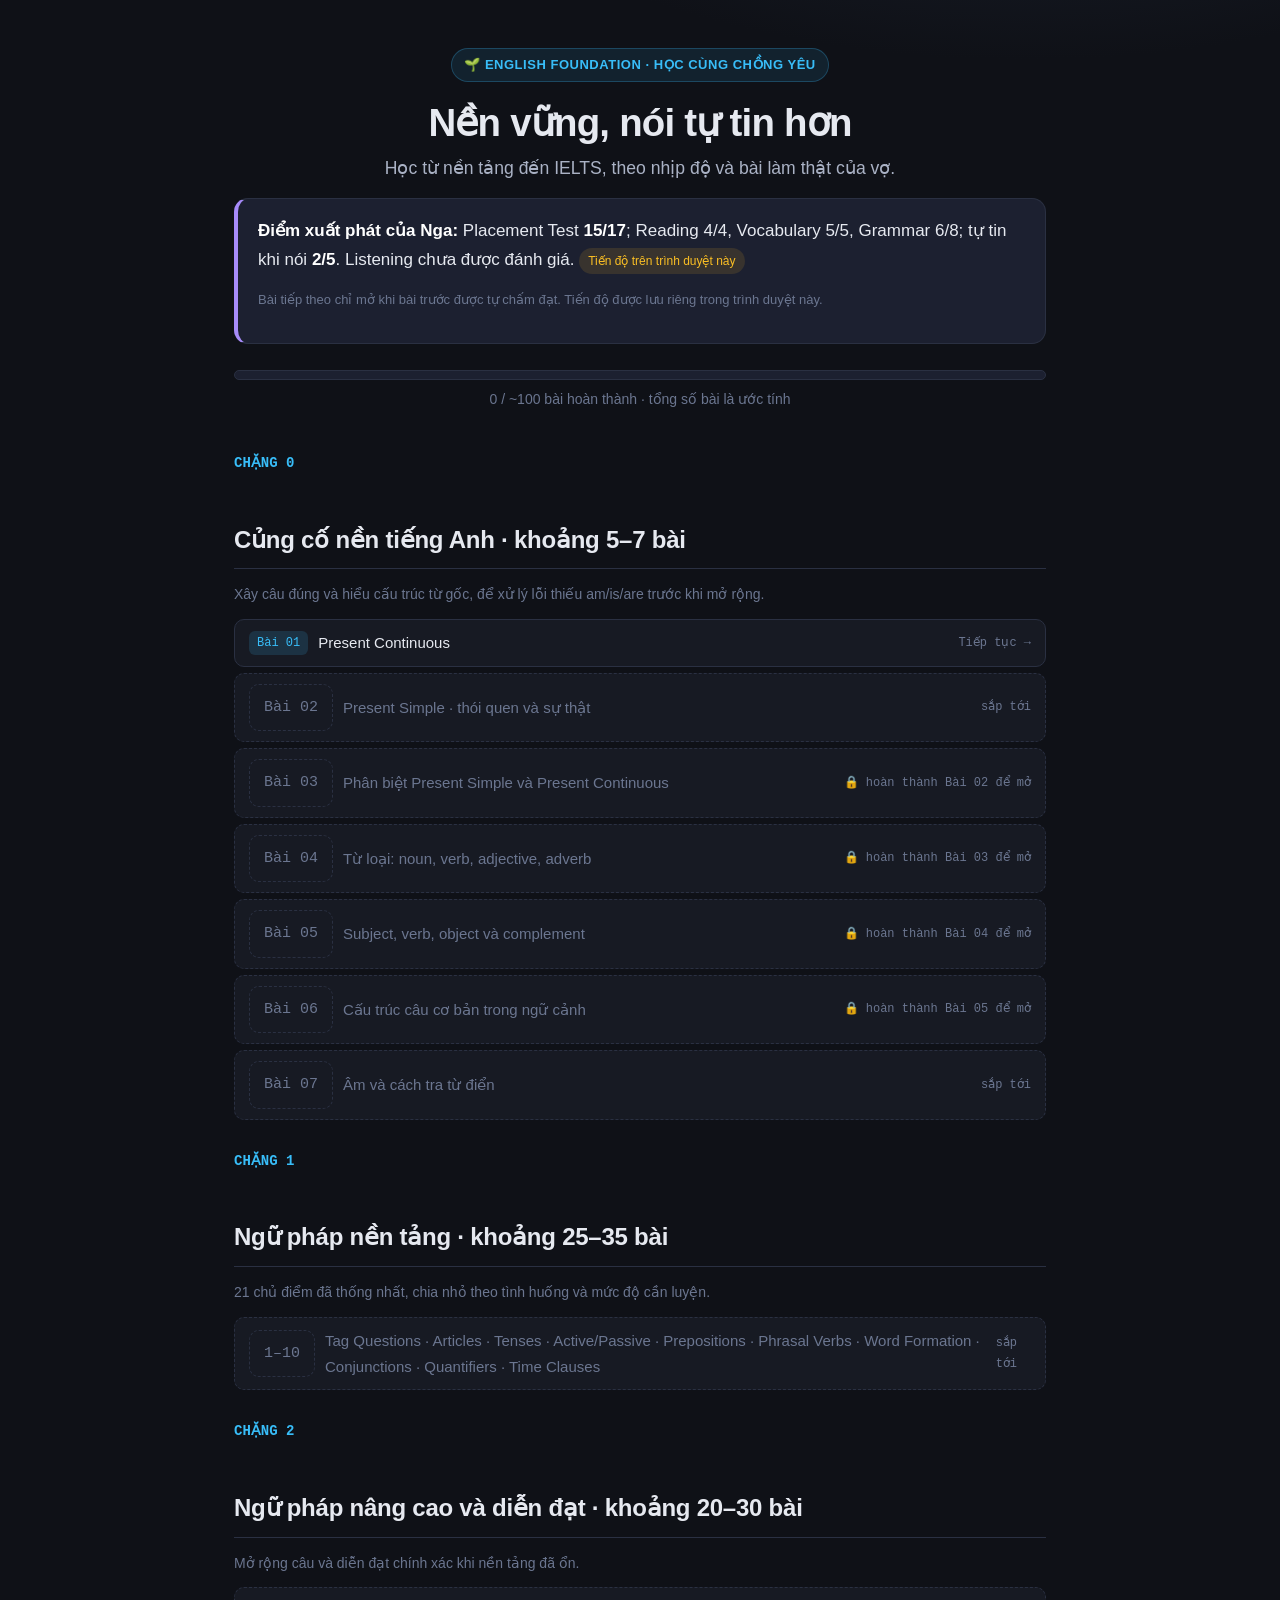
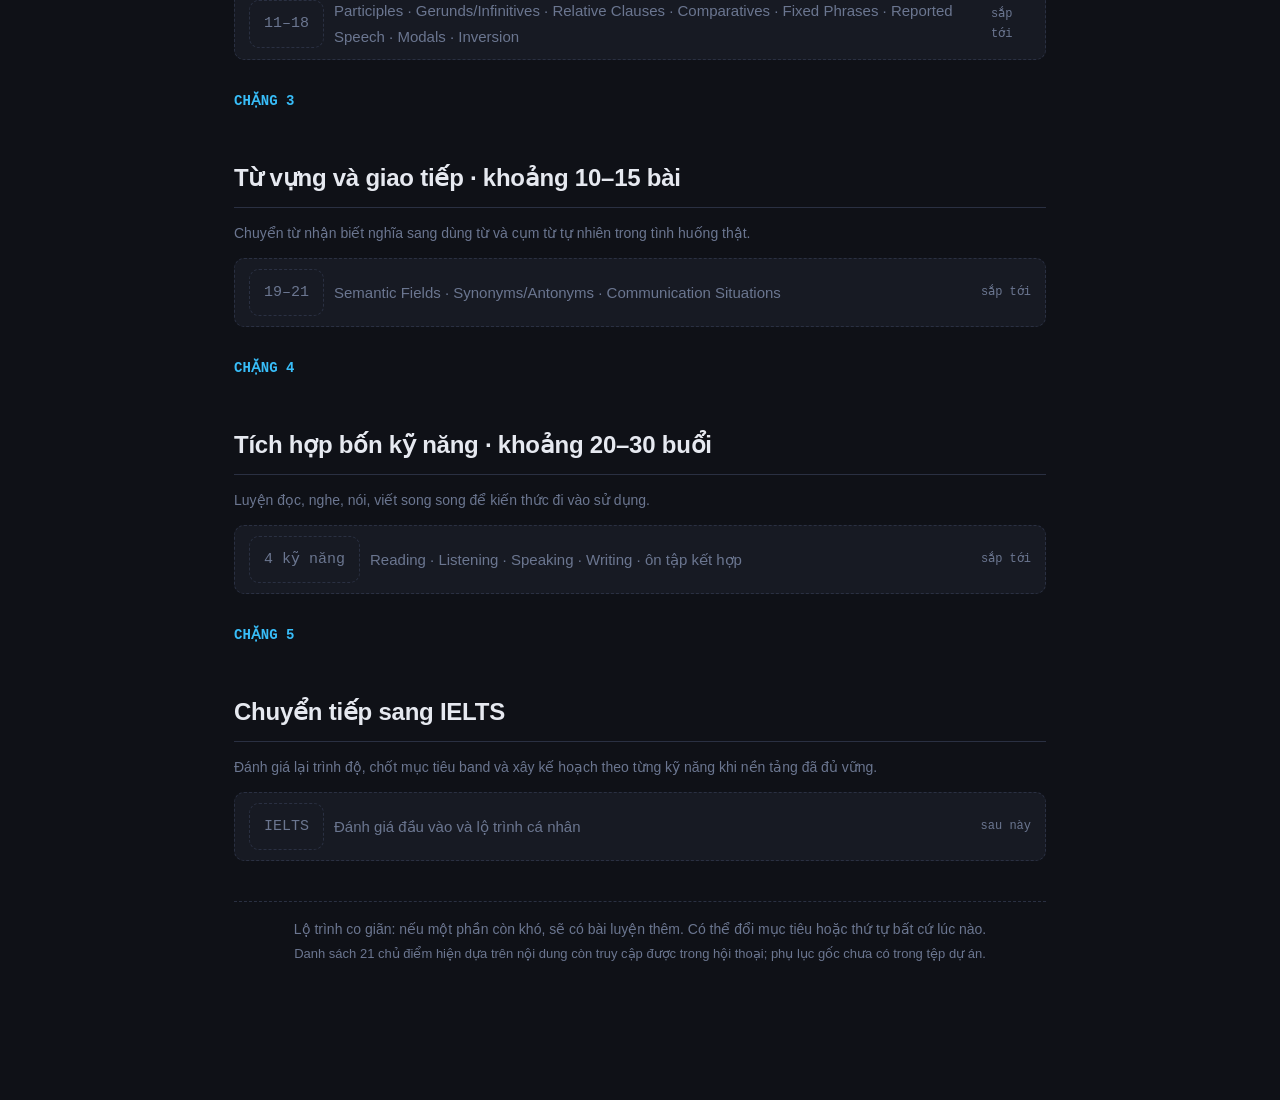
<file: index.html>
<!doctype html>
<html lang="vi">
  <head>
    <meta charset="utf-8" />
    <meta name="viewport" content="width=device-width,initial-scale=1" />
    <meta http-equiv="refresh" content="0; url=lessons/index.html" />
    <title>English Foundation · Học cùng chồng</title>
  </head>
  <body>
    <p>Đang mở <a href="lessons/index.html">lộ trình học tiếng Anh</a>…</p>
  </body>
</html>
</file>
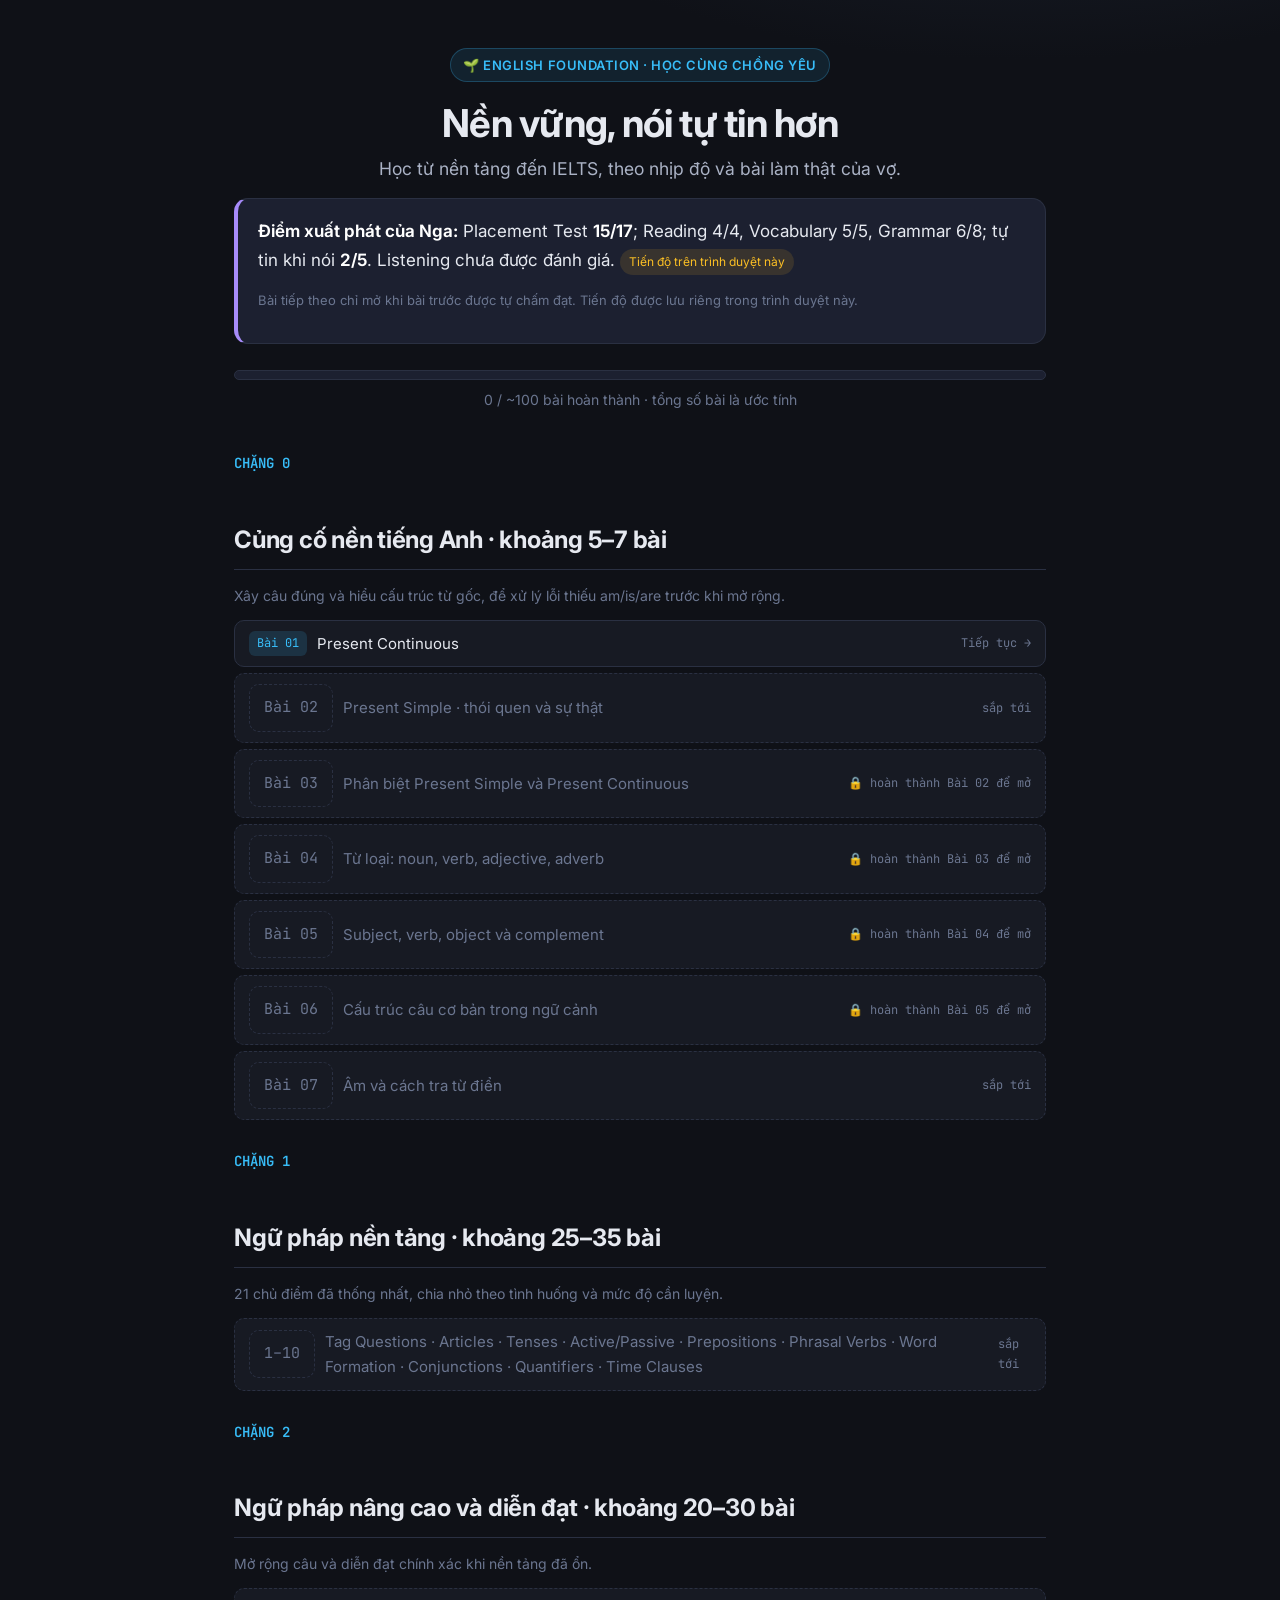
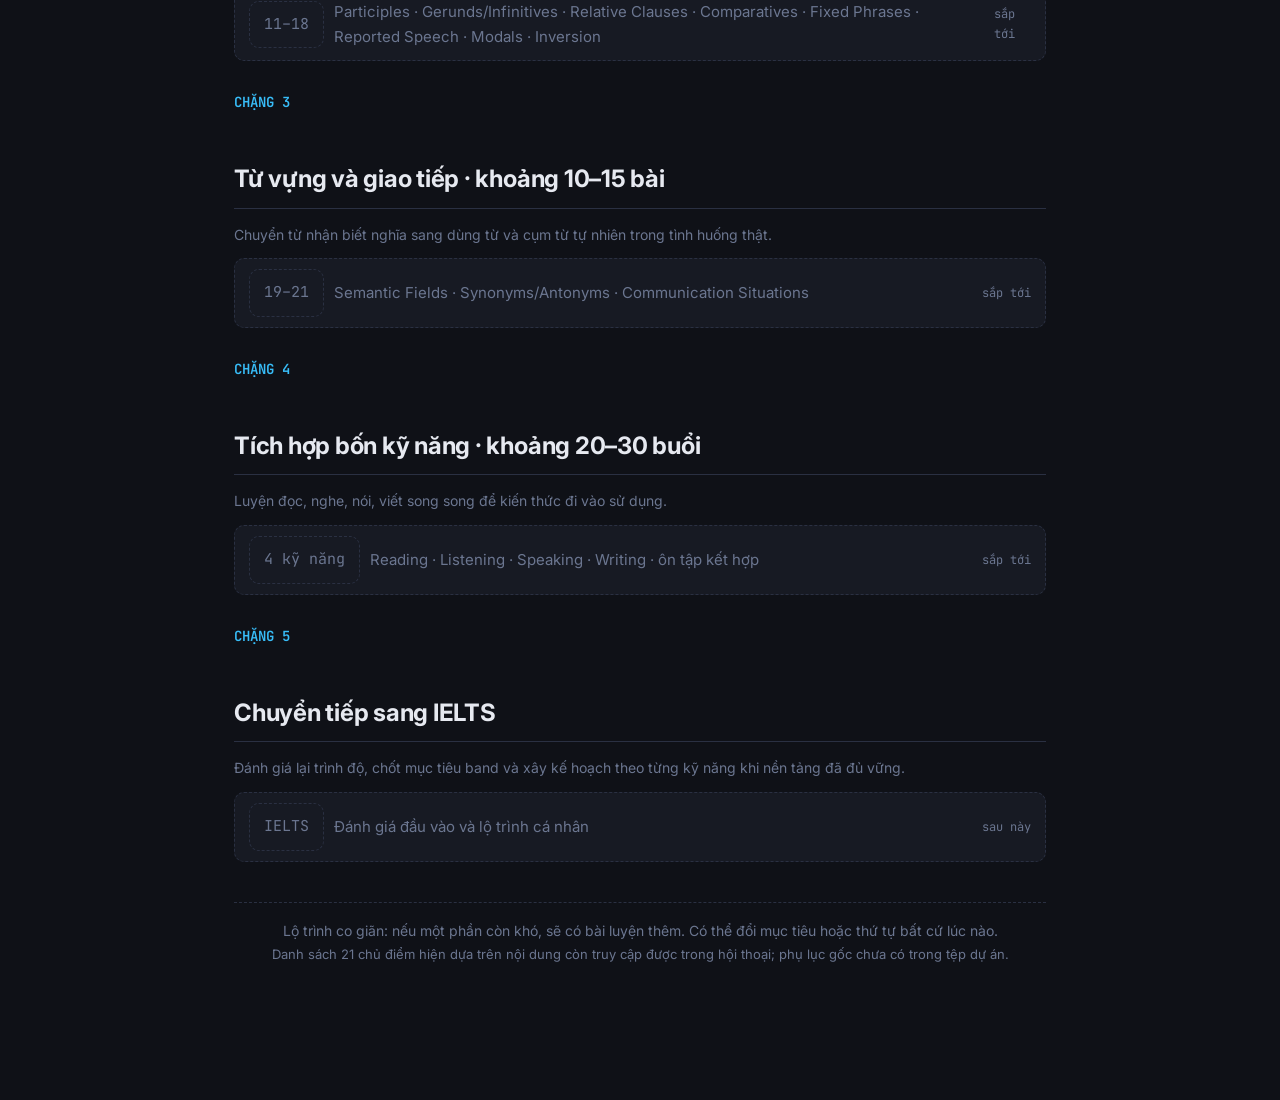
<file: lessons/index.html>
<!doctype html>
<html lang="vi">
  <head>
    <meta charset="UTF-8" />
    <meta name="viewport" content="width=device-width, initial-scale=1.0" />
    <title>English Foundation · Lộ trình của Nga</title>
    <link rel="preconnect" href="https://fonts.googleapis.com" />
    <link
      href="https://fonts.googleapis.com/css2?family=Inter:wght@400;500;600;700&family=JetBrains+Mono:wght@400;600&display=swap"
      rel="stylesheet"
    />
    <link rel="stylesheet" href="lesson.css" />
    <style>
      .hero {
        text-align: center;
        margin-bottom: 14px;
      }
      .hero h1 {
        font-size: 2.4rem;
      }
      .progress-wrap {
        margin: 26px 0 40px;
      }
      .progress-bar {
        height: 10px;
        background: var(--bg-card);
        border-radius: 999px;
        overflow: hidden;
        border: 1px solid var(--border);
      }
      .progress-fill {
        height: 100%;
        background: linear-gradient(90deg, var(--accent), var(--accent-2));
        border-radius: 999px;
        transition: width 0.3s;
      }
      .progress-label {
        text-align: center;
        color: var(--text-dim);
        font-size: 14px;
        margin-top: 8px;
      }
      .module {
        margin: 30px 0;
      }
      .module-head {
        display: flex;
        align-items: baseline;
        gap: 12px;
        margin-bottom: 4px;
      }
      .module-num {
        font-family: var(--mono);
        color: var(--accent);
        font-weight: 600;
        font-size: 14px;
      }
      .module-head h2 {
        border: none;
        margin: 14px 0 2px;
        padding: 0;
        font-size: 1.35rem;
      }
      .module-why {
        color: var(--text-dim);
        font-size: 14px;
        margin: 0 0 12px;
      }
      .lessons-list {
        list-style: none;
        padding: 0;
        margin: 0;
      }
      .lessons-list li {
        margin: 6px 0;
      }
      .lessons-list a,
      .lessons-list span.soon {
        display: flex;
        align-items: center;
        gap: 10px;
        padding: 10px 14px;
        border-radius: 10px;
        border: 1px solid var(--border);
        background: var(--bg-soft);
        font-size: 15px;
      }
      .lessons-list [hidden] {
        display: none !important;
      }
      .lessons-list a {
        color: var(--text);
      }
      .lessons-list a:hover {
        border-color: var(--accent);
        background: var(--bg-card);
      }
      .lessons-list span.soon {
        color: var(--text-dim);
        border-style: dashed;
      }
      .badge {
        font-family: var(--mono);
        font-size: 12px;
        padding: 2px 8px;
        border-radius: 6px;
        flex-shrink: 0;
      }
      .badge.done {
        background: rgba(74, 222, 128, 0.15);
        color: var(--green);
      }
      .badge.now {
        background: rgba(56, 189, 248, 0.15);
        color: var(--accent);
      }
      .badge.soon {
        background: #232838;
        color: var(--text-dim);
      }
      .lcount {
        margin-left: auto;
        font-size: 12px;
        color: var(--text-dim);
        font-family: var(--mono);
      }
      .intro-card {
        background: var(--bg-card);
        border: 1px solid var(--border);
        border-left: 4px solid var(--accent-2);
        border-radius: var(--radius);
        padding: 18px 20px;
        margin-bottom: 10px;
      }
      .status-pill {
        display: inline-flex;
        padding: 3px 9px;
        border-radius: 999px;
        background: rgba(251, 191, 36, 0.12);
        color: var(--amber);
        font-size: 12px;
      }
      .tiny {
        font-size: 13px;
        color: var(--text-dim);
      }
    </style>
  </head>
  <body>
    <div class="wrap">
      <div class="hero">
        <span class="lesson-tag"
          >🌱 English Foundation · Học cùng chồng yêu</span
        >
        <h1>Nền vững, nói tự tin hơn</h1>
        <p class="subtitle">
          Học từ nền tảng đến IELTS, theo nhịp độ và bài làm thật của vợ.
        </p>
      </div>
      <div class="intro-card">
        <strong>Điểm xuất phát của Nga:</strong> Placement Test
        <strong>15/17</strong>; Reading 4/4, Vocabulary 5/5, Grammar 6/8; tự tin
        khi nói <strong>2/5</strong>. Listening chưa được đánh giá.
        <span class="status-pill" id="lesson-status"
          >Tiến độ trên trình duyệt này</span
        >
        <p class="tiny">
          Bài tiếp theo chỉ mở khi bài trước được tự chấm đạt. Tiến độ được lưu
          riêng trong trình duyệt này.
        </p>
      </div>
      <div class="progress-wrap">
        <div class="progress-bar">
          <div class="progress-fill" id="progress" style="width: 0%"></div>
        </div>
        <div class="progress-label" id="progress-label">
          0 / ~100 bài hoàn thành · Bài 01 đang học
        </div>
      </div>
      <div class="module">
        <div class="module-head"><span class="module-num">CHẶNG 0</span></div>
        <h2>Củng cố nền tiếng Anh · khoảng 5–7 bài</h2>
        <p class="module-why">
          Xây câu đúng và hiểu cấu trúc từ gốc, để xử lý lỗi thiếu am/is/are
          trước khi mở rộng.
        </p>
        <ul class="lessons-list">
          <li>
            <a id="lesson01-link" href="0001-present-continuous.html"
              ><span class="badge now">Bài 01</span> Present Continuous
              <span class="lcount" id="attempt-status">Tiếp tục →</span></a
            >
          </li>
          <li>
            <span
              class="soon"
              data-href="0002-present-simple.html"
              data-requires="lesson01-present-continuous"
              ><span class="badge soon">Bài 02</span> Present Simple · thói quen
              và sự thật <span class="lcount">sắp tới</span></span
            >
          </li>
          <li>
            <span
              class="soon"
              data-href="0003-present-simple-continuous.html"
              data-requires="lesson02-present-simple"
              ><span class="badge soon">Bài 03</span> Phân biệt Present Simple
              và Present Continuous
              <span class="lcount">🔒 hoàn thành Bài 02 để mở</span></span
            >
          </li>
          <li>
            <span
              class="soon"
              data-href="0004-noun-verb-adjective-adverb.html"
              data-requires="lesson03-present-simple-continuous"
              ><span class="badge soon">Bài 04</span> Từ loại: noun, verb,
              adjective, adverb
              <span class="lcount">🔒 hoàn thành Bài 03 để mở</span></span
            >
          </li>
          <li>
            <span
              class="soon"
              data-href="0005-subject-verb-object-complement.html"
              data-requires="lesson04-noun-verb-adjective-adverb"
              ><span class="badge soon">Bài 05</span> Subject, verb, object và
              complement
              <span class="lcount">🔒 hoàn thành Bài 04 để mở</span></span
            >
          </li>
          <li>
            <span
              class="soon"
              data-href="0006-basic-sentence-in-context.html"
              data-requires="lesson05-subject-verb-object-complement"
              ><span class="badge soon">Bài 06</span> Cấu trúc câu cơ bản trong
              ngữ cảnh
              <span class="lcount">🔒 hoàn thành Bài 05 để mở</span></span
            >
          </li>
          <li>
            <span class="soon"
              ><span class="badge soon">Bài 07</span> Âm và cách tra từ điển
              <span class="lcount">sắp tới</span></span
            >
          </li>
        </ul>
      </div>
      <div class="module">
        <div class="module-head"><span class="module-num">CHẶNG 1</span></div>
        <h2>Ngữ pháp nền tảng · khoảng 25–35 bài</h2>
        <p class="module-why">
          21 chủ điểm đã thống nhất, chia nhỏ theo tình huống và mức độ cần
          luyện.
        </p>
        <ul class="lessons-list">
          <li>
            <span class="soon"
              ><span class="badge soon">1–10</span> Tag Questions · Articles ·
              Tenses · Active/Passive · Prepositions · Phrasal Verbs · Word
              Formation · Conjunctions · Quantifiers · Time Clauses
              <span class="lcount">sắp tới</span></span
            >
          </li>
        </ul>
      </div>
      <div class="module">
        <div class="module-head"><span class="module-num">CHẶNG 2</span></div>
        <h2>Ngữ pháp nâng cao và diễn đạt · khoảng 20–30 bài</h2>
        <p class="module-why">
          Mở rộng câu và diễn đạt chính xác khi nền tảng đã ổn.
        </p>
        <ul class="lessons-list">
          <li>
            <span class="soon"
              ><span class="badge soon">11–18</span> Participles ·
              Gerunds/Infinitives · Relative Clauses · Comparatives · Fixed
              Phrases · Reported Speech · Modals · Inversion
              <span class="lcount">sắp tới</span></span
            >
          </li>
        </ul>
      </div>
      <div class="module">
        <div class="module-head"><span class="module-num">CHẶNG 3</span></div>
        <h2>Từ vựng và giao tiếp · khoảng 10–15 bài</h2>
        <p class="module-why">
          Chuyển từ nhận biết nghĩa sang dùng từ và cụm từ tự nhiên trong tình
          huống thật.
        </p>
        <ul class="lessons-list">
          <li>
            <span class="soon"
              ><span class="badge soon">19–21</span> Semantic Fields ·
              Synonyms/Antonyms · Communication Situations
              <span class="lcount">sắp tới</span></span
            >
          </li>
        </ul>
      </div>
      <div class="module">
        <div class="module-head"><span class="module-num">CHẶNG 4</span></div>
        <h2>Tích hợp bốn kỹ năng · khoảng 20–30 buổi</h2>
        <p class="module-why">
          Luyện đọc, nghe, nói, viết song song để kiến thức đi vào sử dụng.
        </p>
        <ul class="lessons-list">
          <li>
            <span class="soon"
              ><span class="badge soon">4 kỹ năng</span> Reading · Listening ·
              Speaking · Writing · ôn tập kết hợp
              <span class="lcount">sắp tới</span></span
            >
          </li>
        </ul>
      </div>
      <div class="module">
        <div class="module-head"><span class="module-num">CHẶNG 5</span></div>
        <h2>Chuyển tiếp sang IELTS</h2>
        <p class="module-why">
          Đánh giá lại trình độ, chốt mục tiêu band và xây kế hoạch theo từng kỹ
          năng khi nền tảng đã đủ vững.
        </p>
        <ul class="lessons-list">
          <li>
            <span class="soon"
              ><span class="badge soon">IELTS</span> Đánh giá đầu vào và lộ
              trình cá nhân <span class="lcount">sau này</span></span
            >
          </li>
        </ul>
      </div>
      <p class="try-it" style="text-align: center; margin-top: 40px">
        Lộ trình co giãn: nếu một phần còn khó, sẽ có bài luyện thêm. Có thể đổi
        mục tiêu hoặc thứ tự bất cứ lúc nào.<br /><span class="tiny"
          >Danh sách 21 chủ điểm hiện dựa trên nội dung còn truy cập được trong
          hội thoại; phụ lục gốc chưa có trong tệp dự án.</span
        >
      </p>
    </div>
    <script>
      (() => {
        const STORAGE_KEY = "ielts-foundation-progress-v1";
        const TOTAL_LESSON_ESTIMATE = 100;
        const LESSON_01_ID = "lesson01-present-continuous";
        const LESSON_02_ID = "lesson02-present-simple";
        const LESSON_03_ID = "lesson03-present-simple-continuous";
        const LESSON_04_ID = "lesson04-noun-verb-adjective-adverb";
        const LESSON_05_ID = "lesson05-subject-verb-object-complement";
        const LESSON_06_ID = "lesson06-basic-sentence-in-context";

        function readProgress() {
          try {
            return JSON.parse(localStorage.getItem(STORAGE_KEY) || "{}");
          } catch {
            return {};
          }
        }

        function unlockNextLessons(completedLessonIds) {
          document
            .querySelectorAll(".lessons-list .soon[data-href][data-requires]")
            .forEach((lockedItem) => {
              if (!completedLessonIds.includes(lockedItem.dataset.requires))
                return;

              const link = document.createElement("a");
              link.href = lockedItem.dataset.href;
              link.setAttribute(
                "aria-label",
                "Mở " + lockedItem.querySelector(".badge").textContent,
              );

              const badge = lockedItem.querySelector(".badge");
              badge.classList.remove("soon");
              badge.classList.add("now");

              const label = lockedItem.querySelector(".lcount");
              if (label) label.textContent = "Tiếp tục →";

              while (lockedItem.firstChild)
                link.appendChild(lockedItem.firstChild);
              lockedItem.replaceWith(link);
            });
        }

        function renderProgress(progress, completedLessonIds) {
          const count = completedLessonIds.length;
          const percentage = Math.min(
            100,
            Math.round((count / TOTAL_LESSON_ESTIMATE) * 100),
          );
          const previousLesson = progress.lesson01 || {};
          const status = document.getElementById("lesson-status");
          const lessonOneLabel = document.getElementById("attempt-status");

          document.getElementById("progress").style.width = percentage + "%";
          document.getElementById("progress-label").textContent =
            count +
            " / ~" +
            TOTAL_LESSON_ESTIMATE +
            " bài hoàn thành · tổng số bài là ước tính";

          if (completedLessonIds.includes(LESSON_01_ID)) {
            lessonOneLabel.textContent = "Đã tự chấm đạt ✓";
            status.textContent = completedLessonIds.includes(LESSON_06_ID)
              ? "Bài 06 hoàn thành"
              : completedLessonIds.includes(LESSON_05_ID)
                ? "Bài 05 hoàn thành · Bài 06 đã mở"
                : completedLessonIds.includes(LESSON_04_ID)
                  ? "Bài 04 hoàn thành · Bài 05 đã mở"
                  : completedLessonIds.includes(LESSON_03_ID)
                    ? "Bài 03 hoàn thành · Bài 04 đã mở"
                    : completedLessonIds.includes(LESSON_02_ID)
                      ? "Bài 02 hoàn thành · Bài 03 đã mở"
                      : "Bài 01 hoàn thành";
            status.style.background = "rgba(74,222,128,.15)";
            status.style.color = "var(--green)";
          } else if (previousLesson.submitted) {
            lessonOneLabel.textContent = "Đã tự chấm · cần làm lại";
            status.textContent = "Bài 01 cần luyện tiếp";
          }
        }

        const progress = readProgress();
        const completedLessonIds = [
          ...new Set(progress.completedLessonIds || []),
        ];
        const previousLesson = progress.lesson01 || {};

        // Bổ sung ID cũ nếu bài trước đã được lưu hoàn thành theo cấu trúc tiến độ cũ.
        if (
          (previousLesson.completed || previousLesson.reviewedComplete) &&
          !completedLessonIds.includes(LESSON_01_ID)
        ) {
          completedLessonIds.push(LESSON_01_ID);
        }

        progress.completedLessonIds = completedLessonIds;
        localStorage.setItem(STORAGE_KEY, JSON.stringify(progress));

        unlockNextLessons(completedLessonIds);
        renderProgress(progress, completedLessonIds);
      })();
    </script>
  </body>
</html>
</file>
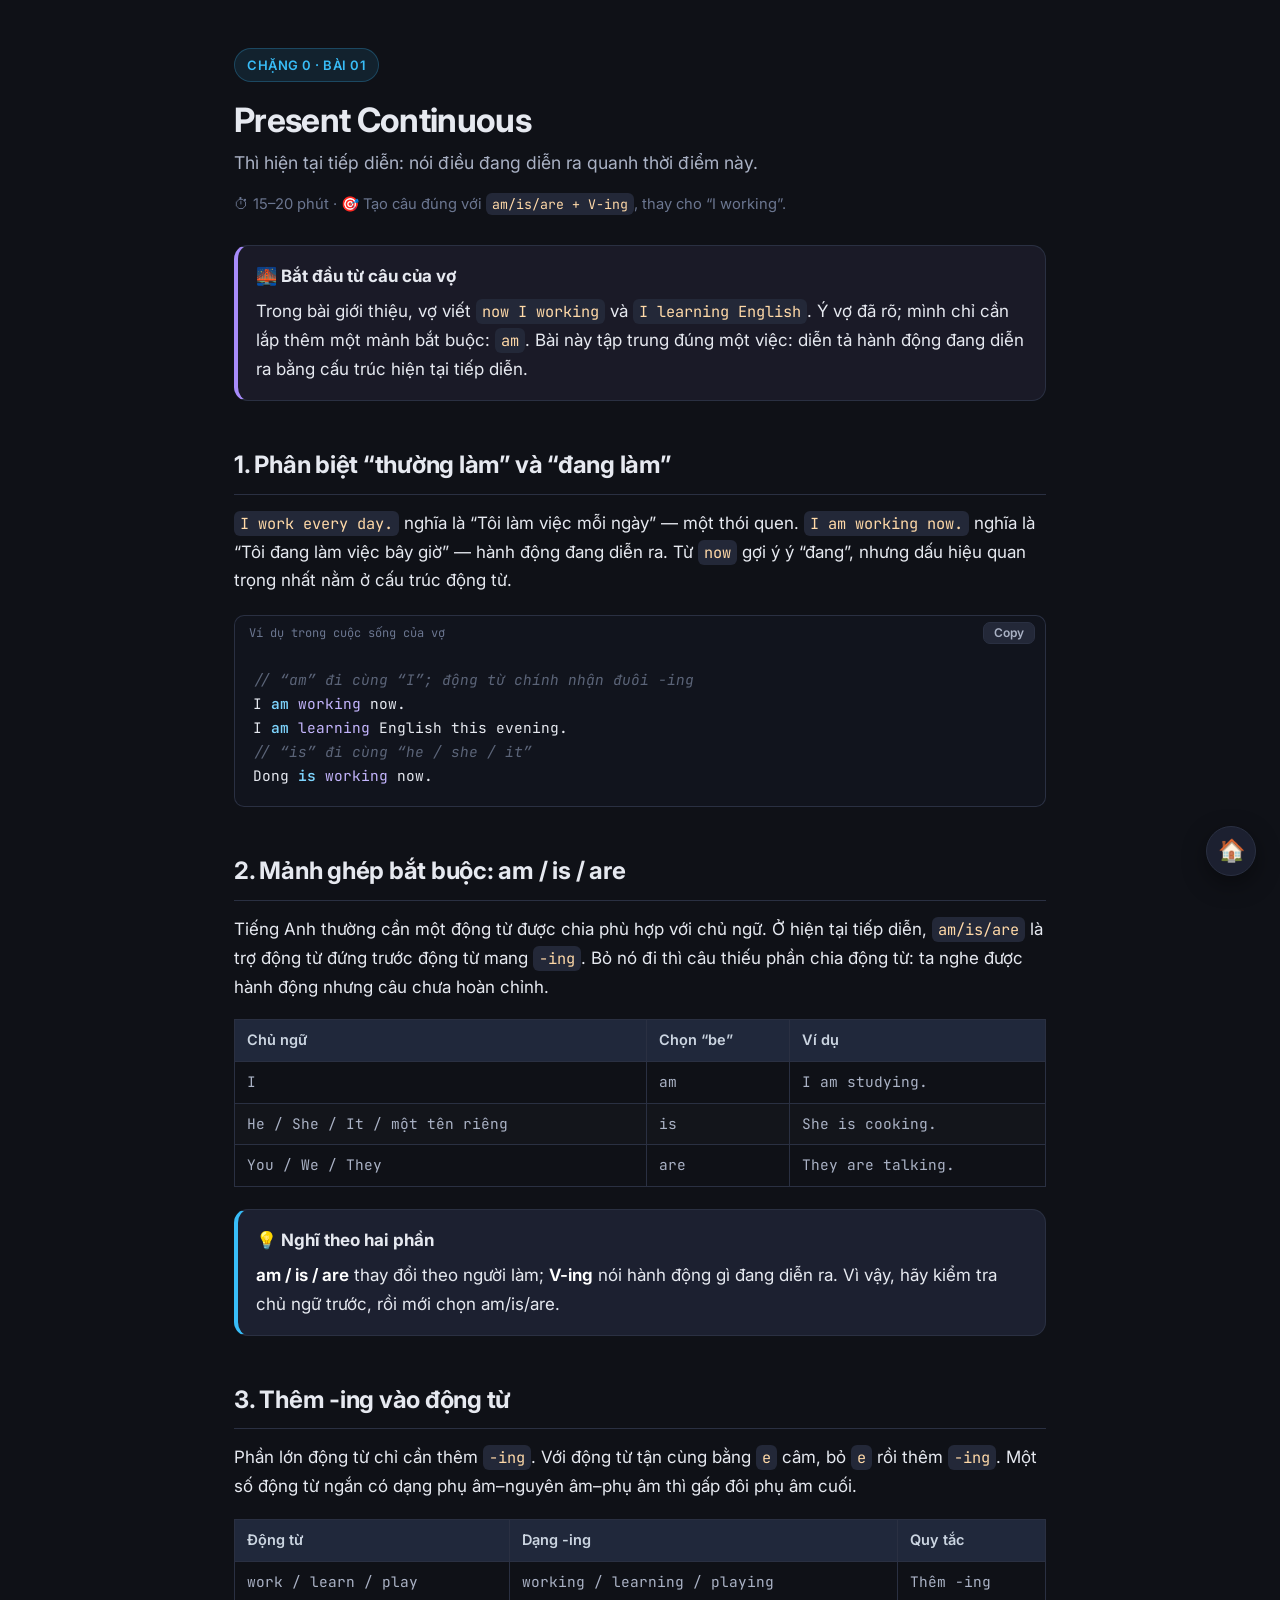
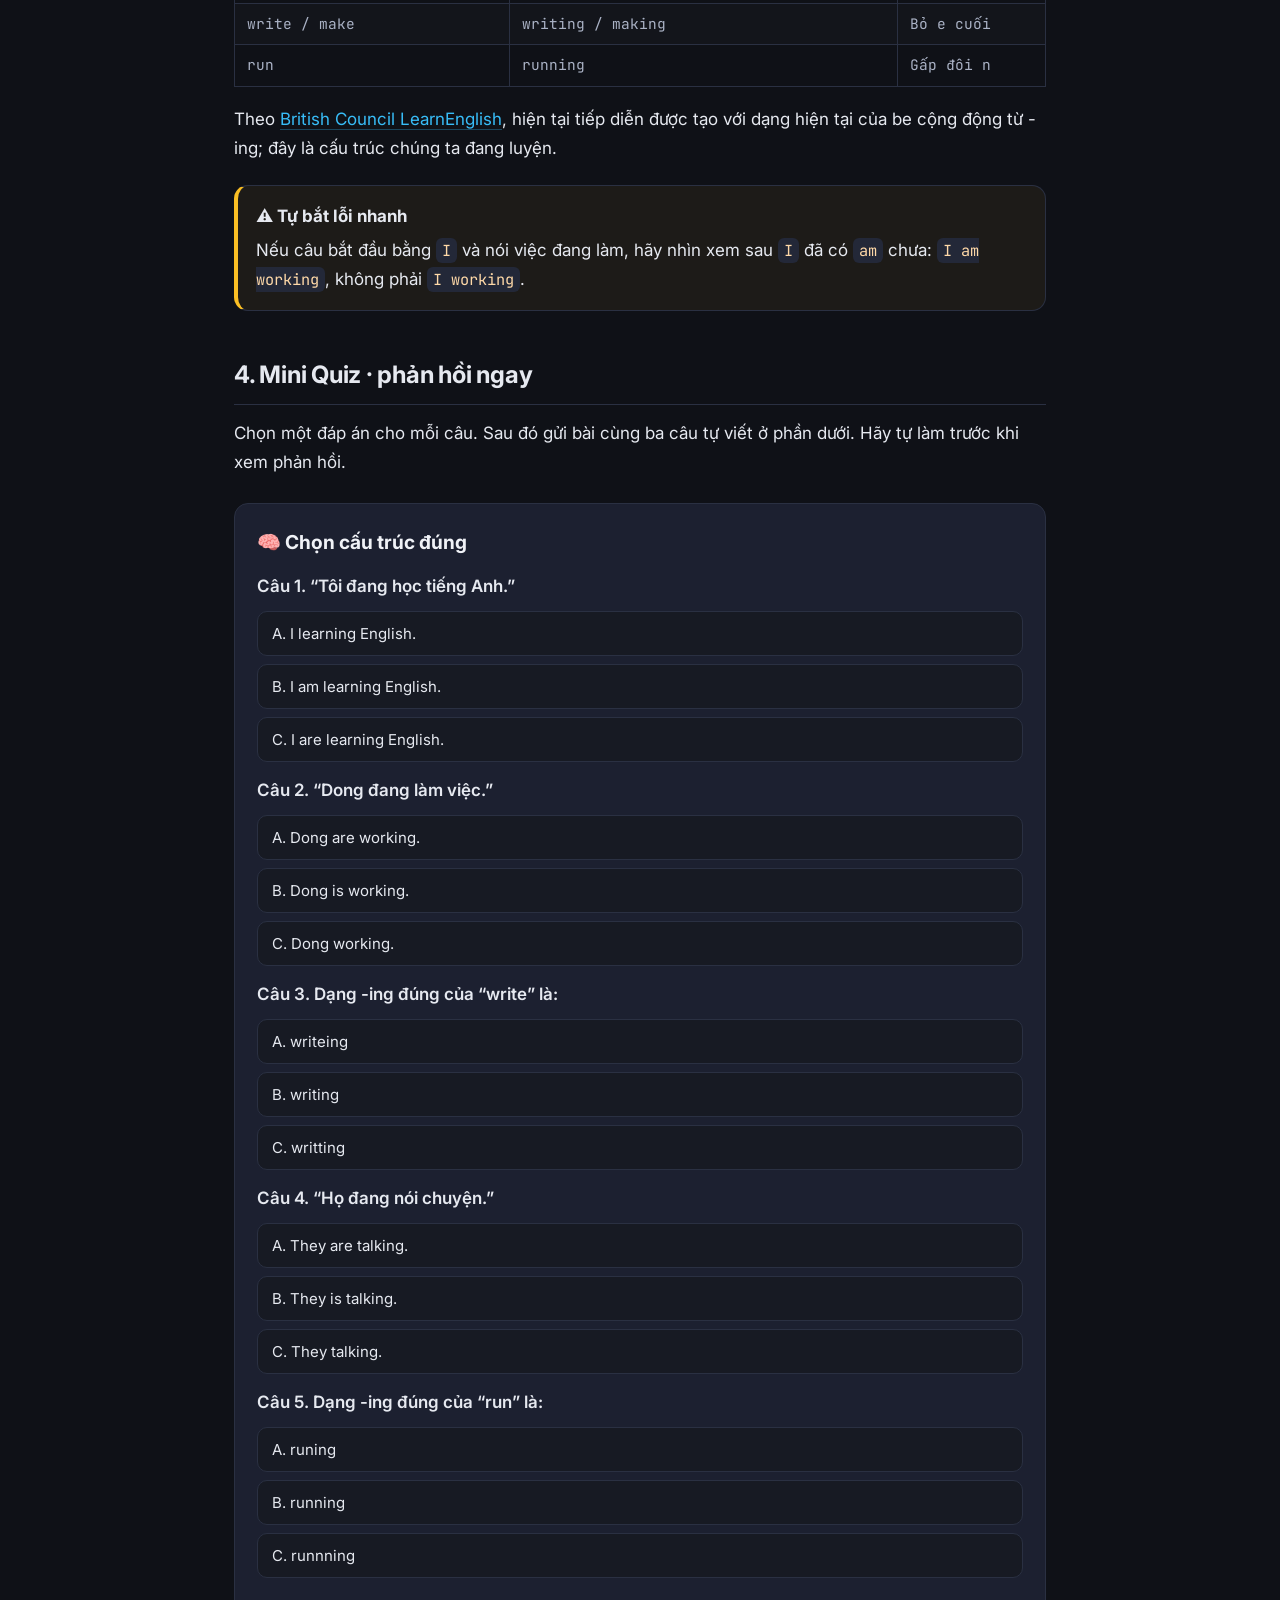
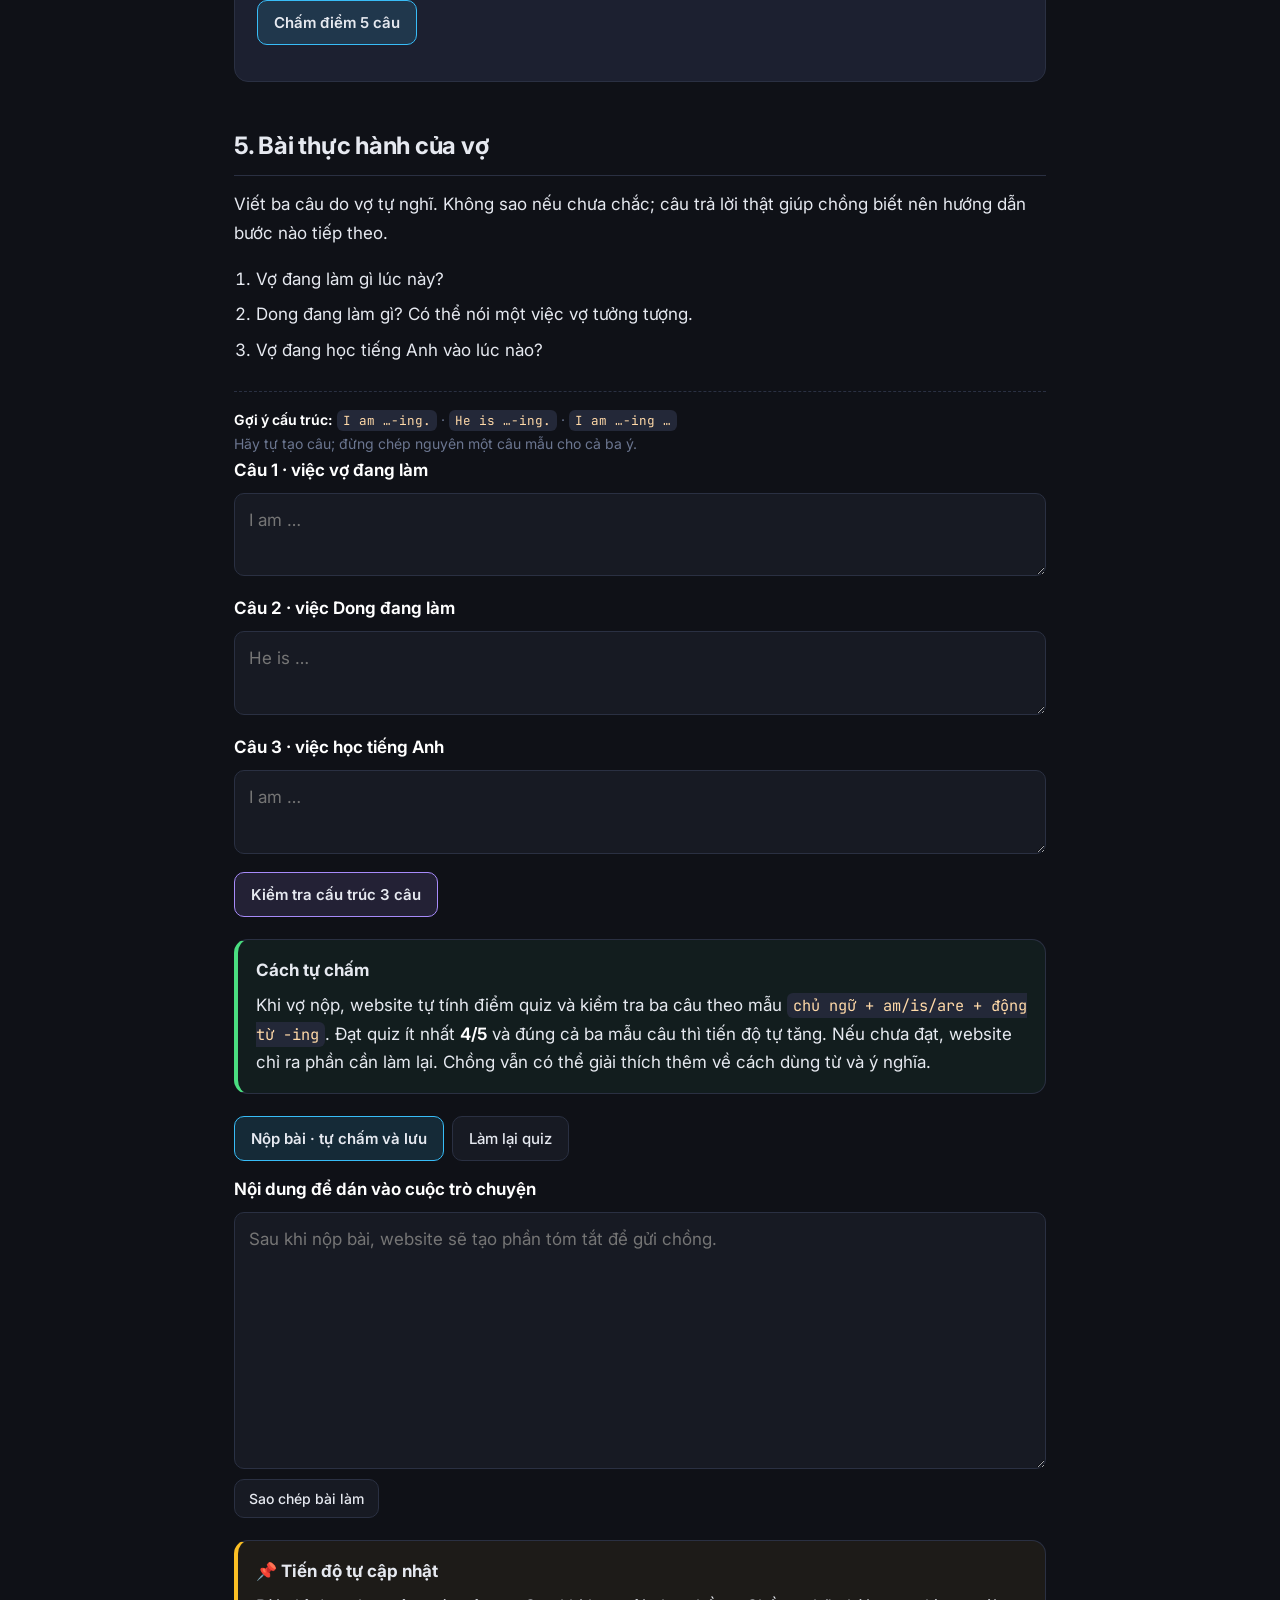
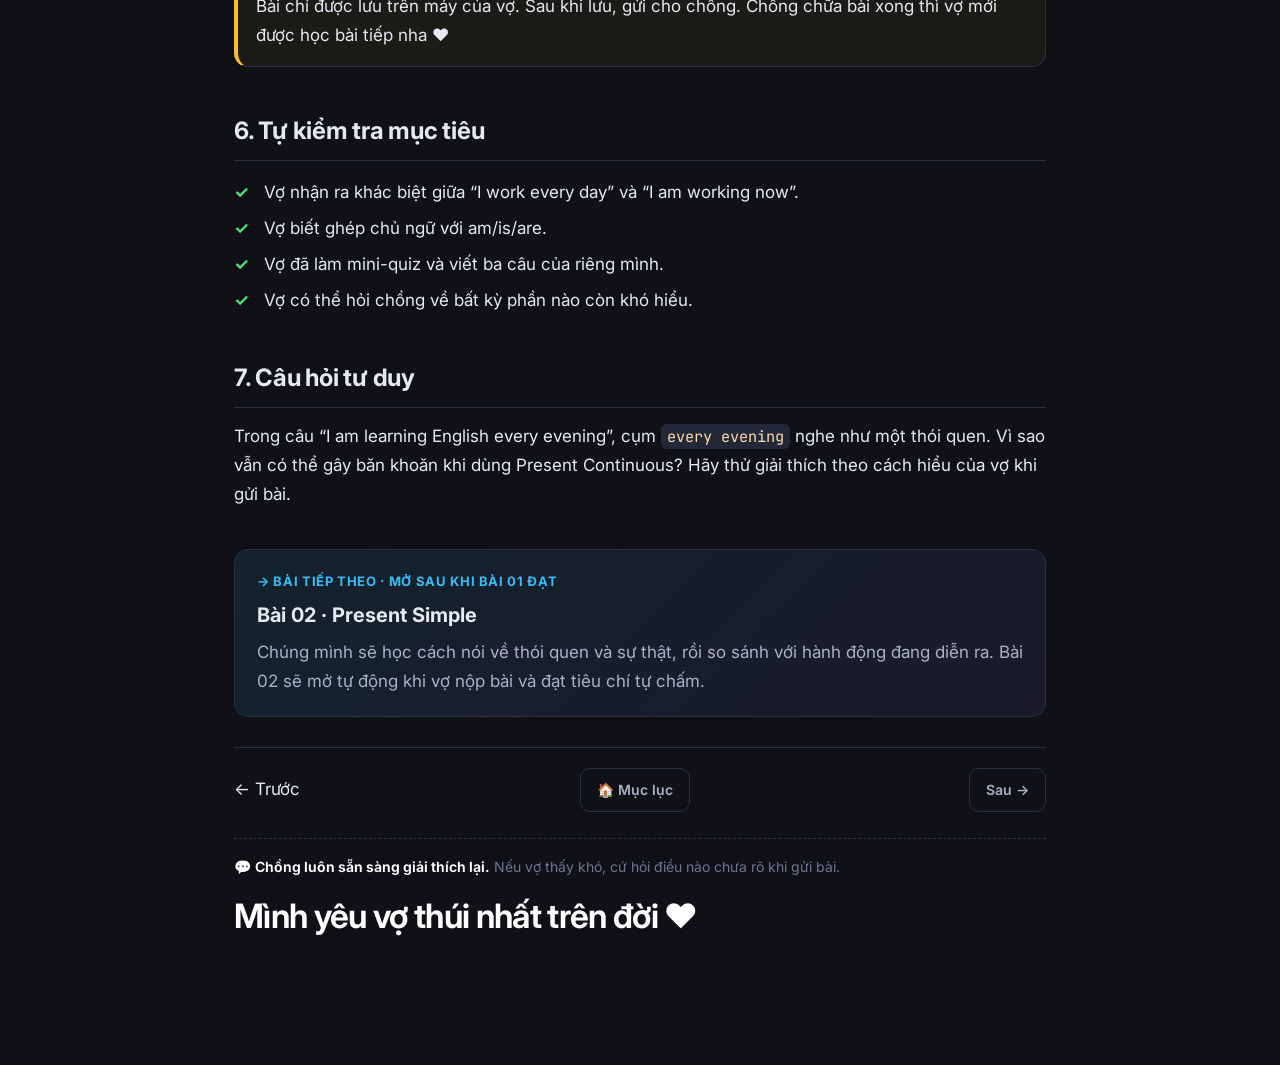
<file: lessons/0001-present-continuous.html>
<!doctype html>
<html lang="vi">
  <head>
    <meta charset="UTF-8" />
    <meta name="viewport" content="width=device-width, initial-scale=1.0" />
    <title>Bài 01 · Present Continuous</title>
    <link rel="preconnect" href="https://fonts.googleapis.com" />
    <link
      href="https://fonts.googleapis.com/css2?family=Inter:wght@400;500;600;700&family=JetBrains+Mono:wght@400;600&display=swap"
      rel="stylesheet"
    />
    <link rel="stylesheet" href="lesson.css" />
  </head>
  <body>
    <div class="wrap">
      <span class="lesson-tag">Chặng 0 · Bài 01</span>
      <h1>Present Continuous</h1>
      <p class="subtitle">
        Thì hiện tại tiếp diễn: nói điều đang diễn ra quanh thời điểm này.
      </p>
      <p class="meta-line">
        ⏱ 15–20 phút · 🎯 Tạo câu đúng với <code>am/is/are + V-ing</code>, thay
        cho “I working”.
      </p>
      <div class="callout bridge">
        <div class="ct">🌉 Bắt đầu từ câu của vợ</div>
        <p>
          Trong bài giới thiệu, vợ viết <code>now I working</code> và
          <code>I learning English</code>. Ý vợ đã rõ; mình chỉ cần lắp thêm một
          mảnh bắt buộc: <code>am</code>. Bài này tập trung đúng một việc: diễn
          tả hành động đang diễn ra bằng cấu trúc hiện tại tiếp diễn.
        </p>
      </div>
      <h2>1. Phân biệt “thường làm” và “đang làm”</h2>
      <p>
        <code>I work every day.</code> nghĩa là “Tôi làm việc mỗi ngày” — một
        thói quen. <code>I am working now.</code> nghĩa là “Tôi đang làm việc
        bây giờ” — hành động đang diễn ra. Từ <code>now</code> gợi ý ý “đang”,
        nhưng dấu hiệu quan trọng nhất nằm ở cấu trúc động từ.
      </p>
      <div class="code-block">
        <span class="code-label">Ví dụ trong cuộc sống của vợ</span>
        <pre><code><span class="cmt">// “am” đi cùng “I”; động từ chính nhận đuôi -ing</span>
I <span class="kw">am</span> <span class="fn">working</span> now.
I <span class="kw">am</span> <span class="fn">learning</span> English this evening.
<span class="cmt">// “is” đi cùng “he / she / it”</span>
Dong <span class="kw">is</span> <span class="fn">working</span> now.</code></pre>
      </div>
      <h2>2. Mảnh ghép bắt buộc: am / is / are</h2>
      <p>
        Tiếng Anh thường cần một động từ được chia phù hợp với chủ ngữ. Ở hiện
        tại tiếp diễn, <code>am/is/are</code> là trợ động từ đứng trước động từ
        mang <code>-ing</code>. Bỏ nó đi thì câu thiếu phần chia động từ: ta
        nghe được hành động nhưng câu chưa hoàn chỉnh.
      </p>
      <table class="data">
        <thead>
          <tr>
            <th>Chủ ngữ</th>
            <th>Chọn “be”</th>
            <th>Ví dụ</th>
          </tr>
        </thead>
        <tbody>
          <tr>
            <td>I</td>
            <td>am</td>
            <td>I am studying.</td>
          </tr>
          <tr>
            <td>He / She / It / một tên riêng</td>
            <td>is</td>
            <td>She is cooking.</td>
          </tr>
          <tr>
            <td>You / We / They</td>
            <td>are</td>
            <td>They are talking.</td>
          </tr>
        </tbody>
      </table>
      <div class="callout why">
        <div class="ct">💡 Nghĩ theo hai phần</div>
        <p>
          <strong>am / is / are</strong> thay đổi theo người làm;
          <strong>V-ing</strong> nói hành động gì đang diễn ra. Vì vậy, hãy kiểm
          tra chủ ngữ trước, rồi mới chọn am/is/are.
        </p>
      </div>
      <h2>3. Thêm -ing vào động từ</h2>
      <p>
        Phần lớn động từ chỉ cần thêm <code>-ing</code>. Với động từ tận cùng
        bằng <code>e</code> câm, bỏ <code>e</code> rồi thêm <code>-ing</code>.
        Một số động từ ngắn có dạng phụ âm–nguyên âm–phụ âm thì gấp đôi phụ âm
        cuối.
      </p>
      <table class="data">
        <thead>
          <tr>
            <th>Động từ</th>
            <th>Dạng -ing</th>
            <th>Quy tắc</th>
          </tr>
        </thead>
        <tbody>
          <tr>
            <td>work / learn / play</td>
            <td>working / learning / playing</td>
            <td>Thêm -ing</td>
          </tr>
          <tr>
            <td>write / make</td>
            <td>writing / making</td>
            <td>Bỏ e cuối</td>
          </tr>
          <tr>
            <td>run</td>
            <td>running</td>
            <td>Gấp đôi n</td>
          </tr>
        </tbody>
      </table>
      <p>
        Theo
        <a
          href="https://learnenglish.britishcouncil.org/free-resources/grammar/english-grammar-reference/present-continuous"
          target="_blank"
          rel="noreferrer"
          >British Council LearnEnglish</a
        >, hiện tại tiếp diễn được tạo với dạng hiện tại của <vợ>be</vợ> cộng
        động từ <vợ>-ing</vợ>; đây là cấu trúc chúng ta đang luyện.
      </p>
      <div class="callout warn">
        <div class="ct">⚠️ Tự bắt lỗi nhanh</div>
        <p>
          Nếu câu bắt đầu bằng <code>I</code> và nói việc đang làm, hãy nhìn xem
          sau <code>I</code> đã có <code>am</code> chưa:
          <code>I am working</code>, không phải <code>I working</code>.
        </p>
      </div>
      <h2>4. Mini Quiz · phản hồi ngay</h2>
      <p>
        Chọn một đáp án cho mỗi câu. Sau đó gửi bài cùng ba câu tự viết ở phần
        dưới. Hãy tự làm trước khi xem phản hồi.
      </p>
      <div class="quiz">
        <h3>🧠 Chọn cấu trúc đúng</h3>
        <div class="q">Câu 1. “Tôi đang học tiếng Anh.”</div>
        <button
          class="opt"
          data-correct="false"
          data-explain="Thiếu trợ động từ am. Hãy nhớ mẫu I + am + V-ing."
        >
          A. I learning English.</button
        ><button
          class="opt"
          data-correct="true"
          data-explain="Đúng: I đi với am, rồi đến learning."
        >
          B. I am learning English.</button
        ><button
          class="opt"
          data-correct="false"
          data-explain="Are không đi với chủ ngữ I trong mẫu này."
        >
          C. I are learning English.
        </button>
        <div class="feedback"></div>
        <div class="q">Câu 2. “Dong đang làm việc.”</div>
        <button
          class="opt"
          data-correct="false"
          data-explain="Với một tên người số ít, dùng is."
        >
          A. Dong are working.</button
        ><button
          class="opt"
          data-correct="true"
          data-explain="Đúng: Dong là một người nên đi với is."
        >
          B. Dong is working.</button
        ><button
          class="opt"
          data-correct="false"
          data-explain="Không bỏ trợ động từ; cần is trước working."
        >
          C. Dong working.
        </button>
        <div class="feedback"></div>
        <div class="q">Câu 3. Dạng -ing đúng của “write” là:</div>
        <button
          class="opt"
          data-correct="false"
          data-explain="Giữ e rồi thêm ing là sai với quy tắc này."
        >
          A. writeing</button
        ><button
          class="opt"
          data-correct="true"
          data-explain="Đúng: bỏ e cuối rồi thêm -ing → writing."
        >
          B. writing</button
        ><button
          class="opt"
          data-correct="false"
          data-explain="Không bỏ cả e lẫn t; dạng chuẩn là writing."
        >
          C. writting
        </button>
        <div class="feedback"></div>
        <div class="q">Câu 4. “Họ đang nói chuyện.”</div>
        <button
          class="opt"
          data-correct="true"
          data-explain="Đúng: They đi với are."
        >
          A. They are talking.</button
        ><button
          class="opt"
          data-correct="false"
          data-explain="Is dùng với he/she/it hoặc một người/vật số ít."
        >
          B. They is talking.</button
        ><button
          class="opt"
          data-correct="false"
          data-explain="Câu tiếp diễn cần trợ động từ are."
        >
          C. They talking.
        </button>
        <div class="feedback"></div>
        <div class="q">Câu 5. Dạng -ing đúng của “run” là:</div>
        <button
          class="opt"
          data-correct="false"
          data-explain="Với run, cần gấp đôi n trước khi thêm -ing."
        >
          A. runing</button
        ><button
          class="opt"
          data-correct="true"
          data-explain="Đúng: run → running, gấp đôi n cuối."
        >
          B. running</button
        ><button
          class="opt"
          data-correct="false"
          data-explain="Động từ không nhận thêm một chữ r."
        >
          C. runnning
        </button>
        <div class="feedback"></div>
        <button
          id="check-quiz"
          type="button"
          style="
            margin-top: 14px;
            padding: 12px 16px;
            border: 1px solid #38bdf8;
            border-radius: 10px;
            background: rgba(56, 189, 248, 0.14);
            color: #e6e9f0;
            font:
              600 15px Inter,
              sans-serif;
            cursor: pointer;
          "
        >
          Chấm điểm 5 câu
        </button>
        <p id="quiz-result" role="status" aria-live="polite"></p>
      </div>
      <h2>5. Bài thực hành của vợ</h2>
      <p>
        Viết ba câu do vợ tự nghĩ. Không sao nếu chưa chắc; câu trả lời thật
        giúp chồng biết nên hướng dẫn bước nào tiếp theo.
      </p>
      <ol>
        <li>Vợ đang làm gì lúc này?</li>
        <li>Dong đang làm gì? Có thể nói một việc vợ tưởng tượng.</li>
        <li>Vợ đang học tiếng Anh vào lúc nào?</li>
      </ol>
      <div class="try-it">
        <strong>Gợi ý cấu trúc:</strong> <code>I am …-ing.</code> ·
        <code>He is …-ing.</code> · <code>I am …-ing …</code><br />Hãy tự tạo
        câu; đừng chép nguyên một câu mẫu cho cả ba ý.
      </div>
      <form id="lesson-form">
        <label for="sentence1"><strong>Câu 1 · việc vợ đang làm</strong></label
        ><textarea
          id="sentence1"
          rows="2"
          placeholder="I am …"
          required
          style="
            display: block;
            width: 100%;
            margin: 8px 0 18px;
            padding: 12px 14px;
            border: 1px solid #2a3042;
            border-radius: 10px;
            background: #171a23;
            color: #e6e9f0;
            font: inherit;
          "
        ></textarea
        ><label for="sentence2"
          ><strong>Câu 2 · việc Dong đang làm</strong></label
        ><textarea
          id="sentence2"
          rows="2"
          placeholder="He is …"
          required
          style="
            display: block;
            width: 100%;
            margin: 8px 0 18px;
            padding: 12px 14px;
            border: 1px solid #2a3042;
            border-radius: 10px;
            background: #171a23;
            color: #e6e9f0;
            font: inherit;
          "
        ></textarea
        ><label for="sentence3"
          ><strong>Câu 3 · việc học tiếng Anh</strong></label
        ><textarea
          id="sentence3"
          rows="2"
          placeholder="I am …"
          required
          style="
            display: block;
            width: 100%;
            margin: 8px 0 18px;
            padding: 12px 14px;
            border: 1px solid #2a3042;
            border-radius: 10px;
            background: #171a23;
            color: #e6e9f0;
            font: inherit;
          "
        ></textarea
        ><button
          id="check-writing"
          type="button"
          style="
            padding: 12px 16px;
            border: 1px solid #a78bfa;
            border-radius: 10px;
            background: rgba(167, 139, 250, 0.13);
            color: #e6e9f0;
            font:
              600 15px Inter,
              sans-serif;
            cursor: pointer;
          "
        >
          Kiểm tra cấu trúc 3 câu
        </button>
        <p id="writing-result" role="status" aria-live="polite"></p>
        <div class="callout tip">
          <div class="ct">Cách tự chấm</div>
          <p>
            Khi vợ nộp, website tự tính điểm quiz và kiểm tra ba câu theo mẫu
            <code>chủ ngữ + am/is/are + động từ -ing</code>. Đạt quiz ít nhất
            <strong>4/5</strong> và đúng cả ba mẫu câu thì tiến độ tự tăng. Nếu
            chưa đạt, website chỉ ra phần cần làm lại. Chồng vẫn có thể giải
            thích thêm về cách dùng từ và ý nghĩa.
          </p>
        </div>
        <button
          type="submit"
          style="
            padding: 12px 16px;
            border: 1px solid #38bdf8;
            border-radius: 10px;
            background: rgba(56, 189, 248, 0.14);
            color: #e6e9f0;
            font:
              600 15px Inter,
              sans-serif;
            cursor: pointer;
          "
        >
          Nộp bài · tự chấm và lưu</button
        ><button
          id="retry-quiz"
          type="button"
          style="
            margin-left: 8px;
            padding: 12px 16px;
            border: 1px solid #2a3042;
            border-radius: 10px;
            background: #171a23;
            color: #e6e9f0;
            font:
              500 15px Inter,
              sans-serif;
            cursor: pointer;
          "
        >
          Làm lại quiz
        </button>
        <p
          id="submit-feedback"
          class="feedback"
          role="status"
          aria-live="polite"
        ></p>
        <label for="share-output"
          ><strong>Nội dung để dán vào cuộc trò chuyện</strong></label
        ><textarea
          id="share-output"
          rows="8"
          readonly
          placeholder="Sau khi nộp bài, website sẽ tạo phần tóm tắt để gửi chồng."
          style="
            display: block;
            width: 100%;
            margin: 8px 0 10px;
            padding: 12px 14px;
            border: 1px solid #2a3042;
            border-radius: 10px;
            background: #171a23;
            color: #e6e9f0;
            font: inherit;
          "
        ></textarea
        ><button
          id="copy-submission"
          type="button"
          style="
            padding: 10px 14px;
            border: 1px solid #2a3042;
            border-radius: 10px;
            background: #171a23;
            color: #e6e9f0;
            font:
              500 14px Inter,
              sans-serif;
            cursor: pointer;
          "
        >
          Sao chép bài làm
        </button>
      </form>
      <div class="callout warn">
        <div class="ct">📌 Tiến độ tự cập nhật</div>
        <p>
          Bài chỉ được lưu trên máy của vợ. Sau khi lưu, gửi cho chồng. Chồng
          chữa bài xong thì vợ mới được học bài tiếp nha ❤️
        </p>
      </div>
      <h2>6. Tự kiểm tra mục tiêu</h2>
      <ul class="checklist">
        <li>
          Vợ nhận ra khác biệt giữa “I work every day” và “I am working now”.
        </li>
        <li>Vợ biết ghép chủ ngữ với am/is/are.</li>
        <li>Vợ đã làm mini-quiz và viết ba câu của riêng mình.</li>
        <li>Vợ có thể hỏi chồng về bất kỳ phần nào còn khó hiểu.</li>
      </ul>
      <h2>7. Câu hỏi tư duy</h2>
      <p>
        Trong câu “I am learning English every evening”, cụm
        <code>every evening</code> nghe như một thói quen. Vì sao vẫn có thể gây
        băn khoăn khi dùng Present Continuous? Hãy thử giải thích theo cách hiểu
        của vợ khi gửi bài.
      </p>
      <div class="next-box">
        <div class="nl">→ Bài tiếp theo · mở sau khi Bài 01 đạt</div>
        <div class="nt">Bài 02 · Present Simple</div>
        <p class="nd">
          Chúng mình sẽ học cách nói về thói quen và sự thật, rồi so sánh với
          hành động đang diễn ra. Bài 02 sẽ mở tự động khi vợ nộp bài và đạt
          tiêu chí tự chấm.
        </p>
      </div>
      <div class="navbar">
        <span class="disabled">← Trước</span><a href="index.html">🏠 Mục lục</a
        ><a href="0002-present-simple.html">Sau →</a>
      </div>
      <p class="try-it">
        💬 <strong>Chồng luôn sẵn sàng giải thích lại.</strong> Nếu vợ thấy khó,
        cứ hỏi điều nào chưa rõ khi gửi bài.
      </p>
      <h1><strong>Mình yêu vợ thúi nhất trên đời ❤️</strong></h1>
    </div>
    <script src="lesson-enhance.js"></script>
    <script>
      (() => {
        const KEY = "ielts-foundation-progress-v1",
          form = document.getElementById("lesson-form"),
          feedback = document.getElementById("submit-feedback"),
          share = document.getElementById("share-output");
        let state = {};
        try {
          state = JSON.parse(localStorage.getItem(KEY) || "{}");
        } catch {}
        let saved = state.lesson01 || {};
        [1, 2, 3].forEach((i) => {
          document.getElementById("sentence" + i).value =
            (saved.sentences || [])[i - 1] || "";
        });
        const options = [...document.querySelectorAll(".quiz .opt")];
        options.forEach((opt, index) => {
          opt.addEventListener("click", () => {
            opt.classList.add("picked");
            let a = state.lesson01 || {};
            a.answers = a.answers || {};
            a.answers[Math.floor(index / 3)] = index % 3;
            a.quizChecked = false;
            state.lesson01 = a;
            localStorage.setItem(KEY, JSON.stringify(state));
          });
          if (
            saved.answers &&
            Number(saved.answers[Math.floor(index / 3)]) === index % 3
          )
            opt.click();
        });
        const sentenceChecks = (sentences) =>
          sentences.map((s, i) => {
            const patterns = [
                /^(?:I am|I'm)\s+[a-z]+ing\b/i,
                /^(?:(?:He|Dong) is|(?:He's|Dong's))\s+[a-z]+ing\b/i,
                /^(?:I am|I'm)\s+[a-z]+ing\b/i,
              ],
              hints = [
                "Bắt đầu bằng “I am” rồi dùng một động từ dạng -ing.",
                "Dùng “He is” hoặc “Dong is”, rồi thêm động từ dạng -ing.",
                "Dùng “I am” rồi thêm động từ dạng -ing.",
              ];
            return patterns[i].test(s)
              ? "✓ Câu " + (i + 1) + ": đúng mẫu cơ bản."
              : "↻ Câu " + (i + 1) + ": kiểm tra lại. " + hints[i];
          });
        const makeShare = (r) => {
          if (r.submitted)
            share.value =
              "Lesson 01 — Present Continuous\nMini-quiz: " +
              r.score +
              "/5\nKiểm tra cấu trúc câu:\n" +
              (r.writingFeedback || []).join("\n") +
              "\nBa câu của vợ:\n1. " +
              r.sentences[0] +
              "\n2. " +
              r.sentences[1] +
              "\n3. " +
              r.sentences[2] +
              "\nCâu hỏi tư duy: Vì sao “I am learning English every evening” có thể gây băn khoăn về thì?";
        };
        makeShare(saved);
        document.getElementById("check-quiz").addEventListener("click", () => {
          const picked = [...document.querySelectorAll(".quiz .opt.picked")];
          if (picked.length < 5) {
            document.getElementById("quiz-result").textContent =
              "Vợ hãy chọn một đáp án cho cả 5 câu trước nhé.";
            return;
          }
          const score = picked.filter(
            (b) => b.dataset.correct === "true",
          ).length;
          state.lesson01 = {
            ...state.lesson01,
            score,
            total: 5,
            quizChecked: true,
          };
          localStorage.setItem(KEY, JSON.stringify(state));
          document.getElementById("quiz-result").textContent =
            "Kết quả: " +
            score +
            "/5. " +
            (score >= 4
              ? "Vợ giỏi quá hihi vợ đúng hết goi nè 😘."
              : "Vợ xem lại phần phản hồi từng câu rồi thử lại nhé.");
        });
        document
          .getElementById("check-writing")
          .addEventListener("click", () => {
            const sentences = [1, 2, 3].map((n) =>
              document.getElementById("sentence" + n).value.trim(),
            );
            const result = document.getElementById("writing-result");
            if (sentences.some((s) => !s)) {
              result.textContent = "Vợ điền đủ ba câu trước rồi kiểm tra nhé.";
              return;
            }
            const writingFeedback = sentenceChecks(sentences);
            state.lesson01 = {
              ...state.lesson01,
              writingChecked: true,
              writingFeedback,
              sentences,
            };
            localStorage.setItem(KEY, JSON.stringify(state));
            result.textContent = writingFeedback.join("   ");
          });
        form.addEventListener("submit", (e) => {
          e.preventDefault();
          const sentences = [1, 2, 3].map((n) =>
            document.getElementById("sentence" + n).value.trim(),
          );
          if (sentences.some((s) => !s)) {
            feedback.textContent = "Vợ hãy điền đủ ba câu rồi nộp nhé.";
            feedback.className = "feedback show bad";
            return;
          }
          const picked = [...document.querySelectorAll(".quiz .opt.picked")];
          if (picked.length < 5) {
            feedback.textContent =
              "Vợ hãy chọn đáp án cho đủ 5 câu quiz rồi nộp nhé.";
            feedback.className = "feedback show bad";
            return;
          }
          const score = picked.filter(
              (b) => b.dataset.correct === "true",
            ).length,
            writingFeedback = sentenceChecks(sentences),
            writingPass = writingFeedback.every((item) => item.startsWith("✓")),
            criteriaPass = score >= 4 && writingPass,
            wasComplete =
              state.completedLessonIds?.includes(
                "lesson01-present-continuous",
              ) ||
              state.lesson01?.reviewedComplete ||
              state.lesson01?.completed;
          state.lesson01 = {
            ...state.lesson01,
            submitted: true,
            completed: Boolean(wasComplete || criteriaPass),
            score,
            total: 5,
            sentences,
            writingFeedback,
            submittedAt: new Date().toISOString(),
          };
          if (criteriaPass) {
            state.completedLessonIds = state.completedLessonIds || [];
            if (
              !state.completedLessonIds.includes("lesson01-present-continuous")
            )
              state.completedLessonIds.push("lesson01-present-continuous");
          }
          localStorage.setItem(KEY, JSON.stringify(state));
          document.getElementById("quiz-result").textContent =
            "Kết quả: " + score + "/5.";
          document.getElementById("writing-result").textContent =
            writingFeedback.join("   ");
          makeShare(state.lesson01);
          if (state.lesson01.completed) {
            feedback.textContent =
              "Vợ giỏi quớ đii hihihi 😘. Bài đã đạt mục tiêu: quiz ít nhất 4/5 và cả ba câu đúng mẫu. Tiến độ đã tự cập nhật trên trình duyệt này.";
            feedback.className = "feedback show good";
          } else {
            feedback.textContent =
              "Bài đã được tự chấm nhưng chưa đạt đủ tiêu chí để tăng tiến độ. Vợ xem phản hồi từng câu, sửa phần được gợi ý rồi làm lại nhé.";
            feedback.className = "feedback show bad";
          }
        });
        document.getElementById("retry-quiz").addEventListener("click", () => {
          const a = state.lesson01 || {};
          delete a.answers;
          delete a.score;
          a.quizChecked = false;
          a.submitted = false;
          state.lesson01 = a;
          localStorage.setItem(KEY, JSON.stringify(state));
          location.reload();
        });
        document
          .getElementById("copy-submission")
          .addEventListener("click", async () => {
            if (!share.value) {
              feedback.textContent = "Hãy lưu đủ bài trước khi sao chép.";
              feedback.className = "feedback show bad";
              return;
            }
            try {
              await navigator.clipboard.writeText(share.value);
              feedback.textContent =
                "Đã sao chép. Hãy dán nội dung vào cuộc trò chuyện.";
              feedback.className = "feedback show good";
            } catch {
              share.focus();
              share.select();
              feedback.textContent =
                "Hãy sao chép phần đã chọn rồi dán vào cuộc trò chuyện.";
              feedback.className = "feedback show bad";
            }
          });
      })();
    </script>
  </body>
</html>
</file>
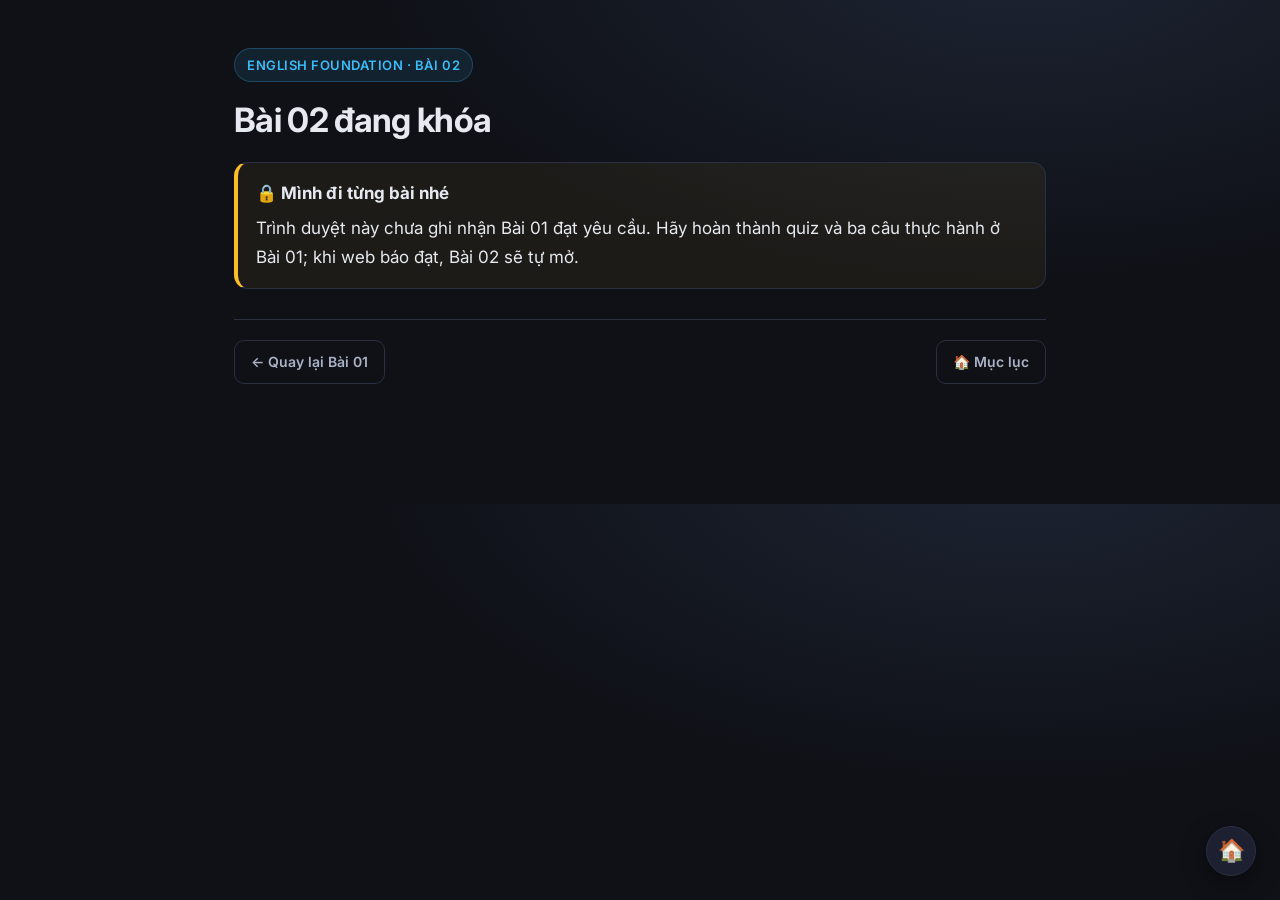
<file: lessons/0002-present-simple.html>
<!doctype html>
<html lang="vi">
  <head>
    <meta charset="UTF-8" />
    <meta name="viewport" content="width=device-width, initial-scale=1.0" />
    <title>Bài 02 · Present Simple</title>
    <link rel="preconnect" href="https://fonts.googleapis.com" />
    <link
      href="https://fonts.googleapis.com/css2?family=Inter:wght@400;500;600;700&family=JetBrains+Mono:wght@400;600&display=swap"
      rel="stylesheet"
    />
    <link rel="stylesheet" href="lesson.css" />
  </head>
  <body>
    <main class="wrap">
      <section id="locked-message" aria-labelledby="locked-title">
        <span class="lesson-tag">English Foundation · Bài 02</span>
        <h1 id="locked-title">Bài 02 đang khóa</h1>
        <div class="callout warn">
          <div class="ct">🔒 Mình đi từng bài nhé</div>
          <p>
            Trình duyệt này chưa ghi nhận Bài 01 đạt yêu cầu. Hãy hoàn thành
            quiz và ba câu thực hành ở Bài 01; khi web báo đạt, Bài 02 sẽ tự mở.
          </p>
        </div>
        <nav class="navbar" aria-label="Điều hướng bài học">
          <a href="0001-present-continuous.html">← Quay lại Bài 01</a>
          <a href="index.html">🏠 Mục lục</a>
        </nav>
      </section>

      <article id="lesson" hidden>
        <header>
          <span class="lesson-tag">Chặng 0 · Bài 02</span>
          <h1>Present Simple</h1>
          <p class="subtitle">
            Nói về thói quen: điều vợ thường làm, không nhất thiết đang làm ngay
            lúc nói.
          </p>
          <p class="meta-line">
            ⏱ 15 phút · 🎯 Nói đúng thói quen của mình và của người khác.
          </p>
        </header>

        <div class="callout bridge">
          <div class="ct">🌉 Nối với Bài 01</div>
          <p>
            <code>I am studying now.</code> nói việc đang diễn ra lúc này.
            <code>I study English every evening.</code> nói thói quen lặp lại.
            Hôm nay ta tập chọn cấu trúc cho thói quen.
          </p>
        </div>

        <section aria-labelledby="habit-title">
          <h2 id="habit-title">1. Thói quen: động từ thường đứng ở dạng gốc</h2>
          <p>
            Với <code>I / you / we / they</code>, dùng động từ nguyên mẫu trong
            câu khẳng định: <code>I work</code>, <code>They study</code>. Những
            từ như <code>usually</code>, <code>often</code>,
            <code>every day</code> thường gợi ý việc đó lặp lại.
          </p>
          <div class="code-block">
            <span class="code-label">Thói quen của vợ</span>
            <pre><code><span class="cmt">// “every evening” nói việc lặp lại; “I” đi với động từ gốc</span>
I <span class="fn">study</span> English every evening.
I <span class="fn">work</span> during the day.</code></pre>
          </div>
        </section>

        <section aria-labelledby="third-person-title">
          <h2 id="third-person-title">
            2. Khi nói về một người: thêm -s hoặc -es
          </h2>
          <p>
            Với <code>he / she / it</code> hoặc một người như <code>Nga</code>,
            động từ trong câu khẳng định thường thêm <code>-s</code>. Một số
            đuôi như <code>-ch</code> thêm <code>-es</code>; phụ âm +
            <code>y</code> đổi thành <code>-ies</code>.
          </p>
          <table class="data">
            <thead>
              <tr>
                <th>Chủ ngữ</th>
                <th>Động từ</th>
                <th>Ví dụ thói quen</th>
              </tr>
            </thead>
            <tbody>
              <tr>
                <td>I</td>
                <td>study</td>
                <td>I study English every evening.</td>
              </tr>
              <tr>
                <td>Nga / she</td>
                <td>studies</td>
                <td>Nga studies English every evening.</td>
              </tr>
              <tr>
                <td>Dong / he</td>
                <td>works</td>
                <td>Dong works during the day.</td>
              </tr>
              <tr>
                <td>he</td>
                <td>watches</td>
                <td>He watches TV after dinner.</td>
              </tr>
            </tbody>
          </table>
          <div class="callout why">
            <div class="ct">💡 Mẹo chọn đuôi</div>
            <p>
              Trước tiên hỏi “chủ ngữ là ai?”. Nếu là
              <code>he / she / it</code> hoặc tên một người, kiểm tra động từ có
              cần <code>-s/-es</code> không. Đừng thêm <code>-s</code> chỉ vì
              câu có từ chỉ thời gian.
            </p>
          </div>
          <p>
            Cambridge Grammar mô tả Present Simple dùng động từ gốc với
            <code>I/you/we/they</code> và dạng có <code>-s</code> với
            <code>he/she/it</code>; thì này thường nói về thói quen và sự thật
            chung. Xem
            <a
              href="https://dictionary.cambridge.org/grammar/british-grammar/present-simple"
              target="_blank"
              rel="noreferrer"
              >Cambridge Dictionary Grammar</a
            >
            và
            <a
              href="https://learnenglish.britishcouncil.org/free-resources/grammar/english-grammar-reference/present-simple"
              target="_blank"
              rel="noreferrer"
              >British Council LearnEnglish</a
            >.
          </p>
        </section>

        <section aria-labelledby="quiz-title">
          <h2 id="quiz-title">3. Mini quiz · chọn cách nói về thói quen</h2>
          <p>
            Chọn một đáp án cho mỗi câu. Web phản hồi ngay; để hoàn thành bài
            cần đạt ít nhất 4/5.
          </p>
          <div class="quiz">
            <h3>🧠 Chọn động từ theo chủ ngữ</h3>
            <div class="q">Câu 1. Nga ___ English every evening.</div>
            <button
              class="opt"
              data-correct="false"
              data-explain="Nga là một người (she), nên study đổi thành studies."
            >
              A. study
            </button>
            <button
              class="opt"
              data-correct="true"
              data-explain="Đúng: Nga là ngôi thứ ba số ít; study → studies."
            >
              B. studies
            </button>
            <button
              class="opt"
              data-correct="false"
              data-explain="Câu này nói thói quen; ta dùng Present Simple."
            >
              C. is studying
            </button>
            <div class="feedback"></div>

            <div class="q">Câu 2. I ___ English after dinner.</div>
            <button
              class="opt"
              data-correct="true"
              data-explain="Đúng: I đi với động từ gốc study."
            >
              A. study
            </button>
            <button
              class="opt"
              data-correct="false"
              data-explain="Không thêm -s với chủ ngữ I."
            >
              B. studies
            </button>
            <button
              class="opt"
              data-correct="false"
              data-explain="Câu này nói thói quen, không phải việc đang diễn ra lúc nói."
            >
              C. am studying
            </button>
            <div class="feedback"></div>

            <div class="q">Câu 3. Dong ___ during the day.</div>
            <button
              class="opt"
              data-correct="false"
              data-explain="Với một người, work cần thêm -s."
            >
              A. work
            </button>
            <button
              class="opt"
              data-correct="true"
              data-explain="Đúng: Dong là một người, nên work → works."
            >
              B. works
            </button>
            <button
              class="opt"
              data-correct="false"
              data-explain="Câu này nói thói quen."
            >
              C. are working
            </button>
            <div class="feedback"></div>

            <div class="q">Câu 4. He ___ TV after dinner.</div>
            <button
              class="opt"
              data-correct="false"
              data-explain="Watch kết thúc bằng -ch, thường thêm -es."
            >
              A. watch
            </button>
            <button
              class="opt"
              data-correct="false"
              data-explain="Không chỉ thêm -s với watch; cần -es."
            >
              B. watchs
            </button>
            <button
              class="opt"
              data-correct="true"
              data-explain="Đúng: watch → watches."
            >
              C. watches
            </button>
            <div class="feedback"></div>

            <div class="q">Câu 5. They ___ English on weekdays.</div>
            <button
              class="opt"
              data-correct="true"
              data-explain="Đúng: they đi với động từ gốc study."
            >
              A. study
            </button>
            <button
              class="opt"
              data-correct="false"
              data-explain="Studies đi với he/she/it hoặc một người."
            >
              B. studies
            </button>
            <button
              class="opt"
              data-correct="false"
              data-explain="Câu đang nói thói quen các ngày trong tuần."
            >
              C. are studying
            </button>
            <div class="feedback"></div>
          </div>
          <button
            id="check-quiz"
            type="button"
            style="
              margin-top: 12px;
              padding: 10px 14px;
              border: 1px solid #38bdf8;
              border-radius: 10px;
              background: rgba(56, 189, 248, 0.14);
              color: #e6e9f0;
              font:
                500 14px Inter,
                sans-serif;
              cursor: pointer;
            "
          >
            Chấm điểm 5 câu
          </button>
          <p id="quiz-result" role="status" aria-live="polite"></p>

          <button
            id="retry-quiz"
            type="button"
            style="
              margin-top: 12px;
              padding: 10px 14px;
              border: 1px solid #2a3042;
              border-radius: 10px;
              background: #171a23;
              color: #e6e9f0;
              font:
                500 14px Inter,
                sans-serif;
              cursor: pointer;
            "
          >
            Làm lại quiz
          </button>
        </section>

        <section aria-labelledby="practice-title">
          <h2 id="practice-title">4. Bài thực hành · viết ba thói quen</h2>
          <p>Tự viết ba câu về điều có thật với vợ; không cần giống ví dụ.</p>
          <ol>
            <li>Một thói quen của vợ, bắt đầu bằng <code>I</code>.</li>
            <li>
              Một thói quen của Nga, dùng đúng dạng động từ cho một người.
            </li>
            <li>
              Một thói quen của Dong, dùng đúng dạng động từ cho một người.
            </li>
          </ol>
          <div class="try-it">
            <strong>Gợi ý:</strong> <code>I study … every evening.</code> ·
            <code>Nga works …</code> · <code>Dong watches …</code>
          </div>
          <form id="lesson-form">
            <label for="sentence-1"
              ><strong>Câu 1 · thói quen của vợ</strong></label
            >
            <textarea
              id="sentence-1"
              rows="2"
              required
              placeholder="I … every evening."
              style="
                display: block;
                width: 100%;
                margin: 8px 0 18px;
                padding: 12px 14px;
                border: 1px solid #2a3042;
                border-radius: 10px;
                background: #171a23;
                color: #e6e9f0;
                font: inherit;
              "
            ></textarea>
            <label for="sentence-2"
              ><strong>Câu 2 · thói quen của Nga</strong></label
            >
            <textarea
              id="sentence-2"
              rows="2"
              required
              placeholder="Nga …"
              style="
                display: block;
                width: 100%;
                margin: 8px 0 18px;
                padding: 12px 14px;
                border: 1px solid #2a3042;
                border-radius: 10px;
                background: #171a23;
                color: #e6e9f0;
                font: inherit;
              "
            ></textarea>
            <label for="sentence-3"
              ><strong>Câu 3 · thói quen của Dong</strong></label
            >
            <textarea
              id="sentence-3"
              rows="2"
              required
              placeholder="Dong …"
              style="
                display: block;
                width: 100%;
                margin: 8px 0 18px;
                padding: 12px 14px;
                border: 1px solid #2a3042;
                border-radius: 10px;
                background: #171a23;
                color: #e6e9f0;
                font: inherit;
              "
            ></textarea>

            <button
              id="check-writing"
              type="button"
              style="
                padding: 10px 14px;
                border: 1px solid #a78bfa;
                border-radius: 10px;
                background: rgba(167, 139, 250, 0.13);
                color: #e6e9f0;
                font:
                  500 14px Inter,
                  sans-serif;
                cursor: pointer;
              "
            >
              Kiểm tra cấu trúc 3 câu
            </button>
            <p id="writing-result" role="status" aria-live="polite"></p>
            <button
              type="submit"
              style="
                padding: 12px 16px;
                border: 1px solid #38bdf8;
                border-radius: 10px;
                background: rgba(56, 189, 248, 0.14);
                color: #e6e9f0;
                font:
                  600 15px Inter,
                  sans-serif;
                cursor: pointer;
              "
            >
              Nộp bài · tự chấm và lưu
            </button>
            <p
              id="result"
              class="feedback"
              role="status"
              aria-live="polite"
            ></p>
            <label for="share-output"
              ><strong>Bài làm để gửi chồng</strong></label
            >
            <textarea
              id="share-output"
              rows="7"
              readonly
              placeholder="Sau khi nộp, phần tóm tắt sẽ hiện ở đây."
              style="
                display: block;
                width: 100%;
                margin: 8px 0;
                padding: 12px 14px;
                border: 1px solid #2a3042;
                border-radius: 10px;
                background: #171a23;
                color: #e6e9f0;
                font: inherit;
              "
            ></textarea>
            <button
              id="copy-submission"
              type="button"
              style="
                padding: 10px 14px;
                border: 1px solid #2a3042;
                border-radius: 10px;
                background: #171a23;
                color: #e6e9f0;
                font:
                  500 14px Inter,
                  sans-serif;
                cursor: pointer;
              "
            >
              Sao chép bài làm
            </button>
          </form>
          <div class="callout tip">
            <div class="ct">✅ Sau khi nộp</div>
            <p>
              Web tự chấm quiz và kiểm tra mẫu động từ của ba câu. Cần đạt quiz
              ít nhất <strong>4/5</strong> và đúng mẫu cả ba câu để lưu Bài 02
              hoàn thành. Bộ kiểm tra câu viết chỉ nhận diện mẫu cơ bản; chồng
              sẽ xem cách dùng từ và ý nghĩa khi vợ gửi phần tóm tắt.
            </p>
          </div>
        </section>

        <section aria-labelledby="review-title">
          <h2 id="review-title">5. Tự kiểm tra</h2>
          <ul class="checklist">
            <li>Vợ phân biệt được việc đang diễn ra với thói quen lặp lại.</li>
            <li>Vợ biết xem chủ ngữ trước khi quyết định thêm -s/-es.</li>
            <li>Vợ đã nộp quiz và ba câu thói quen tự viết.</li>
          </ul>
          <h2>6. Câu hỏi tư duy</h2>
          <p>
            Vì sao nói <code>Nga studies English every evening</code> nhưng nói
            <code>I study English every evening</code>? Vợ hãy giải thích bằng
            chủ ngữ của hai câu.
          </p>
        </section>

        <div class="next-box">
          <div class="nl">→ Bài tiếp theo · đang khóa</div>
          <div class="nt">
            Bài 03 · Phân biệt Present Simple và Present Continuous
          </div>
          <p class="nd">
            Sau khi Bài 02 đạt yêu cầu, ta sẽ đặt hai thì cạnh nhau để chọn đúng
            theo ý muốn nói.
          </p>
        </div>
        <nav class="navbar" aria-label="Điều hướng bài học">
          <a href="0001-present-continuous.html">← Bài 01</a>
          <a href="index.html">🏠 Mục lục</a>
          <span class="disabled" id="next-lesson-link">Sau →</span>
        </nav>
        <p class="try-it">
          💬 Nếu một câu hỏi còn khó, vợ có thể hỏi chồng khi gửi bài nhé.
        </p>
        <h1><strong>Mình yêu vợ thúi nhất trên đời ❤️</strong></h1>
      </article>
    </main>

    <script src="lesson-enhance.js"></script>
    <script>
      (() => {
        const PROGRESS_KEY = "ielts-foundation-progress-v1";
        const PREVIOUS_LESSON_ID = "lesson01-present-continuous";
        const CURRENT_LESSON_ID = "lesson02-present-simple";
        const NEXT_LESSON_URL = "0003-present-simple-continuous.html";
        const PASSING_SCORE = 4;
        const WORDS = {
          base: [
            "work",
            "study",
            "learn",
            "read",
            "cook",
            "go",
            "play",
            "watch",
            "like",
            "speak",
            "do",
            "have",
            "live",
            "help",
            "clean",
            "eat",
            "drink",
          ],
          thirdPerson: [
            "works",
            "studies",
            "learns",
            "reads",
            "cooks",
            "goes",
            "plays",
            "watches",
            "likes",
            "speaks",
            "does",
            "has",
            "lives",
            "helps",
            "cleans",
            "eats",
            "drinks",
          ],
        };

        function loadProgress() {
          try {
            return JSON.parse(localStorage.getItem(PROGRESS_KEY) || "{}");
          } catch {
            return {};
          }
        }

        function saveProgress(progress) {
          localStorage.setItem(PROGRESS_KEY, JSON.stringify(progress));
        }

        function unlockLessonIfReady(progress) {
          const completedIds = progress.completedLessonIds || [];
          const previous = progress.lesson01 || {};

          // Hỗ trợ cả các bản trước đã lưu cờ completed trong đối tượng bài.
          if (
            (previous.completed || previous.reviewedComplete) &&
            !completedIds.includes(PREVIOUS_LESSON_ID)
          ) {
            completedIds.push(PREVIOUS_LESSON_ID);
          }

          progress.completedLessonIds = completedIds;
          saveProgress(progress);

          const isUnlocked = completedIds.includes(PREVIOUS_LESSON_ID);
          document.getElementById("locked-message").hidden = isUnlocked;
          document.getElementById("lesson").hidden = !isUnlocked;
          return isUnlocked;
        }

        function getQuizQuestions() {
          const quiz = document.querySelector(".quiz");
          const questions = [];
          let currentQuestion = null;

          quiz.querySelectorAll(".q, .opt").forEach((element) => {
            if (element.classList.contains("q")) {
              currentQuestion = { prompt: element, options: [] };
              questions.push(currentQuestion);
            } else if (currentQuestion) {
              currentQuestion.options.push(element);
            }
          });

          return questions;
        }

        function restoreAnswers(questions, savedAnswers) {
          questions.forEach((question, questionIndex) => {
            const savedOptionIndex = savedAnswers?.[questionIndex];
            const savedOption = question.options[savedOptionIndex];
            if (savedOption) {
              savedOption.classList.add("picked");
              savedOption.click();
            }
          });
        }

        function saveAnswer(progress, questionIndex, optionIndex) {
          const lesson = progress.lesson02 || {};
          lesson.answers = lesson.answers || {};
          lesson.answers[questionIndex] = optionIndex;
          lesson.submitted = false;
          progress.lesson02 = lesson;
          saveProgress(progress);
        }

        function scoreQuiz(questions) {
          const unanswered = questions.some(
            (question) =>
              !question.options.some((option) =>
                option.classList.contains("picked"),
              ),
          );
          if (unanswered) return null;

          return questions.reduce((score, question) => {
            const selected = question.options.find((option) =>
              option.classList.contains("picked"),
            );
            return score + (selected?.dataset.correct === "true" ? 1 : 0);
          }, 0);
        }

        function checkQuiz(questions) {
          const score = scoreQuiz(questions);
          const output = document.getElementById("quiz-result");
          if (score === null) {
            output.textContent =
              "Vợ hãy chọn một đáp án cho đủ 5 câu trước nhé.";
            return null;
          }
          const progress = loadProgress();
          progress.lesson02 = {
            ...progress.lesson02,
            score,
            total: questions.length,
            quizChecked: true,
          };
          saveProgress(progress);
          output.textContent =
            "Kết quả: " +
            score +
            "/5. " +
            (score >= PASSING_SCORE
              ? "Vợ đạt mục tiêu mini-quiz."
              : "Vợ xem phản hồi từng câu rồi thử lại nhé.");
          return score;
        }

        function checkWriting(sentenceFields) {
          const sentences = sentenceFields.map((field) => field.value.trim());
          const output = document.getElementById("writing-result");
          if (sentences.some((sentence) => !sentence)) {
            output.textContent = "Vợ hãy viết đủ ba câu rồi kiểm tra nhé.";
            return null;
          }
          const feedback = sentences.map(checkSentence);
          const progress = loadProgress();
          progress.lesson02 = {
            ...progress.lesson02,
            sentences,
            sentenceFeedback: feedback,
            writingChecked: true,
          };
          saveProgress(progress);
          output.textContent = feedback.join("   ");
          return feedback;
        }
        function checkSentence(sentence, sentenceIndex) {
          const cleaned = sentence.trim().replace(/[.!?]+$/, "");
          const baseVerb = new RegExp(
            "^(?:" + WORDS.base.join("|") + ")$",
            "i",
          );
          const thirdPersonVerb = new RegExp(
            "^(?:" + WORDS.thirdPerson.join("|") + ")$",
            "i",
          );
          const words = cleaned.split(/\s+/);
          const subject = words[0]?.toLowerCase();
          const verb = words[1]?.toLowerCase();
          const expectedSubjects = ["i", "nga", "dong"];
          const isCorrectSubject = subject === expectedSubjects[sentenceIndex];
          const isCorrectVerb =
            sentenceIndex === 0
              ? baseVerb.test(verb || "")
              : thirdPersonVerb.test(verb || "");

          if (isCorrectSubject && isCorrectVerb) {
            return (
              "✓ Câu " + (sentenceIndex + 1) + ": đúng mẫu thói quen cơ bản."
            );
          }

          const hints = [
            "Bắt đầu bằng I + động từ gốc, ví dụ “I study”.",
            "Bắt đầu bằng Nga + động từ thêm -s/-es, ví dụ “Nga studies”.",
            "Bắt đầu bằng Dong + động từ thêm -s/-es, ví dụ “Dong works”.",
          ];
          return "↻ Câu " + (sentenceIndex + 1) + ": " + hints[sentenceIndex];
        }

        function showQuizFeedback(questions) {
          questions.forEach((question) => {
            const selected = question.options.find((option) =>
              option.classList.contains("picked"),
            );
            const feedback = question.prompt.nextElementSibling;
            const answerFeedback =
              question.options[question.options.length - 1].nextElementSibling;
            const output = answerFeedback?.classList.contains("feedback")
              ? answerFeedback
              : feedback;

            if (selected && output) {
              output.textContent =
                (selected.dataset.correct === "true"
                  ? "✓ Chính xác. "
                  : "↻ Chưa đúng. ") + selected.dataset.explain;
              output.className =
                "feedback show " +
                (selected.dataset.correct === "true" ? "good" : "bad");
            }
          });
        }

        function makeSubmissionSummary(score, sentenceFeedback, sentences) {
          return [
            "Bài 02 — Present Simple",
            "Quiz: " + score + "/5",
            ...sentenceFeedback,
            "1. " + sentences[0],
            "2. " + sentences[1],
            "3. " + sentences[2],
            "Câu hỏi tư duy: Vì sao “Nga studies” nhưng “I study”?",
          ].join("\n");
        }

        function setResult(message, passed) {
          const result = document.getElementById("result");
          result.textContent = message;
          result.className = "feedback show " + (passed ? "good" : "bad");
        }

        function initializeLesson() {
          const progress = loadProgress();
          if (!unlockLessonIfReady(progress)) return;

          if ((progress.completedLessonIds || []).includes(CURRENT_LESSON_ID)) {
            const nextLink = document.getElementById("next-lesson-link");
            const link = document.createElement("a");
            link.href = NEXT_LESSON_URL;
            link.textContent = "Sau →";
            nextLink.replaceWith(link);
          }

          const questions = getQuizQuestions();
          const savedLesson = progress.lesson02 || {};
          const sentenceFields = [1, 2, 3].map((number) =>
            document.getElementById("sentence-" + number),
          );

          sentenceFields.forEach((field, index) => {
            field.value = savedLesson.sentences?.[index] || "";
          });
          restoreAnswers(questions, savedLesson.answers);

          questions.forEach((question, questionIndex) => {
            question.options.forEach((option, optionIndex) => {
              option.addEventListener("click", () => {
                option.classList.add("picked");
                saveAnswer(loadProgress(), questionIndex, optionIndex);
              });
            });
          });

          document
            .getElementById("check-quiz")
            .addEventListener("click", () => checkQuiz(questions));
          document
            .getElementById("check-writing")
            .addEventListener("click", () => checkWriting(sentenceFields));
          document
            .getElementById("lesson-form")
            .addEventListener("submit", (event) => {
              event.preventDefault();
              const sentences = sentenceFields.map((field) =>
                field.value.trim(),
              );
              const score = scoreQuiz(questions);

              if (sentences.some((sentence) => !sentence)) {
                setResult("Vợ hãy viết đủ ba câu rồi nộp nhé.", false);
                return;
              }
              if (score === null) {
                setResult("Vợ hãy chọn đáp án cho đủ 5 câu quiz nhé.", false);
                return;
              }

              const sentenceFeedback = sentences.map(checkSentence);
              document.getElementById("quiz-result").textContent =
                "Kết quả: " + score + "/5.";
              document.getElementById("writing-result").textContent =
                sentenceFeedback.join("   ");
              const writingPassed = sentenceFeedback.every((feedback) =>
                feedback.startsWith("✓"),
              );
              const passed = score >= PASSING_SCORE && writingPassed;
              const latestProgress = loadProgress();
              const completedIds = latestProgress.completedLessonIds || [];

              if (passed && !completedIds.includes(CURRENT_LESSON_ID)) {
                completedIds.push(CURRENT_LESSON_ID);
              }

              latestProgress.completedLessonIds = completedIds;
              latestProgress.lesson02 = {
                ...latestProgress.lesson02,
                score,
                total: questions.length,
                sentences,
                sentenceFeedback,
                submitted: true,
                completed: Boolean(
                  passed || latestProgress.lesson02?.completed,
                ),
                submittedAt: new Date().toISOString(),
              };
              saveProgress(latestProgress);
              if (passed) {
                const nextLink = document.getElementById("next-lesson-link");
                if (nextLink) {
                  const link = document.createElement("a");
                  link.href = NEXT_LESSON_URL;
                  link.textContent = "Sau →";
                  nextLink.replaceWith(link);
                }
              }
              showQuizFeedback(questions);
              document.getElementById("share-output").value =
                makeSubmissionSummary(score, sentenceFeedback, sentences);

              const message = passed
                ? "Vợ giỏi quá hihi vợ đúng hết goi nè 😘."
                : "Web đã tự chấm: " +
                  score +
                  "/5. " +
                  sentenceFeedback.join(" ") +
                  " Vợ sửa phần được gợi ý rồi nộp lại nhé.";
              setResult(message, passed);
            });

          document
            .getElementById("retry-quiz")
            .addEventListener("click", () => {
              const latestProgress = loadProgress();
              const lesson = latestProgress.lesson02 || {};
              delete lesson.answers;
              delete lesson.score;
              lesson.submitted = false;
              latestProgress.lesson02 = lesson;
              saveProgress(latestProgress);
              window.location.reload();
            });

          document
            .getElementById("copy-submission")
            .addEventListener("click", async () => {
              const summary = document.getElementById("share-output");
              if (!summary.value) {
                setResult(
                  "Vợ hãy nộp bài trước rồi sao chép phần tóm tắt nhé.",
                  false,
                );
                return;
              }
              try {
                await navigator.clipboard.writeText(summary.value);
                setResult(
                  "Đã sao chép bài làm. Vợ dán vào cuộc trò chuyện để chồng xem nhé.",
                  true,
                );
              } catch {
                summary.focus();
                summary.select();
                setResult(
                  "Chồng đã chọn phần bài làm. Vợ sao chép rồi dán vào cuộc trò chuyện nhé.",
                  false,
                );
              }
            });
        }

        initializeLesson();
      })();
    </script>
  </body>
</html>
</file>
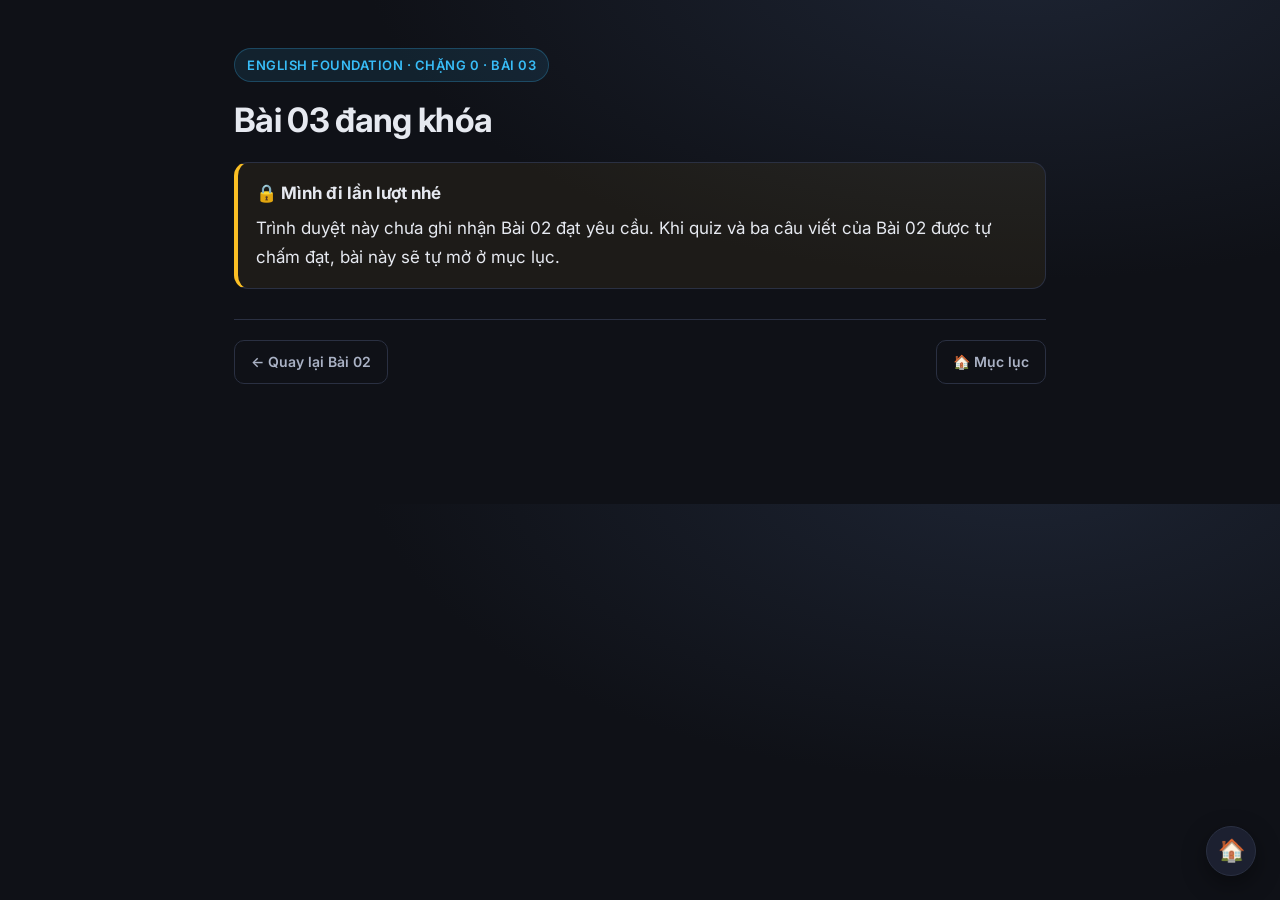
<file: lessons/0003-present-simple-continuous.html>
<!doctype html>
<html lang="vi">
  <head>
    <meta charset="UTF-8" />
    <meta name="viewport" content="width=device-width, initial-scale=1.0" />
    <title>Bài 03 · Present Simple và Present Continuous</title>
    <link rel="preconnect" href="https://fonts.googleapis.com" />
    <link
      href="https://fonts.googleapis.com/css2?family=Inter:wght@400;500;600;700&family=JetBrains+Mono:wght@400;600&display=swap"
      rel="stylesheet"
    />
    <link rel="stylesheet" href="lesson.css" />
  </head>
  <body>
    <main class="wrap">
      <section id="locked-message" aria-labelledby="locked-title">
        <span class="lesson-tag">English Foundation · Chặng 0 · Bài 03</span>
        <h1 id="locked-title">Bài 03 đang khóa</h1>
        <div class="callout warn">
          <div class="ct">🔒 Mình đi lần lượt nhé</div>
          <p>
            Trình duyệt này chưa ghi nhận Bài 02 đạt yêu cầu. Khi quiz và ba câu
            viết của Bài 02 được tự chấm đạt, bài này sẽ tự mở ở mục lục.
          </p>
        </div>
        <nav class="navbar" aria-label="Điều hướng bài học">
          <a href="0002-present-simple.html">← Quay lại Bài 02</a>
          <a href="index.html">🏠 Mục lục</a>
        </nav>
      </section>

      <article id="lesson" hidden>
        <header>
          <span class="lesson-tag">Chặng 0 · Bài 03</span>
          <h1>Present Simple hay Present Continuous?</h1>
          <p class="subtitle">
            Chọn thì theo ý muốn nói: thói quen hay việc đang diễn ra quanh lúc
            này.
          </p>
          <p class="meta-line">
            ⏱ 15–20 phút · 🎯 Phân biệt hai tình huống và tự viết ba câu đúng
            cấu trúc.
          </p>
        </header>

        <div class="callout bridge">
          <div class="ct">🌉 Nối hai bài vợ đã học</div>
          <p>
            Bài 01 giúp vợ nói <code>I am learning English now.</code> Bài 02
            giúp vợ nói <code>I study English every evening.</code> Cả hai đều
            nói về hiện tại; khác nhau ở chỗ một câu kể việc đang diễn ra, câu
            kia kể thói quen.
          </p>
        </div>

        <section aria-labelledby="meaning-title">
          <h2 id="meaning-title">1. Trước tiên hỏi: mình muốn nói điều gì?</h2>
          <p>
            Đừng chọn thì chỉ vì nhìn thấy một từ như <code>now</code> hay
            <code>every day</code>. Hãy xác định ý trước: đây là việc thường lặp
            lại, hay hành động đang diễn ra vào lúc nói?
          </p>
          <table class="data">
            <thead>
              <tr>
                <th>Ý muốn nói</th>
                <th>Thì</th>
                <th>Cấu trúc</th>
                <th>Ví dụ</th>
              </tr>
            </thead>
            <tbody>
              <tr>
                <td>Thói quen của vợ</td>
                <td>Present Simple</td>
                <td>I + động từ gốc</td>
                <td>I study English every evening.</td>
              </tr>
              <tr>
                <td>Thói quen của một người</td>
                <td>Present Simple</td>
                <td>Nga + động từ thêm -s/-es</td>
                <td>Nga studies English every evening.</td>
              </tr>
              <tr>
                <td>Hành động đang diễn ra</td>
                <td>Present Continuous</td>
                <td>am/is/are + V-ing</td>
                <td>I am studying English now.</td>
              </tr>
            </tbody>
          </table>
          <div class="callout why">
            <div class="ct">💡 Một câu hỏi giúp chọn nhanh</div>
            <p>
              “Câu này có còn đúng vào một ngày bình thường khác không?” Nếu có,
              thường là thói quen. “Mình đang kể điều xảy ra ngay lúc này?” Khi
              đó dùng cấu trúc <code>am/is/are + V-ing</code>.
            </p>
          </div>
          <p>
            Cambridge Grammar đối chiếu Present Simple cho sự việc đều đặn hoặc
            sự thật chung với Present Continuous cho hành động đang diễn ra
            quanh thời điểm nói. Xem
            <a
              href="https://dictionary.cambridge.org/grammar/british-grammar/present-simple-or-present-continuous"
              target="_blank"
              rel="noreferrer"
              >Cambridge Grammar: Present Simple or Present Continuous</a
            >.
          </p>
        </section>

        <section aria-labelledby="compare-title">
          <h2 id="compare-title">2. Cùng một hành động, đổi thì là đổi ý</h2>
          <div class="code-block">
            <span class="code-label">Việc học tiếng Anh</span>
            <pre><code><span class="cmt">// Thói quen: việc thường lặp lại</span>
I <span class="fn">study</span> English every evening.

<span class="cmt">// Đang diễn ra lúc nói</span>
I <span class="kw">am</span> <span class="fn">studying</span> English now.

<span class="cmt">// Thói quen của một người: thêm -s</span>
Nga <span class="fn">studies</span> English every evening.

<span class="cmt">// Việc Nga đang làm lúc này: is + V-ing</span>
Nga <span class="kw">is</span> <span class="fn">studying</span> English now.</code></pre>
          </div>
          <p>
            Từ chỉ thời gian như <code>every evening</code> hoặc
            <code>now</code> là gợi ý hữu ích, nhưng ý nghĩa của cả tình huống
            mới là căn cứ chính. Hãy nhìn xem câu mô tả việc thường xảy ra hay
            một hành động đang diễn ra.
          </p>
          <div class="callout tip">
            <div class="ct">🔁 Nhớ hai mảnh đã học</div>
            <p>
              Present Simple: để ý chủ ngữ để chọn động từ gốc hay thêm
              <code>-s/-es</code>. Present Continuous: kiểm tra có
              <code>am/is/are</code> trước động từ <code>-ing</code> chưa.
            </p>
          </div>
        </section>

        <section aria-labelledby="quiz-title">
          <h2 id="quiz-title">3. Mini quiz · chọn theo tình huống</h2>
          <p>
            Chọn một đáp án cho mỗi câu. Có câu ôn lại cấu trúc ở Bài 01 và Bài
            02.
          </p>
          <div class="quiz">
            <h3>🧠 Thói quen hay đang diễn ra?</h3>
            <div class="q">
              Câu 1. Vợ học tiếng Anh mỗi tối. “Vợ ___ English every evening.”
            </div>
            <button
              class="opt"
              type="button"
              data-correct="false"
              data-explain="Đây là thói quen với chủ ngữ I, dùng động từ gốc study."
            >
              A. am studying
            </button>
            <button
              class="opt"
              type="button"
              data-correct="true"
              data-explain="Đúng: every evening nói về thói quen; I đi với động từ gốc study."
            >
              B. study
            </button>
            <button
              class="opt"
              type="button"
              data-correct="false"
              data-explain="Studies dùng với he/she/it hoặc tên một người, không dùng với I."
            >
              C. studies
            </button>
            <div class="feedback"></div>

            <div class="q">
              Câu 2. Nhìn thấy Nga đang nấu ăn ngay lúc này. “Nga ___ now.”
            </div>
            <button
              class="opt"
              type="button"
              data-correct="false"
              data-explain="Nấu ăn đang diễn ra ngay lúc này; cần is + V-ing."
            >
              A. cooks
            </button>
            <button
              class="opt"
              type="button"
              data-correct="true"
              data-explain="Đúng: hành động đang diễn ra; Nga is cooking."
            >
              B. is cooking
            </button>
            <button
              class="opt"
              type="button"
              data-correct="false"
              data-explain="Thiếu is trước động từ cooking."
            >
              C. cooking
            </button>
            <div class="feedback"></div>

            <div class="q">
              Câu 3. Dong làm việc ban ngày như một lịch sinh hoạt thường lệ.
              “Dong ___ during the day.”
            </div>
            <button
              class="opt"
              type="button"
              data-correct="true"
              data-explain="Đúng: đây là thói quen; một người đi với works."
            >
              A. works
            </button>
            <button
              class="opt"
              type="button"
              data-correct="false"
              data-explain="Working cần am/is/are khi dùng Present Continuous."
            >
              B. working
            </button>
            <button
              class="opt"
              type="button"
              data-correct="false"
              data-explain="Is working nói việc đang diễn ra quanh lúc này, không phải lịch sinh hoạt thường lệ trong tình huống này."
            >
              C. is working
            </button>
            <div class="feedback"></div>

            <div class="q">
              Câu 4. Vợ đang học ngay lúc này. “I ___ English at the moment.”
            </div>
            <button
              class="opt"
              type="button"
              data-correct="false"
              data-explain="Study là dạng thường dùng khi kể thói quen với I."
            >
              A. study
            </button>
            <button
              class="opt"
              type="button"
              data-correct="true"
              data-explain="Đúng: at the moment cho biết hành động đang diễn ra; dùng am + V-ing."
            >
              B. am studying
            </button>
            <button
              class="opt"
              type="button"
              data-correct="false"
              data-explain="Thiếu trợ động từ am trước studying."
            >
              C. studying
            </button>
            <div class="feedback"></div>

            <div class="q">
              Câu 5. Họ chơi bóng đá vào mỗi cuối tuần. “They ___ football every
              weekend.”
            </div>
            <button
              class="opt"
              type="button"
              data-correct="true"
              data-explain="Đúng: every weekend nói về thói quen; they đi với động từ gốc play."
            >
              A. play
            </button>
            <button
              class="opt"
              type="button"
              data-correct="false"
              data-explain="Plays dùng với he/she/it hoặc một người."
            >
              B. plays
            </button>
            <button
              class="opt"
              type="button"
              data-correct="false"
              data-explain="Câu này nói thói quen vào mỗi cuối tuần."
            >
              C. are playing
            </button>
            <div class="feedback"></div>
          </div>
          <button
            id="check-quiz"
            type="button"
            style="
              margin-top: 12px;
              padding: 10px 14px;
              border: 1px solid #38bdf8;
              border-radius: 10px;
              background: rgba(56, 189, 248, 0.14);
              color: #e6e9f0;
              font:
                500 14px Inter,
                sans-serif;
              cursor: pointer;
            "
          >
            Chấm điểm 5 câu
          </button>
          <p id="quiz-result" role="status" aria-live="polite"></p>
          <button
            id="retry-quiz"
            type="button"
            style="
              margin-top: 10px;
              padding: 10px 14px;
              border: 1px solid #2a3042;
              border-radius: 10px;
              background: #171a23;
              color: #e6e9f0;
              font:
                500 14px Inter,
                sans-serif;
              cursor: pointer;
            "
          >
            Làm lại quiz
          </button>
        </section>

        <section aria-labelledby="practice-title">
          <h2 id="practice-title">4. Bài thực hành · ba câu của vợ</h2>
          <p>
            Viết ba câu thật về mình và gia đình. Chọn thì theo ý vợ muốn diễn
            đạt.
          </p>
          <ol>
            <li>Một thói quen của vợ, bắt đầu bằng <code>I</code>.</li>
            <li>
              Một thói quen của Nga hoặc Dong; nhớ chia động từ cho một người.
            </li>
            <li>
              Một việc vợ đang làm ngay lúc này, bắt đầu bằng <code>I am</code>.
            </li>
          </ol>
          <div class="try-it">
            <strong>Gợi ý:</strong> <code>I study … every evening.</code> ·
            <code>Nga works …</code> · <code>I am studying … now.</code>
          </div>
          <form id="lesson-form">
            <label for="sentence-1"
              ><strong>Câu 1 · thói quen của vợ</strong></label
            >
            <textarea
              id="sentence-1"
              rows="2"
              required
              placeholder="I … every evening."
              style="
                display: block;
                width: 100%;
                margin: 8px 0 18px;
                padding: 12px 14px;
                border: 1px solid #2a3042;
                border-radius: 10px;
                background: #171a23;
                color: #e6e9f0;
                font: inherit;
              "
            ></textarea>
            <label for="sentence-2"
              ><strong>Câu 2 · thói quen của Nga hoặc Dong</strong></label
            >
            <textarea
              id="sentence-2"
              rows="2"
              required
              placeholder="Nga …"
              style="
                display: block;
                width: 100%;
                margin: 8px 0 18px;
                padding: 12px 14px;
                border: 1px solid #2a3042;
                border-radius: 10px;
                background: #171a23;
                color: #e6e9f0;
                font: inherit;
              "
            ></textarea>
            <label for="sentence-3"
              ><strong>Câu 3 · việc đang diễn ra</strong></label
            >
            <textarea
              id="sentence-3"
              rows="2"
              required
              placeholder="I am … now."
              style="
                display: block;
                width: 100%;
                margin: 8px 0 18px;
                padding: 12px 14px;
                border: 1px solid #2a3042;
                border-radius: 10px;
                background: #171a23;
                color: #e6e9f0;
                font: inherit;
              "
            ></textarea>
            <button
              id="check-writing"
              type="button"
              style="
                padding: 10px 14px;
                border: 1px solid #a78bfa;
                border-radius: 10px;
                background: rgba(167, 139, 250, 0.13);
                color: #e6e9f0;
                font:
                  500 14px Inter,
                  sans-serif;
                cursor: pointer;
              "
            >
              Kiểm tra cấu trúc 3 câu
            </button>
            <p id="writing-result" role="status" aria-live="polite"></p>
            <button
              type="submit"
              style="
                padding: 12px 16px;
                border: 1px solid #38bdf8;
                border-radius: 10px;
                background: rgba(56, 189, 248, 0.14);
                color: #e6e9f0;
                font:
                  600 15px Inter,
                  sans-serif;
                cursor: pointer;
              "
            >
              Nộp bài · tự chấm và lưu
            </button>
            <p
              id="result"
              class="feedback"
              role="status"
              aria-live="polite"
            ></p>
            <label for="share-output"
              ><strong>Bài làm để gửi chồng</strong></label
            >
            <textarea
              id="share-output"
              rows="7"
              readonly
              placeholder="Sau khi nộp, phần tóm tắt sẽ hiện ở đây."
              style="
                display: block;
                width: 100%;
                margin: 8px 0;
                padding: 12px 14px;
                border: 1px solid #2a3042;
                border-radius: 10px;
                background: #171a23;
                color: #e6e9f0;
                font: inherit;
              "
            ></textarea>
            <button
              id="copy-submission"
              type="button"
              style="
                padding: 10px 14px;
                border: 1px solid #2a3042;
                border-radius: 10px;
                background: #171a23;
                color: #e6e9f0;
                font:
                  500 14px Inter,
                  sans-serif;
                cursor: pointer;
              "
            >
              Sao chép bài làm
            </button>
          </form>
          <div class="callout tip">
            <div class="ct">✅ Cách ghi nhận hoàn thành</div>
            <p>
              Web tự chấm quiz và ba câu khi vợ nộp bài. Cần đạt ít nhất
              <strong>4/5</strong> câu quiz và cả ba câu đúng mẫu cơ bản thì Bài
              03 được ghi nhận hoàn thành. Phần tự kiểm tra chưa đánh giá ý
              nghĩa hoặc độ tự nhiên; chồng vẫn có thể xem bài làm vợ gửi.
            </p>
          </div>
        </section>

        <section aria-labelledby="recall-title">
          <h2 id="recall-title">5. Tự kiểm tra</h2>
          <ul class="checklist">
            <li>
              Vợ chọn thì theo ý muốn nói, không chỉ dựa vào một từ chỉ thời
              gian.
            </li>
            <li>Vợ nhớ dạng động từ của he/she/it trong Present Simple.</li>
            <li>Vợ nhớ am/is/are + V-ing trong Present Continuous.</li>
          </ul>
          <h2>6. Câu hỏi tư duy</h2>
          <p>
            Nếu vợ nói <code>I work every day</code> rồi nói tiếp
            <code>I am working now</code>, hai câu đang nhìn cùng một công việc
            từ hai góc nào khác nhau?
          </p>
        </section>

        <div class="next-box">
          <div class="nl">→ Bài tiếp theo · chưa soạn</div>
          <div class="nt">Bài 04 · Từ loại: noun, verb, adjective, adverb</div>
          <p class="nd">
            Ta sẽ nhận diện vai trò của các từ trong câu để hiểu vì sao trật tự
            và cấu trúc tiếng Anh hoạt động như vậy.
          </p>
        </div>
        <nav class="navbar" aria-label="Điều hướng bài học">
          <a href="0002-present-simple.html">← Bài 02</a>
          <a href="index.html">🏠 Mục lục</a>
          <span class="disabled" id="next-lesson-link">Sau →</span>
        </nav>
        <p class="try-it">
          💬 Nếu phần phân biệt hai thì còn lẫn, vợ cứ hỏi chồng rồi mình luyện
          thêm nhé.
        </p>
        <h1><strong>Mình yêu vợ thúi nhất trên đời ❤️</strong></h1>
      </article>
    </main>

    <script src="lesson-enhance.js"></script>
    <script>
      (() => {
        const PROGRESS_KEY = "ielts-foundation-progress-v1";
        const PREVIOUS_LESSON_ID = "lesson02-present-simple";
        const CURRENT_LESSON_ID = "lesson03-present-simple-continuous";
        const PASSING_SCORE = 4;
        const WORDS = {
          base: [
            "work",
            "study",
            "learn",
            "read",
            "cook",
            "go",
            "play",
            "watch",
            "like",
            "speak",
            "do",
            "have",
            "live",
            "help",
            "clean",
            "eat",
            "drink",
            "listen",
            "write",
            "make",
            "run",
            "talk",
            "walk",
            "practice",
          ],
          thirdPerson: [
            "works",
            "studies",
            "learns",
            "reads",
            "cooks",
            "goes",
            "plays",
            "watches",
            "likes",
            "speaks",
            "does",
            "has",
            "lives",
            "helps",
            "cleans",
            "eats",
            "drinks",
            "listens",
            "writes",
            "makes",
            "runs",
            "talks",
            "walks",
            "practices",
          ],
          ing: [
            "working",
            "studying",
            "learning",
            "reading",
            "cooking",
            "going",
            "playing",
            "watching",
            "liking",
            "speaking",
            "doing",
            "having",
            "living",
            "helping",
            "cleaning",
            "eating",
            "drinking",
            "listening",
            "writing",
            "making",
            "running",
            "talking",
            "walking",
            "practicing",
          ],
        };

        function loadProgress() {
          try {
            return JSON.parse(localStorage.getItem(PROGRESS_KEY) || "{}");
          } catch {
            return {};
          }
        }

        function saveProgress(progress) {
          localStorage.setItem(PROGRESS_KEY, JSON.stringify(progress));
        }

        function unlockLessonIfReady(progress) {
          const completedIds = progress.completedLessonIds || [];
          const previousLesson = progress.lesson02 || {};

          // Hỗ trợ tiến độ cũ nếu Bài 02 đã lưu cờ hoàn thành trong đối tượng bài.
          if (
            (previousLesson.completed || previousLesson.reviewedComplete) &&
            !completedIds.includes(PREVIOUS_LESSON_ID)
          ) {
            completedIds.push(PREVIOUS_LESSON_ID);
          }

          progress.completedLessonIds = completedIds;
          saveProgress(progress);

          const isUnlocked = completedIds.includes(PREVIOUS_LESSON_ID);
          document.getElementById("locked-message").hidden = isUnlocked;
          document.getElementById("lesson").hidden = !isUnlocked;
          return isUnlocked;
        }

        function getQuizQuestions() {
          const questions = [];
          let currentQuestion = null;

          document
            .querySelectorAll(".quiz .q, .quiz .opt")
            .forEach((element) => {
              if (element.classList.contains("q")) {
                currentQuestion = { prompt: element, options: [] };
                questions.push(currentQuestion);
              } else if (currentQuestion) {
                currentQuestion.options.push(element);
              }
            });

          return questions;
        }

        function restoreAnswers(questions, savedAnswers) {
          questions.forEach((question, questionIndex) => {
            const savedOption = question.options[savedAnswers?.[questionIndex]];
            if (savedOption) {
              savedOption.classList.add("picked");
              savedOption.click();
            }
          });
        }

        function saveAnswer(questionIndex, optionIndex) {
          const progress = loadProgress();
          const lesson = progress.lesson03 || {};
          lesson.answers = lesson.answers || {};
          lesson.answers[questionIndex] = optionIndex;
          lesson.submitted = false;
          progress.lesson03 = lesson;
          saveProgress(progress);
        }

        function scoreQuiz(questions) {
          const isIncomplete = questions.some(
            (question) =>
              !question.options.some((option) =>
                option.classList.contains("picked"),
              ),
          );
          if (isIncomplete) return null;

          return questions.reduce((score, question) => {
            const selected = question.options.find((option) =>
              option.classList.contains("picked"),
            );
            return score + (selected?.dataset.correct === "true" ? 1 : 0);
          }, 0);
        }

        function checkSentence(sentence, sentenceIndex) {
          const text = sentence.trim().replace(/[.!?]+$/, "");
          const words = text.split(/\s+/);
          const subject = words[0]?.toLowerCase();
          const verb = words[1]?.toLowerCase();
          const baseVerb = new RegExp(
            "^(?:" + WORDS.base.join("|") + ")$",
            "i",
          );
          const thirdPersonVerb = new RegExp(
            "^(?:" + WORDS.thirdPerson.join("|") + ")$",
            "i",
          );
          const ingVerb = new RegExp("^(?:" + WORDS.ing.join("|") + ")$", "i");
          const expectedSubjects = ["i", ["nga", "dong"], "i"];
          const subjectMatches = Array.isArray(expectedSubjects[sentenceIndex])
            ? expectedSubjects[sentenceIndex].includes(subject)
            : expectedSubjects[sentenceIndex] === subject;
          const verbMatches =
            sentenceIndex === 0
              ? baseVerb.test(verb || "")
              : sentenceIndex === 1
                ? thirdPersonVerb.test(verb || "")
                : /^(?:am|is|are)$/i.test(verb || "") &&
                  ingVerb.test(words[2] || "");
          const passes = subjectMatches && verbMatches;

          if (passes) {
            return (
              "✓ Câu " +
              (sentenceIndex + 1) +
              ": đúng cấu trúc theo tình huống."
            );
          }

          const hints = [
            "Thói quen của I: dùng I + động từ gốc.",
            "Thói quen của Nga/Dong: dùng tên + động từ thêm -s/-es.",
            "Việc đang diễn ra: dùng I am + động từ -ing.",
          ];
          return "↻ Câu " + (sentenceIndex + 1) + ": " + hints[sentenceIndex];
        }

        function setFeedback(elementId, message, passed) {
          const element = document.getElementById(elementId);
          element.textContent = message;
          element.className = "feedback show " + (passed ? "good" : "bad");
        }

        function enableNextLink() {
          const lockedLink = document.getElementById("next-lesson-link");
          if (!lockedLink) return;
          const link = document.createElement("a");
          link.href = "0004-noun-verb-adjective-adverb.html";
          link.textContent = "Sau →";
          lockedLink.replaceWith(link);
        }

        function initializeLesson() {
          const progress = loadProgress();
          if (!unlockLessonIfReady(progress)) return;
          if ((progress.completedLessonIds || []).includes(CURRENT_LESSON_ID))
            enableNextLink();

          const questions = getQuizQuestions();
          const savedLesson = progress.lesson03 || {};
          const sentenceFields = [1, 2, 3].map((number) =>
            document.getElementById("sentence-" + number),
          );

          sentenceFields.forEach((field, index) => {
            field.value = savedLesson.sentences?.[index] || "";
          });
          restoreAnswers(questions, savedLesson.answers);

          questions.forEach((question, questionIndex) => {
            question.options.forEach((option, optionIndex) => {
              option.addEventListener("click", () => {
                option.classList.add("picked");
                saveAnswer(questionIndex, optionIndex);
              });
            });
          });

          document
            .getElementById("check-quiz")
            .addEventListener("click", () => {
              const score = scoreQuiz(questions);
              if (score === null) {
                setFeedback(
                  "quiz-result",
                  "Vợ hãy chọn một đáp án cho đủ 5 câu nhé.",
                  false,
                );
                return;
              }

              const latestProgress = loadProgress();
              latestProgress.lesson03 = {
                ...latestProgress.lesson03,
                score,
                total: questions.length,
                quizChecked: true,
              };
              saveProgress(latestProgress);
              setFeedback(
                "quiz-result",
                "Kết quả: " +
                  score +
                  "/5. " +
                  (score >= PASSING_SCORE
                    ? "Vợ đạt mục tiêu mini-quiz."
                    : "Vợ xem phản hồi từng câu rồi thử lại nhé."),
                score >= PASSING_SCORE,
              );
            });

          document
            .getElementById("check-writing")
            .addEventListener("click", () => {
              const sentences = sentenceFields.map((field) =>
                field.value.trim(),
              );
              if (sentences.some((sentence) => !sentence)) {
                setFeedback(
                  "writing-result",
                  "Vợ hãy viết đủ ba câu rồi kiểm tra nhé.",
                  false,
                );
                return;
              }

              const sentenceFeedback = sentences.map(checkSentence);
              const passed = sentenceFeedback.every((message) =>
                message.startsWith("✓"),
              );
              const latestProgress = loadProgress();
              latestProgress.lesson03 = {
                ...latestProgress.lesson03,
                sentences,
                sentenceFeedback,
                writingChecked: true,
              };
              saveProgress(latestProgress);
              setFeedback(
                "writing-result",
                sentenceFeedback.join("   "),
                passed,
              );
            });

          document
            .getElementById("lesson-form")
            .addEventListener("submit", (event) => {
              event.preventDefault();
              const sentences = sentenceFields.map((field) =>
                field.value.trim(),
              );
              const score = scoreQuiz(questions);

              if (score === null) {
                setFeedback(
                  "result",
                  "Vợ hãy chọn đáp án cho đủ 5 câu quiz nhé.",
                  false,
                );
                return;
              }
              if (sentences.some((sentence) => !sentence)) {
                setFeedback(
                  "result",
                  "Vợ hãy viết đủ ba câu rồi nộp nhé.",
                  false,
                );
                return;
              }

              const sentenceFeedback = sentences.map(checkSentence);
              const writingPassed = sentenceFeedback.every((message) =>
                message.startsWith("✓"),
              );
              const passed = score >= PASSING_SCORE && writingPassed;
              const latestProgress = loadProgress();
              const completedIds = latestProgress.completedLessonIds || [];

              if (passed && !completedIds.includes(CURRENT_LESSON_ID)) {
                completedIds.push(CURRENT_LESSON_ID);
              }

              latestProgress.completedLessonIds = completedIds;
              latestProgress.lesson03 = {
                ...latestProgress.lesson03,
                score,
                total: questions.length,
                sentences,
                sentenceFeedback,
                submitted: true,
                completed: Boolean(
                  passed || latestProgress.lesson03?.completed,
                ),
                submittedAt: new Date().toISOString(),
              };
              saveProgress(latestProgress);
              if (passed) enableNextLink();
              document.getElementById("quiz-result").textContent =
                "Kết quả: " + score + "/5.";
              setFeedback(
                "writing-result",
                sentenceFeedback.join("   "),
                writingPassed,
              );
              document.getElementById("share-output").value = [
                "Bài 03 — Present Simple và Present Continuous",
                "Quiz: " + score + "/5",
                ...sentenceFeedback,
                "1. " + sentences[0],
                "2. " + sentences[1],
                "3. " + sentences[2],
                "Câu hỏi tư duy: Hai câu “I work every day” và “I am working now” khác nhau thế nào?",
              ].join("\n");

              setFeedback(
                "result",
                passed
                  ? "Vợ đạt mục tiêu Bài 03. Tiến độ đã lưu trên trình duyệt này."
                  : "Web đã tự chấm: " +
                      score +
                      "/5. Vợ sửa các câu được gợi ý rồi nộp lại nhé.",
                passed,
              );
            });

          document
            .getElementById("retry-quiz")
            .addEventListener("click", () => {
              const latestProgress = loadProgress();
              const lesson = latestProgress.lesson03 || {};
              delete lesson.answers;
              delete lesson.score;
              lesson.submitted = false;
              latestProgress.lesson03 = lesson;
              saveProgress(latestProgress);
              window.location.reload();
            });

          document
            .getElementById("copy-submission")
            .addEventListener("click", async () => {
              const summary = document.getElementById("share-output");
              if (!summary.value) {
                setFeedback(
                  "result",
                  "Vợ hãy nộp bài trước rồi sao chép phần tóm tắt nhé.",
                  false,
                );
                return;
              }

              try {
                await navigator.clipboard.writeText(summary.value);
                setFeedback(
                  "result",
                  "Đã sao chép bài làm. Vợ dán vào cuộc trò chuyện để chồng xem nhé.",
                  true,
                );
              } catch {
                summary.focus();
                summary.select();
                setFeedback(
                  "result",
                  "Vợ hãy sao chép phần đã chọn rồi dán vào cuộc trò chuyện nhé.",
                  false,
                );
              }
            });
        }

        initializeLesson();
      })();
    </script>
  </body>
</html>
</file>
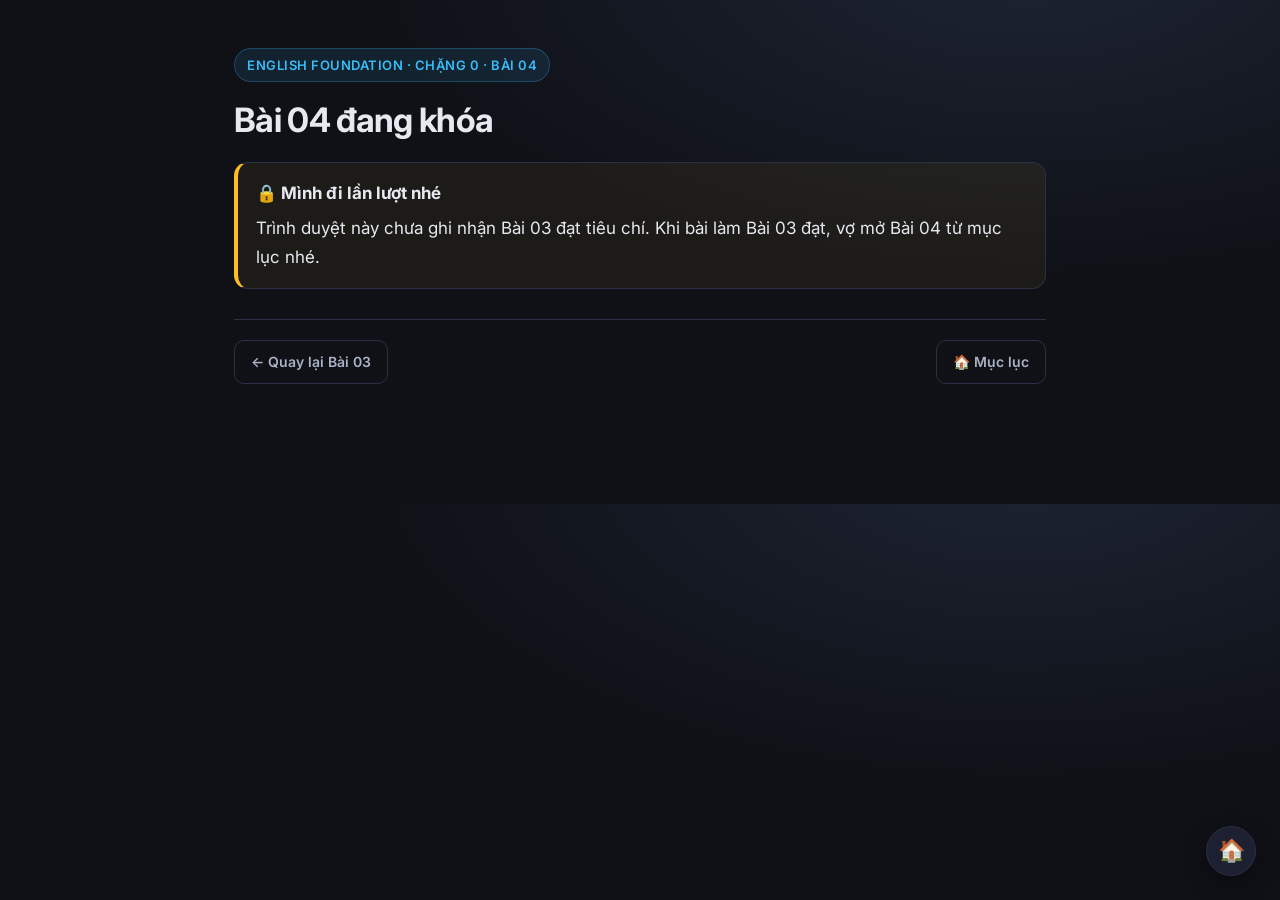
<file: lessons/0004-noun-verb-adjective-adverb.html>
<!doctype html>
<html lang="vi">
  <head>
    <meta charset="UTF-8" />
    <meta name="viewport" content="width=device-width, initial-scale=1.0" />
    <title>Bài 04 · Noun, Verb, Adjective, Adverb</title>
    <link rel="preconnect" href="https://fonts.googleapis.com" />
    <link
      href="https://fonts.googleapis.com/css2?family=Inter:wght@400;500;600;700&family=JetBrains+Mono:wght@400;600&display=swap"
      rel="stylesheet"
    />
    <link rel="stylesheet" href="lesson.css" />
  </head>
  <body>
    <main class="wrap">
      <section id="locked-message" aria-labelledby="locked-title">
        <span class="lesson-tag">English Foundation · Chặng 0 · Bài 04</span>
        <h1 id="locked-title">Bài 04 đang khóa</h1>
        <div class="callout warn">
          <div class="ct">🔒 Mình đi lần lượt nhé</div>
          <p>
            Trình duyệt này chưa ghi nhận Bài 03 đạt tiêu chí. Khi bài làm Bài
            03 đạt, vợ mở Bài 04 từ mục lục nhé.
          </p>
        </div>
        <nav class="navbar" aria-label="Điều hướng bài học">
          <a href="0003-present-simple-continuous.html">← Quay lại Bài 03</a>
          <a href="index.html">🏠 Mục lục</a>
        </nav>
      </section>

      <article id="lesson" hidden>
        <header>
          <span class="lesson-tag">Chặng 0 · Bài 04</span>
          <h1>Nhìn vai trò của từ trong câu</h1>
          <p class="subtitle">
            Phân biệt noun, verb, adjective và adverb bằng vị trí, chức năng và
            ngữ cảnh.
          </p>
          <p class="meta-line">
            ⏱ 25–30 phút · 🎯 Nhận diện 4 nhóm từ và chọn đúng dạng trong câu
            của mình.
          </p>
        </header>

        <div class="callout bridge">
          <div class="ct">🌉 Nối từ Bài 03</div>
          <p>
            Ở Bài 03, vợ chọn <vợ>study</vợ> hay <vợ>studying</vợ> theo thì. Hôm
            nay mình nhìn rộng hơn: <vợ>study</vợ> có thể là động từ trong
            <code>I study English</code>, còn <vợ>English</vợ> là danh từ chỉ
            môn học. Vai trò phụ thuộc cách từ hoạt động trong câu.
          </p>
        </div>

        <section aria-labelledby="four-roles">
          <h2 id="four-roles">1. Bốn vai trò chính</h2>
          <p>
            Đừng chỉ học đuôi từ. Hãy nhìn từ đó đang làm gì trong câu. Một từ
            đôi khi đổi nhóm khi đổi vị trí hoặc ý nghĩa.
          </p>
          <table class="data">
            <thead>
              <tr>
                <th>Nhóm từ</th>
                <th>Câu hỏi gợi ý</th>
                <th>Vai trò thường gặp</th>
                <th>Ví dụ</th>
              </tr>
            </thead>
            <tbody>
              <tr>
                <td><strong>Noun</strong> · danh từ</td>
                <td>Ai? Cái gì? Ý tưởng nào?</td>
                <td>Gọi tên người, vật, nơi chốn, ý tưởng</td>
                <td><code>Nga</code> studies <code>English</code>.</td>
              </tr>
              <tr>
                <td><strong>Verb</strong> · động từ</td>
                <td>Ai làm gì? Điều gì xảy ra?</td>
                <td>Nêu hành động hoặc trạng thái</td>
                <td>Nga <code>studies</code> English.</td>
              </tr>
              <tr>
                <td><strong>Adjective</strong> · tính từ</td>
                <td>Người/vật ấy thế nào?</td>
                <td>Mô tả danh từ; thường đứng trước noun hoặc sau be</td>
                <td>Dong is <code>kind</code>. · a <code>kind</code> man</td>
              </tr>
              <tr>
                <td><strong>Adverb</strong> · trạng từ</td>
                <td>Làm ra sao? Khi nào? Thường xuyên thế nào?</td>
                <td>Bổ sung thông tin cho động từ hoặc ý trong câu</td>
                <td>He speaks <code>clearly</code>.</td>
              </tr>
            </tbody>
          </table>
          <div class="callout why">
            <div class="ct">💡 Nhìn chức năng, đừng đoán bằng hình dạng</div>
            <p>
              Đuôi <code>-ly</code> thường xuất hiện ở trạng từ nhưng không phải
              lúc nào cũng vậy; <vợ>friendly</vợ> là tính từ. Một từ như
              <vợ>fast</vợ> có thể là tính từ trong <code>a fast car</code> và
              trạng từ trong <code>drive fast</code>.
            </p>
          </div>
          <p>
            Cambridge Grammar mô tả bốn nhóm từ chính và lưu ý một từ có thể
            thuộc nhiều nhóm tùy cách dùng. Xem
            <a
              href="https://dictionary.cambridge.org/us/grammar/british-grammar/word-classes-and-phrase-classes"
              target="_blank"
              rel="noreferrer"
              >Word classes and phrase classes</a
            >
            và phần
            <a
              href="https://dictionary.cambridge.org/grammar/british-grammar/adjectives-and-adverbs"
              target="_blank"
              rel="noreferrer"
              >Adjectives and adverbs</a
            >.
          </p>
        </section>

        <section aria-labelledby="word-family">
          <h2 id="word-family">2. Một họ từ, nhiều vai trò</h2>
          <p>
            Trong câu <code>I study English every evening</code>,
            <vợ>study</vợ> là động từ, <vợ>English</vợ> là danh từ, còn
            <vợ>every evening</vợ> cho biết thời gian. Khi nhìn câu, tìm từ gọi
            tên trước, rồi hành động, rồi từ mô tả.
          </p>
          <div class="code-block">
            <span class="code-label">Đổi vai trò theo câu</span>
            <pre><code><span class="cmt">// “work” gọi tên công việc: danh từ</span>
I have a lot of <span class="tbl">work</span> today.

<span class="cmt">// “work” diễn tả hành động: động từ</span>
I <span class="fn">work</span> during the day.

<span class="cmt">// Tính từ mô tả người đứng trước danh từ</span>
Dong is a <span class="kw">kind</span> husband.

<span class="cmt">// Trạng từ mô tả cách hành động xảy ra</span>
He speaks <span class="str">clearly</span>.</code></pre>
          </div>
          <div class="callout tip">
            <div class="ct">🔎 Thứ tự tự hỏi</div>
            <p>
              Ai/cái gì? → noun. Làm gì/ở trạng thái nào? → verb. Người/vật ấy
              thế nào? → adjective. Hành động diễn ra ra sao? → adverb.
            </p>
          </div>
        </section>

        <section aria-labelledby="quiz-title">
          <h2 id="quiz-title">
            3. Bài tập A · nhận diện trong ngữ cảnh (12 câu)
          </h2>
          <p>
            Mỗi câu hỏi phần in đậm thuộc nhóm từ nào? Chọn một đáp án; website
            phản hồi ngay sau mỗi lựa chọn.
          </p>
          <div class="quiz">
            <h3>🧠 Xác định vai trò của từ</h3>
            <div class="q">
              Câu 1. Nga studies <strong>English</strong> every evening.
            </div>
            <button
              class="opt"
              type="button"
              data-correct="true"
              data-explain="English là tên một môn học, nên là noun (danh từ)."
            >
              A. noun
            </button>
            <button
              class="opt"
              type="button"
              data-correct="false"
              data-explain="Ở đây English không diễn tả hành động. Hãy hỏi: môn học nào?"
            >
              B. verb
            </button>
            <button
              class="opt"
              type="button"
              data-correct="false"
              data-explain="English ở đây không mô tả một danh từ khác."
            >
              C. adjective
            </button>
            <div class="feedback"></div>

            <div class="q">
              Câu 2. Nga <strong>studies</strong> English every evening.
            </div>
            <button
              class="opt"
              type="button"
              data-correct="false"
              data-explain="Studies không gọi tên một vật hay ý tưởng ở câu này."
            >
              A. noun
            </button>
            <button
              class="opt"
              type="button"
              data-correct="true"
              data-explain="Studies nêu hành động Nga làm, nên là verb (động từ)."
            >
              B. verb
            </button>
            <button
              class="opt"
              type="button"
              data-correct="false"
              data-explain="Studies không mô tả tính chất của Nga."
            >
              C. adjective
            </button>
            <div class="feedback"></div>

            <div class="q">Câu 3. Dong is a <strong>kind</strong> husband.</div>
            <button
              class="opt"
              type="button"
              data-correct="false"
              data-explain="Kind không gọi tên người hoặc vật; husband mới là noun."
            >
              A. noun
            </button>
            <button
              class="opt"
              type="button"
              data-correct="false"
              data-explain="Kind không phải hành động."
            >
              B. verb
            </button>
            <button
              class="opt"
              type="button"
              data-correct="true"
              data-explain="Kind mô tả husband, nên là adjective (tính từ)."
            >
              C. adjective
            </button>
            <div class="feedback"></div>

            <div class="q">Câu 4. He speaks <strong>clearly</strong>.</div>
            <button
              class="opt"
              type="button"
              data-correct="false"
              data-explain="Clearly không gọi tên người/vật/ý tưởng."
            >
              A. noun
            </button>
            <button
              class="opt"
              type="button"
              data-correct="false"
              data-explain="Speaks mới là verb; clearly bổ sung cách nói."
            >
              B. verb
            </button>
            <button
              class="opt"
              type="button"
              data-correct="true"
              data-explain="Clearly cho biết anh ấy nói như thế nào, nên là adverb (trạng từ)."
            >
              C. adverb
            </button>
            <div class="feedback"></div>

            <div class="q">
              Câu 5. I have a lot of <strong>work</strong> today.
            </div>
            <button
              class="opt"
              type="button"
              data-correct="true"
              data-explain="Work gọi tên công việc ở câu này, nên là noun."
            >
              A. noun
            </button>
            <button
              class="opt"
              type="button"
              data-correct="false"
              data-explain="Ở đây work đứng sau “a lot of” và gọi tên công việc, không phải hành động."
            >
              B. verb
            </button>
            <button
              class="opt"
              type="button"
              data-correct="false"
              data-explain="Work không mô tả một người/vật ở câu này."
            >
              C. adjective
            </button>
            <div class="feedback"></div>

            <div class="q">Câu 6. I <strong>work</strong> during the day.</div>
            <button
              class="opt"
              type="button"
              data-correct="false"
              data-explain="Work không gọi tên một vật trong câu này."
            >
              A. noun
            </button>
            <button
              class="opt"
              type="button"
              data-correct="true"
              data-explain="Work nêu việc I làm, nên là verb."
            >
              B. verb
            </button>
            <button
              class="opt"
              type="button"
              data-correct="false"
              data-explain="Work không mô tả I; nó nêu hành động của I."
            >
              C. adjective
            </button>
            <div class="feedback"></div>

            <div class="q">Câu 7. We bought a <strong>fast</strong> car.</div>
            <button
              class="opt"
              type="button"
              data-correct="false"
              data-explain="Fast không gọi tên chiếc xe; car mới là noun."
            >
              A. noun
            </button>
            <button
              class="opt"
              type="button"
              data-correct="true"
              data-explain="Fast mô tả car và đứng trước danh từ, nên là adjective."
            >
              B. adjective
            </button>
            <button
              class="opt"
              type="button"
              data-correct="false"
              data-explain="Ở đây fast không bổ sung cho một hành động; nó mô tả car."
            >
              C. adverb
            </button>
            <div class="feedback"></div>

            <div class="q">Câu 8. Please drive <strong>slowly</strong>.</div>
            <button
              class="opt"
              type="button"
              data-correct="false"
              data-explain="Slowly không gọi tên người/vật/ý tưởng."
            >
              A. noun
            </button>
            <button
              class="opt"
              type="button"
              data-correct="false"
              data-explain="Drive mới là động từ chỉ hành động."
            >
              B. verb
            </button>
            <button
              class="opt"
              type="button"
              data-correct="true"
              data-explain="Slowly cho biết lái xe như thế nào, nên là adverb."
            >
              C. adverb
            </button>
            <div class="feedback"></div>

            <div class="q">
              Câu 9. Her <strong>happiness</strong> is important to me.
            </div>
            <button
              class="opt"
              type="button"
              data-correct="true"
              data-explain="Happiness gọi tên một cảm xúc/ý tưởng, nên là noun."
            >
              A. noun
            </button>
            <button
              class="opt"
              type="button"
              data-correct="false"
              data-explain="Happiness không phải hành động trong câu này."
            >
              B. verb
            </button>
            <button
              class="opt"
              type="button"
              data-correct="false"
              data-explain="Happiness không mô tả danh từ khác; nó chính là điều được nói tới."
            >
              C. adjective
            </button>
            <div class="feedback"></div>

            <div class="q">
              Câu 10. She is a <strong>careful</strong> driver.
            </div>
            <button
              class="opt"
              type="button"
              data-correct="false"
              data-explain="Driver là noun; careful mô tả người lái."
            >
              A. noun
            </button>
            <button
              class="opt"
              type="button"
              data-correct="true"
              data-explain="Careful mô tả driver, nên là adjective."
            >
              B. adjective
            </button>
            <button
              class="opt"
              type="button"
              data-correct="false"
              data-explain="Carefully mới thường là trạng từ; careful là tính từ."
            >
              C. adverb
            </button>
            <div class="feedback"></div>

            <div class="q">Câu 11. He drives <strong>fast</strong>.</div>
            <button
              class="opt"
              type="button"
              data-correct="false"
              data-explain="Fast không gọi tên vật trong câu này."
            >
              A. noun
            </button>
            <button
              class="opt"
              type="button"
              data-correct="false"
              data-explain="Drives là động từ; fast bổ sung cách lái."
            >
              B. adjective
            </button>
            <button
              class="opt"
              type="button"
              data-correct="true"
              data-explain="Fast bổ sung cho drives, nên ở đây fast là adverb."
            >
              C. adverb
            </button>
            <div class="feedback"></div>

            <div class="q">
              Câu 12. Vợ <strong>practices</strong> English at night.
            </div>
            <button
              class="opt"
              type="button"
              data-correct="false"
              data-explain="Practices không gọi tên một vật ở câu này."
            >
              A. noun
            </button>
            <button
              class="opt"
              type="button"
              data-correct="true"
              data-explain="Practices nêu hành động vợ làm, nên là verb."
            >
              B. verb
            </button>
            <button
              class="opt"
              type="button"
              data-correct="false"
              data-explain="Practices không mô tả vợ; nó kể hành động."
            >
              C. adjective
            </button>
            <div class="feedback"></div>
          </div>
          <button
            id="check-quiz"
            type="button"
            style="
              margin-top: 12px;
              padding: 10px 14px;
              border: 1px solid #38bdf8;
              border-radius: 10px;
              background: rgba(56, 189, 248, 0.14);
              color: #e6e9f0;
              font:
                500 14px Inter,
                sans-serif;
              cursor: pointer;
            "
          >
            Chấm điểm 12 câu
          </button>
          <p id="quiz-result" role="status" aria-live="polite"></p>
          <button
            id="retry-quiz"
            type="button"
            style="
              margin-top: 10px;
              padding: 10px 14px;
              border: 1px solid #2a3042;
              border-radius: 10px;
              background: #171a23;
              color: #e6e9f0;
              font:
                500 14px Inter,
                sans-serif;
              cursor: pointer;
            "
          >
            Làm lại quiz
          </button>
        </section>

        <section aria-labelledby="practice-title">
          <h2 id="practice-title">4. Bài tập B · chọn đúng nhóm từ (4 câu)</h2>
          <p>
            Điền một từ để hoàn thành mỗi câu. Mỗi chỗ trống đang luyện một vai
            trò khác nhau; website sẽ chỉ rõ câu nào cần sửa.
          </p>
          <form id="lesson-form">
            <label for="answer-1"
              ><strong>Câu 1 · một danh từ (noun)</strong></label
            >
            <p class="tiny">
              Vợ cần một thứ để đọc: “I read a ___ every night.”
            </p>
            <input
              id="answer-1"
              required
              autocomplete="off"
              placeholder="book"
              style="
                display: block;
                width: 100%;
                margin: 8px 0 18px;
                padding: 12px 14px;
                border: 1px solid #2a3042;
                border-radius: 10px;
                background: #171a23;
                color: #e6e9f0;
                font: inherit;
              "
            />
            <label for="answer-2"
              ><strong>Câu 2 · một động từ (verb)</strong></label
            >
            <p class="tiny">
              Kể thói quen của I: “I ___ English every evening.”
            </p>
            <input
              id="answer-2"
              required
              autocomplete="off"
              placeholder="study"
              style="
                display: block;
                width: 100%;
                margin: 8px 0 18px;
                padding: 12px 14px;
                border: 1px solid #2a3042;
                border-radius: 10px;
                background: #171a23;
                color: #e6e9f0;
                font: inherit;
              "
            />
            <label for="answer-3"
              ><strong>Câu 3 · một tính từ (adjective)</strong></label
            >
            <p class="tiny">Mô tả người chồng: “My husband is ___.”</p>
            <input
              id="answer-3"
              required
              autocomplete="off"
              placeholder="kind"
              style="
                display: block;
                width: 100%;
                margin: 8px 0 18px;
                padding: 12px 14px;
                border: 1px solid #2a3042;
                border-radius: 10px;
                background: #171a23;
                color: #e6e9f0;
                font: inherit;
              "
            />
            <label for="answer-4"
              ><strong>Câu 4 · một trạng từ (adverb)</strong></label
            >
            <p class="tiny">
              Mô tả cách nói tiếng Anh: “He speaks English ___.”
            </p>
            <input
              id="answer-4"
              required
              autocomplete="off"
              placeholder="clearly"
              style="
                display: block;
                width: 100%;
                margin: 8px 0 18px;
                padding: 12px 14px;
                border: 1px solid #2a3042;
                border-radius: 10px;
                background: #171a23;
                color: #e6e9f0;
                font: inherit;
              "
            />
            <button
              id="check-writing"
              type="button"
              style="
                padding: 10px 14px;
                border: 1px solid #a78bfa;
                border-radius: 10px;
                background: rgba(167, 139, 250, 0.13);
                color: #e6e9f0;
                font:
                  500 14px Inter,
                  sans-serif;
                cursor: pointer;
              "
            >
              Kiểm tra 4 câu
            </button>
            <p id="writing-result" role="status" aria-live="polite"></p>
            <button
              type="submit"
              style="
                padding: 12px 16px;
                border: 1px solid #38bdf8;
                border-radius: 10px;
                background: rgba(56, 189, 248, 0.14);
                color: #e6e9f0;
                font:
                  600 15px Inter,
                  sans-serif;
                cursor: pointer;
              "
            >
              Nộp bài · lưu tiến độ
            </button>
            <p
              id="result"
              class="feedback"
              role="status"
              aria-live="polite"
            ></p>
            <label for="share-output"
              ><strong>Bản tóm tắt để gửi chồng</strong></label
            >
            <textarea
              id="share-output"
              rows="8"
              readonly
              placeholder="Sau khi nộp, kết quả sẽ hiện ở đây."
              style="
                display: block;
                width: 100%;
                margin: 8px 0;
                padding: 12px 14px;
                border: 1px solid #2a3042;
                border-radius: 10px;
                background: #171a23;
                color: #e6e9f0;
                font: inherit;
              "
            ></textarea>
            <button
              id="copy-submission"
              type="button"
              style="
                padding: 10px 14px;
                border: 1px solid #2a3042;
                border-radius: 10px;
                background: #171a23;
                color: #e6e9f0;
                font:
                  500 14px Inter,
                  sans-serif;
                cursor: pointer;
              "
            >
              Sao chép bài làm
            </button>
          </form>
        </section>

        <section>
          <div class="callout tip">
            <div class="ct">✅ Mục tiêu hoàn thành bài</div>
            <ul class="checklist">
              <li>Đạt ít nhất 9/12 câu nhận diện.</li>
              <li>
                Hoàn thành đúng cả bốn chỗ trống theo vai trò được yêu cầu.
              </li>
              <li>
                Nộp bài để lưu kết quả và mở bài tiếp theo trên trình duyệt này.
              </li>
            </ul>
          </div>
          <h2>5. Câu hỏi tư duy</h2>
          <p>
            Trong <code>a fast car</code> và <code>drive fast</code>, vì sao
            cùng một từ <vợ>fast</vợ> lại mang hai vai trò khác nhau?
          </p>
        </section>

        <div class="next-box">
          <div class="nl">→ Bài tiếp theo · chưa soạn</div>
          <div class="nt">Bài 05 · Subject, verb, object và complement</div>
          <p class="nd">
            Ta sẽ ghép các vai trò của từ thành khung câu để biết câu tiếng Anh
            cần những thành phần nào.
          </p>
        </div>
        <nav class="navbar" aria-label="Điều hướng bài học">
          <a href="0003-present-simple-continuous.html">← Bài 03</a>
          <a href="index.html">🏠 Mục lục</a>
          <span class="disabled" id="next-lesson-link">Sau →</span>
        </nav>
        <p class="try-it">
          💬 Nếu còn phân vân từ nào, vợ gửi bài đã làm hoặc hỏi chồng nhé.
          Chồng sẽ xem cả ý nghĩa, không chỉ dựa vào đuôi từ.
        </p>
        <h1><strong>Mình yêu vợ thúi nhất trên đời ❤️</strong></h1>
      </article>
    </main>
    <script src="lesson-enhance.js"></script>
    <script>
      (() => {
        const STORAGE_KEY = "ielts-foundation-progress-v1";
        const PREVIOUS_LESSON_ID = "lesson03-present-simple-continuous";
        const CURRENT_LESSON_ID = "lesson04-noun-verb-adjective-adverb";
        const PASSING_SCORE = 9;
        const ACCEPTED = [
          ["book", "story", "novel"],
          ["study", "learn", "practice"],
          ["kind", "handsome", "smart", "helpful", "nice"],
          ["clearly", "slowly", "well", "carefully"],
        ];

        function loadProgress() {
          try {
            return JSON.parse(localStorage.getItem(STORAGE_KEY) || "{}");
          } catch {
            return {};
          }
        }

        function saveProgress(progress) {
          localStorage.setItem(STORAGE_KEY, JSON.stringify(progress));
        }

        function unlockLesson(progress) {
          const completedIds = progress.completedLessonIds || [];
          const priorLesson = progress.lesson03 || {};
          if (
            (priorLesson.completed || priorLesson.reviewedComplete) &&
            !completedIds.includes(PREVIOUS_LESSON_ID)
          ) {
            completedIds.push(PREVIOUS_LESSON_ID);
          }
          progress.completedLessonIds = completedIds;
          saveProgress(progress);
          const unlocked = completedIds.includes(PREVIOUS_LESSON_ID);
          document.getElementById("locked-message").hidden = unlocked;
          document.getElementById("lesson").hidden = !unlocked;
          return unlocked;
        }

        function getQuestions() {
          const questions = [];
          let current = null;
          document.querySelectorAll(".quiz .q, .quiz .opt").forEach((item) => {
            if (item.classList.contains("q")) {
              current = { prompt: item, options: [] };
              questions.push(current);
            } else if (current) {
              current.options.push(item);
            }
          });
          return questions;
        }

        function collectAnswers(questions) {
          return questions.map((question) =>
            question.options.findIndex((option) =>
              option.classList.contains("picked"),
            ),
          );
        }

        function scoreAnswers(questions) {
          const answers = collectAnswers(questions);
          if (answers.some((answer) => answer < 0)) return null;
          return questions.reduce((total, question) => {
            const selected = question.options.find((option) =>
              option.classList.contains("picked"),
            );
            return total + (selected?.dataset.correct === "true" ? 1 : 0);
          }, 0);
        }

        function checkPractice(fields) {
          const answers = fields.map((field) =>
            field.value
              .trim()
              .toLowerCase()
              .replace(/[.!?]+$/, ""),
          );
          if (answers.some((answer) => !answer)) return null;
          return answers.map((answer, index) =>
            ACCEPTED[index].includes(answer),
          );
        }

        function showFeedback(id, message, good) {
          const output = document.getElementById(id);
          output.textContent = message;
          output.className = "feedback show " + (good ? "good" : "bad");
        }

        function enableNextLink() {
          const lockedLink = document.getElementById("next-lesson-link");
          if (!lockedLink) return;
          const link = document.createElement("a");
          link.href = "0005-subject-verb-object-complement.html";
          link.textContent = "Sau →";
          link.setAttribute("aria-label", "Mở Bài 05");
          lockedLink.replaceWith(link);
        }

        function initializeLesson() {
          const progress = loadProgress();
          if (!unlockLesson(progress)) return;
          const lesson = progress.lesson04 || {};
          const questions = getQuestions();
          const fields = [1, 2, 3, 4].map((number) =>
            document.getElementById("answer-" + number),
          );
          fields.forEach((field, index) => {
            field.value = lesson.answers?.[index] || "";
          });

          questions.forEach((question, questionIndex) => {
            const savedIndex = lesson.quizAnswers?.[questionIndex];
            const savedOption = question.options[savedIndex];
            if (savedOption) {
              savedOption.classList.add("picked");
              savedOption.click();
            }
            question.options.forEach((option, optionIndex) => {
              option.addEventListener("click", () => {
                const latest = loadProgress();
                latest.lesson04 = latest.lesson04 || {};
                latest.lesson04.quizAnswers = latest.lesson04.quizAnswers || {};
                latest.lesson04.quizAnswers[questionIndex] = optionIndex;
                latest.lesson04.submitted = false;
                saveProgress(latest);
                option.classList.add("picked");
              });
            });
          });

          fields.forEach((field) =>
            field.addEventListener("input", () => {
              const latest = loadProgress();
              latest.lesson04 = latest.lesson04 || {};
              latest.lesson04.answers = fields.map((item) => item.value.trim());
              latest.lesson04.submitted = false;
              saveProgress(latest);
            }),
          );

          if ((progress.completedLessonIds || []).includes(CURRENT_LESSON_ID))
            enableNextLink();

          document
            .getElementById("check-quiz")
            .addEventListener("click", () => {
              const score = scoreAnswers(questions);
              if (score === null) {
                showFeedback(
                  "quiz-result",
                  "Vợ hãy trả lời đủ 12 câu rồi chấm điểm nhé.",
                  false,
                );
                return;
              }
              const latest = loadProgress();
              latest.lesson04 = {
                ...latest.lesson04,
                score,
                total: questions.length,
                quizChecked: true,
              };
              saveProgress(latest);
              showFeedback(
                "quiz-result",
                "Kết quả: " +
                  score +
                  "/12. " +
                  (score >= PASSING_SCORE
                    ? "Đạt mốc 9 câu đúng."
                    : "Xem phản hồi rồi thử lại; mục tiêu là ít nhất 9/12."),
                score >= PASSING_SCORE,
              );
            });

          document
            .getElementById("check-writing")
            .addEventListener("click", () => {
              const results = checkPractice(fields);
              if (!results) {
                showFeedback(
                  "writing-result",
                  "Vợ hãy điền đủ bốn chỗ trống rồi kiểm tra nhé.",
                  false,
                );
                return;
              }
              const labels = ["noun", "verb", "adjective", "adverb"];
              const feedback = results.map(
                (isCorrect, index) =>
                  (isCorrect ? "✓" : "↻") +
                  " Câu " +
                  (index + 1) +
                  ": " +
                  (isCorrect
                    ? "đúng nhóm " + labels[index] + "."
                    : "hãy điền một từ thuộc nhóm " + labels[index] + "."),
              );
              const latest = loadProgress();
              latest.lesson04 = {
                ...latest.lesson04,
                answers: fields.map((field) => field.value.trim()),
                practiceFeedback: feedback,
                practiceChecked: true,
              };
              saveProgress(latest);
              showFeedback(
                "writing-result",
                feedback.join("   "),
                results.every(Boolean),
              );
            });

          document
            .getElementById("lesson-form")
            .addEventListener("submit", (event) => {
              event.preventDefault();
              const score = scoreAnswers(questions);
              if (score === null) {
                showFeedback(
                  "result",
                  "Vợ hãy chọn đáp án cho đủ 12 câu quiz nhé.",
                  false,
                );
                return;
              }
              const practice = checkPractice(fields);
              if (!practice) {
                showFeedback(
                  "result",
                  "Vợ hãy điền đủ bốn chỗ trống trước khi nộp nhé.",
                  false,
                );
                return;
              }
              const labels = ["noun", "verb", "adjective", "adverb"];
              const feedback = practice.map(
                (isCorrect, index) =>
                  (isCorrect ? "✓" : "↻") +
                  " Câu " +
                  (index + 1) +
                  ": " +
                  (isCorrect
                    ? "đúng nhóm " + labels[index] + "."
                    : "cần chọn lại nhóm " + labels[index] + "."),
              );
              const passed = score >= PASSING_SCORE && practice.every(Boolean);
              const latest = loadProgress();
              const completedIds = latest.completedLessonIds || [];
              if (passed && !completedIds.includes(CURRENT_LESSON_ID))
                completedIds.push(CURRENT_LESSON_ID);
              latest.completedLessonIds = completedIds;
              latest.lesson04 = {
                ...latest.lesson04,
                score,
                total: questions.length,
                answers: fields.map((field) => field.value.trim()),
                practiceFeedback: feedback,
                submitted: true,
                completed: Boolean(passed || latest.lesson04?.completed),
                submittedAt: new Date().toISOString(),
              };
              saveProgress(latest);
              document.getElementById("share-output").value = [
                "Bài 04 — Noun, Verb, Adjective, Adverb",
                "Quiz: " + score + "/12",
                ...feedback,
                ...fields.map(
                  (field, index) => index + 1 + ". " + field.value.trim(),
                ),
                "Câu hỏi tư duy: “fast” đổi vai trò ra sao trong “a fast car” và “drive fast”?",
              ].join("\n");
              showFeedback(
                "quiz-result",
                "Kết quả: " + score + "/12.",
                score >= PASSING_SCORE,
              );
              showFeedback(
                "writing-result",
                feedback.join("   "),
                practice.every(Boolean),
              );
              showFeedback(
                "result",
                passed
                  ? "Vợ đạt tiêu chí Bài 04. Tiến độ đã lưu trên trình duyệt này; Bài 05 đã mở trong mục lục."
                  : "Web đã lưu bài làm. Để đạt Bài 04 cần ít nhất 9/12 câu quiz và đúng cả bốn chỗ trống.",
                passed,
              );
              if (passed) enableNextLink();
            });

          document
            .getElementById("retry-quiz")
            .addEventListener("click", () => {
              const latest = loadProgress();
              const saved = latest.lesson04 || {};
              delete saved.quizAnswers;
              delete saved.score;
              saved.submitted = false;
              latest.lesson04 = saved;
              saveProgress(latest);
              window.location.reload();
            });

          document
            .getElementById("copy-submission")
            .addEventListener("click", async () => {
              const summary = document.getElementById("share-output");
              if (!summary.value) {
                showFeedback(
                  "result",
                  "Vợ hãy nộp bài trước rồi sao chép kết quả nhé.",
                  false,
                );
                return;
              }
              try {
                await navigator.clipboard.writeText(summary.value);
                showFeedback(
                  "result",
                  "Đã sao chép bài làm. Vợ dán vào cuộc trò chuyện để chồng chữa nhé.",
                  true,
                );
              } catch {
                summary.focus();
                summary.select();
                showFeedback(
                  "result",
                  "Vợ sao chép phần đã chọn rồi dán vào cuộc trò chuyện nhé.",
                  false,
                );
              }
            });
        }

        initializeLesson();
      })();
    </script>
  </body>
</html>
</file>
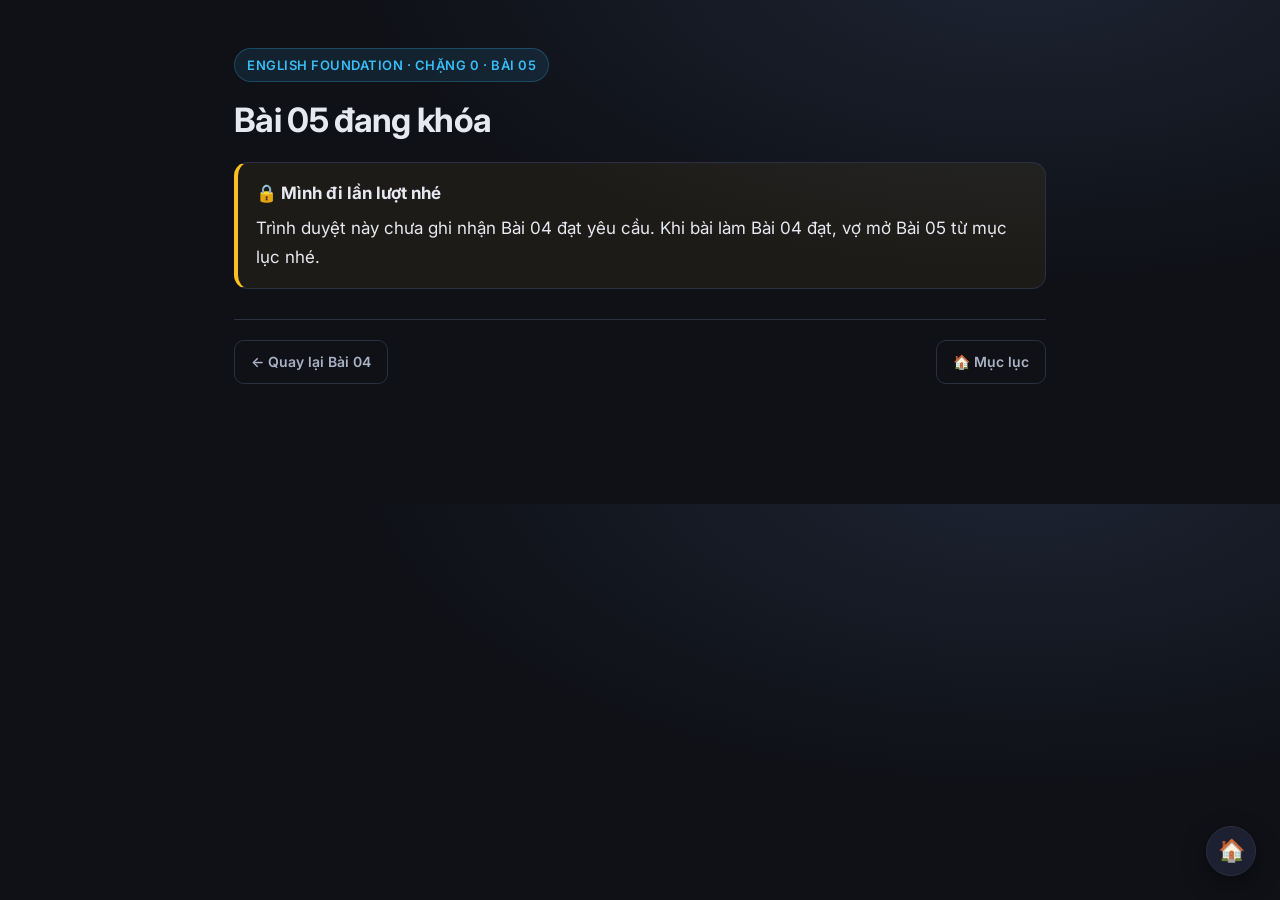
<file: lessons/0005-subject-verb-object-complement.html>
<!doctype html>
<html lang="vi">
  <head>
    <meta charset="UTF-8" />
    <meta name="viewport" content="width=device-width, initial-scale=1.0" />
    <title>Bài 05 · Subject, Verb, Object, Complement</title>
    <link rel="preconnect" href="https://fonts.googleapis.com" />
    <link
      href="https://fonts.googleapis.com/css2?family=Inter:wght@400;500;600;700&family=JetBrains+Mono:wght@400;600&display=swap"
      rel="stylesheet"
    />
    <link rel="stylesheet" href="lesson.css" />
  </head>
  <body>
    <main class="wrap">
      <section id="locked-message" aria-labelledby="locked-title">
        <span class="lesson-tag">English Foundation · Chặng 0 · Bài 05</span>
        <h1 id="locked-title">Bài 05 đang khóa</h1>
        <div class="callout warn">
          <div class="ct">🔒 Mình đi lần lượt nhé</div>
          <p>
            Trình duyệt này chưa ghi nhận Bài 04 đạt yêu cầu. Khi bài làm Bài 04
            đạt, vợ mở Bài 05 từ mục lục nhé.
          </p>
        </div>
        <nav class="navbar" aria-label="Điều hướng bài học">
          <a href="0004-noun-verb-adjective-adverb.html">← Quay lại Bài 04</a>
          <a href="index.html">🏠 Mục lục</a>
        </nav>
      </section>

      <article id="lesson" hidden>
        <header>
          <span class="lesson-tag">Chặng 0 · Bài 05</span>
          <h1>Ai làm gì, tác động đến ai/cái gì?</h1>
          <p class="subtitle">
            Tìm Subject và Verb trước, rồi phân biệt Object nhận hành động với
            Complement mô tả hoặc gọi tên lại.
          </p>
          <p class="meta-line">
            ⏱ 30–35 phút · 🎯 Đọc khung câu và tự tạo bốn cấu trúc thông dụng.
          </p>
        </header>

        <div class="callout bridge">
          <div class="ct">🌉 Nối từ Bài 04</div>
          <p>
            Vợ đã nhận ra <vợ>Nga</vợ> là noun và <vợ>studies</vợ> là verb. Giờ
            ta ghép vai trò: <code>Nga studies English.</code> Ai học?
            <vợ>Nga</vợ> là Subject. Làm gì? <vợ>studies</vợ> là Verb. Học cái
            gì? <vợ>English</vợ> là Object.
          </p>
        </div>

        <section aria-labelledby="core-roles">
          <h2 id="core-roles">1. Tìm khung câu từ trái sang phải</h2>
          <table class="data">
            <thead>
              <tr>
                <th>Thành phần</th>
                <th>Câu hỏi</th>
                <th>Ví dụ</th>
              </tr>
            </thead>
            <tbody>
              <tr>
                <td><strong>Subject (S)</strong></td>
                <td>Ai/cái gì là đề tài hoặc làm việc đó?</td>
                <td><code>Nga</code> studies English.</td>
              </tr>
              <tr>
                <td><strong>Verb (V)</strong></td>
                <td>Ai làm gì? Đang ở trạng thái nào?</td>
                <td>Nga <code>studies</code> English.</td>
              </tr>
              <tr>
                <td><strong>Object (O)</strong></td>
                <td>Hành động tác động đến ai/cái gì?</td>
                <td>Nga studies <code>English</code>.</td>
              </tr>
              <tr>
                <td><strong>Complement (C)</strong></td>
                <td>Phần nào hoàn tất ý, mô tả hoặc gọi tên lại S/O?</td>
                <td>My husband is <code>kind</code>.</td>
              </tr>
            </tbody>
          </table>
          <div class="callout why">
            <div class="ct">💡 Object khác Complement ở quan hệ nghĩa</div>
            <p>
              Trong <code>He married a teacher</code>, <vợ>a teacher</vợ> là
              người khác tác động vào, nên là Object. Trong
              <code>He became a teacher</code>, <vợ>a teacher</vợ> gọi tên lại
              chính “He”, nên là Complement. Cả hai thường đứng sau động từ; hãy
              hỏi mối quan hệ nghĩa, đừng chỉ nhìn vị trí.
            </p>
          </div>
          <p>
            Cambridge Grammar mô tả Subject, Verb, Object và Complement là các
            thành phần của mệnh đề; một số động từ cần Object hoặc Complement để
            đủ nghĩa. Xem
            <a
              href="https://dictionary.cambridge.org/grammar/british-grammar/clauses"
              target="_blank"
              rel="noreferrer"
              >Clauses</a
            >,
            <a
              href="https://dictionary.cambridge.org/grammar/british-grammar/objects"
              target="_blank"
              rel="noreferrer"
              >Objects</a
            >
            và
            <a
              href="https://dictionary.cambridge.org/grammar/british-grammar/complements"
              target="_blank"
              rel="noreferrer"
              >Complements</a
            >.
          </p>
        </section>

        <section aria-labelledby="four-patterns">
          <h2 id="four-patterns">2. Bốn mẫu câu vợ sẽ dùng nhiều</h2>
          <div class="code-block">
            <span class="code-label">Gạch khung và đặt câu hỏi</span>
            <pre><code><span class="cmt">// S + V: “I” là ai, “work” là làm gì</span>
<span class="kw">I</span> <span class="fn">work</span> during the day.

<span class="cmt">// S + V + O: “English” nhận hành động học</span>
<span class="kw">I</span> <span class="fn">study</span> <span class="tbl">English</span> every evening.

<span class="cmt">// S + linking verb + C: “kind” mô tả chính chồng</span>
<span class="kw">My husband</span> <span class="fn">is</span> <span class="str">kind</span>.

<span class="cmt">// S + V + O + C: “Nga” gọi tên lại chính “me”</span>
<span class="kw">They</span> <span class="fn">call</span> <span class="tbl">me</span> <span class="str">Nga</span>.</code></pre>
          </div>
          <div class="callout tip">
            <div class="ct">🔎 Mẹo kiểm tra nhanh</div>
            <p>
              Sau Verb, hỏi “ai/cái gì bị tác động?” để tìm Object. Nếu phần sau
              đang mô tả hoặc đổi tên Subject/Object, đó có thể là Complement.
              Có câu chỉ cần S + V; không phải câu nào cũng cần Object.
            </p>
          </div>
        </section>

        <section aria-labelledby="quiz-a-title">
          <h2 id="quiz-a-title">3. Bài tập A · xác định thành phần (12 câu)</h2>
          <p>
            Chọn vai trò của phần in đậm trong câu. Bài này ôn lại cả từ loại ở
            Bài 04.
          </p>
          <div class="quiz" id="quiz-a">
            <h3>🧠 S, V, O hay C?</h3>
            <div class="q">
              Câu 1. <strong>Nga</strong> studies English at night.
            </div>
            <button
              class="opt"
              type="button"
              data-correct="true"
              data-explain="Nga là người được câu nói tới và thực hiện việc học: Subject."
            >
              A. Subject
            </button>
            <button
              class="opt"
              type="button"
              data-correct="false"
              data-explain="Studies mới là hành động."
            >
              B. Verb
            </button>
            <button
              class="opt"
              type="button"
              data-correct="false"
              data-explain="English là thứ được học, không phải Nga."
            >
              C. Object
            </button>
            <div class="feedback"></div>

            <div class="q">
              Câu 2. Nga <strong>studies</strong> English at night.
            </div>
            <button
              class="opt"
              type="button"
              data-correct="false"
              data-explain="Nga là Subject; studies kể hành động."
            >
              A. Subject
            </button>
            <button
              class="opt"
              type="button"
              data-correct="true"
              data-explain="Studies là hành động của Nga: Verb."
            >
              B. Verb
            </button>
            <button
              class="opt"
              type="button"
              data-correct="false"
              data-explain="English là Object của studies."
            >
              C. Object
            </button>
            <div class="feedback"></div>

            <div class="q">
              Câu 3. Nga studies <strong>English</strong> at night.
            </div>
            <button
              class="opt"
              type="button"
              data-correct="false"
              data-explain="Nga là Subject thực hiện hành động."
            >
              A. Subject
            </button>
            <button
              class="opt"
              type="button"
              data-correct="true"
              data-explain="English trả lời câu hỏi “học cái gì?”, là Object."
            >
              B. Object
            </button>
            <button
              class="opt"
              type="button"
              data-correct="false"
              data-explain="Studies mới là Verb."
            >
              C. Verb
            </button>
            <div class="feedback"></div>

            <div class="q">Câu 4. <strong>My husband</strong> is kind.</div>
            <button
              class="opt"
              type="button"
              data-correct="true"
              data-explain="My husband là người được mô tả: Subject."
            >
              A. Subject
            </button>
            <button
              class="opt"
              type="button"
              data-correct="false"
              data-explain="Is là linking verb trong câu này."
            >
              B. Verb
            </button>
            <button
              class="opt"
              type="button"
              data-correct="false"
              data-explain="Kind mô tả My husband, không phải vật bị tác động."
            >
              C. Object
            </button>
            <div class="feedback"></div>

            <div class="q">Câu 5. My husband <strong>is</strong> kind.</div>
            <button
              class="opt"
              type="button"
              data-correct="false"
              data-explain="My husband là Subject."
            >
              A. Subject
            </button>
            <button
              class="opt"
              type="button"
              data-correct="true"
              data-explain="Is nối Subject với thông tin mô tả: Verb."
            >
              B. Verb
            </button>
            <button
              class="opt"
              type="button"
              data-correct="false"
              data-explain="Kind là Complement."
            >
              C. Complement
            </button>
            <div class="feedback"></div>

            <div class="q">Câu 6. My husband is <strong>kind</strong>.</div>
            <button
              class="opt"
              type="button"
              data-correct="false"
              data-explain="Kind không phải người/vật chịu tác động."
            >
              A. Object
            </button>
            <button
              class="opt"
              type="button"
              data-correct="true"
              data-explain="Kind mô tả Subject My husband sau linking verb is: Subject Complement."
            >
              B. Complement
            </button>
            <button
              class="opt"
              type="button"
              data-correct="false"
              data-explain="Is mới là Verb."
            >
              C. Verb
            </button>
            <div class="feedback"></div>

            <div class="q">Câu 7. <strong>They</strong> call me Nga.</div>
            <button
              class="opt"
              type="button"
              data-correct="true"
              data-explain="They là người thực hiện hành động call: Subject."
            >
              A. Subject
            </button>
            <button
              class="opt"
              type="button"
              data-correct="false"
              data-explain="Call là Verb."
            >
              B. Verb
            </button>
            <button
              class="opt"
              type="button"
              data-correct="false"
              data-explain="Me là Object của call."
            >
              C. Object
            </button>
            <div class="feedback"></div>

            <div class="q">Câu 8. They <strong>call</strong> me Nga.</div>
            <button
              class="opt"
              type="button"
              data-correct="false"
              data-explain="They là Subject."
            >
              A. Subject
            </button>
            <button
              class="opt"
              type="button"
              data-correct="true"
              data-explain="Call nêu hành động gọi: Verb."
            >
              B. Verb
            </button>
            <button
              class="opt"
              type="button"
              data-correct="false"
              data-explain="Me là Object."
            >
              C. Object
            </button>
            <div class="feedback"></div>

            <div class="q">Câu 9. They call <strong>me</strong> Nga.</div>
            <button
              class="opt"
              type="button"
              data-correct="true"
              data-explain="Me là người nhận tác động của hành động call: Object."
            >
              A. Object
            </button>
            <button
              class="opt"
              type="button"
              data-correct="false"
              data-explain="They mới là Subject."
            >
              B. Subject
            </button>
            <button
              class="opt"
              type="button"
              data-correct="false"
              data-explain="Nga gọi tên lại me, nên Nga là Complement."
            >
              C. Complement
            </button>
            <div class="feedback"></div>

            <div class="q">Câu 10. They call me <strong>Nga</strong>.</div>
            <button
              class="opt"
              type="button"
              data-correct="false"
              data-explain="Nga không phải Subject của cả câu; Subject là They."
            >
              A. Subject
            </button>
            <button
              class="opt"
              type="button"
              data-correct="false"
              data-explain="Me mới là Object nhận tác động."
            >
              B. Object
            </button>
            <button
              class="opt"
              type="button"
              data-correct="true"
              data-explain="Nga đổi tên cho Object me, nên là Object Complement."
            >
              C. Complement
            </button>
            <div class="feedback"></div>

            <div class="q">Câu 11. The baby <strong>laughed</strong>.</div>
            <button
              class="opt"
              type="button"
              data-correct="false"
              data-explain="The baby là Subject."
            >
              A. Subject
            </button>
            <button
              class="opt"
              type="button"
              data-correct="true"
              data-explain="Laughed là hành động. Câu này hoàn chỉnh mà không cần Object."
            >
              B. Verb
            </button>
            <button
              class="opt"
              type="button"
              data-correct="false"
              data-explain="Câu không có Object; laugh không cần người/vật bị tác động ở đây."
            >
              C. Object
            </button>
            <div class="feedback"></div>

            <div class="q">Câu 12. Nga <strong>feels</strong> tired.</div>
            <button
              class="opt"
              type="button"
              data-correct="false"
              data-explain="Nga là Subject."
            >
              A. Subject
            </button>
            <button
              class="opt"
              type="button"
              data-correct="true"
              data-explain="Feels là linking verb, nối Nga với trạng thái tired."
            >
              B. Verb
            </button>
            <button
              class="opt"
              type="button"
              data-correct="false"
              data-explain="Tired là Complement mô tả Nga."
            >
              C. Object
            </button>
            <div class="feedback"></div>
          </div>
          <button
            id="check-a"
            type="button"
            style="
              margin-top: 12px;
              padding: 10px 14px;
              border: 1px solid #38bdf8;
              border-radius: 10px;
              background: rgba(56, 189, 248, 0.14);
              color: #e6e9f0;
              font:
                500 14px Inter,
                sans-serif;
              cursor: pointer;
            "
          >
            Chấm bài A · 12 câu
          </button>
          <button
            id="retry-a"
            type="button"
            style="
              margin-top: 12px;
              padding: 10px 14px;
              border: 1px solid #2a3042;
              border-radius: 10px;
              background: #171a23;
              color: #e6e9f0;
              font:
                500 14px Inter,
                sans-serif;
              cursor: pointer;
            "
          >
            Làm lại bài A
          </button>
          <p id="result-a" role="status" aria-live="polite"></p>
        </section>

        <section aria-labelledby="quiz-b-title">
          <h2 id="quiz-b-title">4. Bài tập B · chọn khung phù hợp (6 câu)</h2>
          <p>
            Chọn câu hoàn chỉnh đúng với ý muốn nói. Hãy chú ý động từ cần
            Object hay cần Complement.
          </p>
          <div class="quiz" id="quiz-b">
            <h3>🧩 Chọn khung câu</h3>
            <div class="q">Câu 1. “Nga học tiếng Anh mỗi tối.”</div>
            <button
              class="opt"
              type="button"
              data-correct="true"
              data-explain="S + V + O: Nga (S) studies (V) English (O)."
            >
              A. Nga studies English every evening.
            </button>
            <button
              class="opt"
              type="button"
              data-correct="false"
              data-explain="Thiếu am/is/are trước studying; đây cũng không phải thói quen."
            >
              B. Nga studying English every evening.
            </button>
            <button
              class="opt"
              type="button"
              data-correct="false"
              data-explain="Kind mô tả Nga, không diễn tả việc học tiếng Anh."
            >
              C. Nga is kind English every evening.
            </button>
            <div class="feedback"></div>

            <div class="q">Câu 2. “Chồng vợ rất tốt bụng.”</div>
            <button
              class="opt"
              type="button"
              data-correct="false"
              data-explain="Kind không phải Object; câu cần linking verb is để nối chủ ngữ với tính từ."
            >
              A. My husband kind.
            </button>
            <button
              class="opt"
              type="button"
              data-correct="true"
              data-explain="S + linking V + C: My husband là S, is là linking V, kind là C mô tả S."
            >
              B. My husband is kind.
            </button>
            <button
              class="opt"
              type="button"
              data-correct="false"
              data-explain="Kindly là trạng từ; câu này cần tính từ mô tả chồng."
            >
              C. My husband is kindly.
            </button>
            <div class="feedback"></div>

            <div class="q">Câu 3. “Họ gọi vợ là Nga.”</div>
            <button
              class="opt"
              type="button"
              data-correct="false"
              data-explain="Thiếu Object me sau call."
            >
              A. They call Nga me.
            </button>
            <button
              class="opt"
              type="button"
              data-correct="true"
              data-explain="They (S) call (V) me (O) Nga (C): Nga gọi tên lại me."
            >
              B. They call me Nga.
            </button>
            <button
              class="opt"
              type="button"
              data-correct="false"
              data-explain="Thiếu động từ call để nối Subject với Object và Complement."
            >
              C. They me Nga.
            </button>
            <div class="feedback"></div>

            <div class="q">
              Câu 4. Chọn câu có S + V nhưng không cần Object.
            </div>
            <button
              class="opt"
              type="button"
              data-correct="true"
              data-explain="The baby là S, laughed là V; laugh có thể đứng không có Object."
            >
              A. The baby laughed.
            </button>
            <button
              class="opt"
              type="button"
              data-correct="false"
              data-explain="English là Object của study."
            >
              B. I study English.
            </button>
            <button
              class="opt"
              type="button"
              data-correct="false"
              data-explain="Kind là Complement mô tả Subject."
            >
              C. Dong is kind.
            </button>
            <div class="feedback"></div>

            <div class="q">
              Câu 5. Chọn phần còn thiếu: “The soup tastes ___.”
            </div>
            <button
              class="opt"
              type="button"
              data-correct="false"
              data-explain="Tastes ở đây là linking verb; cần tính từ mô tả soup chứ không phải Object."
            >
              A. deliciously
            </button>
            <button
              class="opt"
              type="button"
              data-correct="true"
              data-explain="Delicious là Subject Complement mô tả soup: The soup tastes delicious."
            >
              B. delicious
            </button>
            <button
              class="opt"
              type="button"
              data-correct="false"
              data-explain="Soup đã là Subject; thêm danh từ này không hoàn tất ý tự nhiên của mẫu này."
            >
              C. a cook
            </button>
            <div class="feedback"></div>

            <div class="q">Câu 6. “Em làm chồng vui.”</div>
            <button
              class="opt"
              type="button"
              data-correct="false"
              data-explain="Thiếu Object chồng và không có Complement mô tả cảm xúc."
            >
              A. I happy my husband.
            </button>
            <button
              class="opt"
              type="button"
              data-correct="true"
              data-explain="I (S) make (V) my husband (O) happy (C): happy mô tả Object my husband."
            >
              B. I make my husband happy.
            </button>
            <button
              class="opt"
              type="button"
              data-correct="false"
              data-explain="Happily là trạng từ, trong khi ở đây cần tính từ mô tả chồng."
            >
              C. I make happily my husband.
            </button>
            <div class="feedback"></div>
          </div>
          <button
            id="check-b"
            type="button"
            style="
              margin-top: 12px;
              padding: 10px 14px;
              border: 1px solid #38bdf8;
              border-radius: 10px;
              background: rgba(56, 189, 248, 0.14);
              color: #e6e9f0;
              font:
                500 14px Inter,
                sans-serif;
              cursor: pointer;
            "
          >
            Chấm bài B · 6 câu
          </button>
          <button
            id="retry-b"
            type="button"
            style="
              margin-top: 12px;
              padding: 10px 14px;
              border: 1px solid #2a3042;
              border-radius: 10px;
              background: #171a23;
              color: #e6e9f0;
              font:
                500 14px Inter,
                sans-serif;
              cursor: pointer;
            "
          >
            Làm lại bài B
          </button>
          <p id="result-b" role="status" aria-live="polite"></p>
        </section>

        <section aria-labelledby="writing-title">
          <h2 id="writing-title">5. Bài tập C · tự viết bốn câu</h2>
          <p>
            Viết câu của vợ theo bốn khung. Thầy sẽ xem bài làm thật sau khi vợ
            sao chép kết quả gửi vào cuộc trò chuyện.
          </p>
          <form id="lesson-form">
            <label for="sentence-1"><strong>Câu 1 · S + V</strong></label>
            <p class="tiny">
              Ví dụ khác mẫu: “I work during the day.” Hãy viết một hành động
              thường ngày của vợ, không cần Object.
            </p>
            <textarea
              id="sentence-1"
              rows="2"
              required
              placeholder="I … every day."
              style="
                display: block;
                width: 100%;
                margin: 8px 0 18px;
                padding: 12px 14px;
                border: 1px solid #2a3042;
                border-radius: 10px;
                background: #171a23;
                color: #e6e9f0;
                font: inherit;
              "
            ></textarea>
            <label for="sentence-2"><strong>Câu 2 · S + V + O</strong></label>
            <p class="tiny">Nói vợ học/nghe/đọc thứ gì: “I study English.”</p>
            <textarea
              id="sentence-2"
              rows="2"
              required
              placeholder="I … English … ."
              style="
                display: block;
                width: 100%;
                margin: 8px 0 18px;
                padding: 12px 14px;
                border: 1px solid #2a3042;
                border-radius: 10px;
                background: #171a23;
                color: #e6e9f0;
                font: inherit;
              "
            ></textarea>
            <label for="sentence-3"
              ><strong
                >Câu 3 · S + linking Verb + Subject Complement</strong
              ></label
            >
            <p class="tiny">
              Dùng tính từ mô tả Nga hoặc chồng: “My husband is kind.”
            </p>
            <textarea
              id="sentence-3"
              rows="2"
              required
              placeholder="Nga is … ."
              style="
                display: block;
                width: 100%;
                margin: 8px 0 18px;
                padding: 12px 14px;
                border: 1px solid #2a3042;
                border-radius: 10px;
                background: #171a23;
                color: #e6e9f0;
                font: inherit;
              "
            ></textarea>
            <label for="sentence-4"
              ><strong
                >Câu 4 · S + V + Object + Object Complement</strong
              ></label
            >
            <p class="tiny">
              Cho ví dụ với “call”: “They call me Nga.” Phần cuối gọi tên lại
              Object “me”.
            </p>
            <textarea
              id="sentence-4"
              rows="2"
              required
              placeholder="They call me … ."
              style="
                display: block;
                width: 100%;
                margin: 8px 0 18px;
                padding: 12px 14px;
                border: 1px solid #2a3042;
                border-radius: 10px;
                background: #171a23;
                color: #e6e9f0;
                font: inherit;
              "
            ></textarea>
            <button
              id="check-writing"
              type="button"
              style="
                padding: 10px 14px;
                border: 1px solid #a78bfa;
                border-radius: 10px;
                background: rgba(167, 139, 250, 0.13);
                color: #e6e9f0;
                font:
                  500 14px Inter,
                  sans-serif;
                cursor: pointer;
              "
            >
              Kiểm tra khung 4 câu
            </button>
            <p id="writing-result" role="status" aria-live="polite"></p>
            <button
              type="submit"
              style="
                padding: 12px 16px;
                border: 1px solid #38bdf8;
                border-radius: 10px;
                background: rgba(56, 189, 248, 0.14);
                color: #e6e9f0;
                font:
                  600 15px Inter,
                  sans-serif;
                cursor: pointer;
              "
            >
              Nộp bài · lưu tiến độ
            </button>
            <p
              id="result"
              class="feedback"
              role="status"
              aria-live="polite"
            ></p>
            <label for="share-output"
              ><strong>Bản tóm tắt để gửi chồng</strong></label
            >
            <textarea
              id="share-output"
              rows="10"
              readonly
              placeholder="Sau khi nộp, kết quả sẽ hiện ở đây."
              style="
                display: block;
                width: 100%;
                margin: 8px 0;
                padding: 12px 14px;
                border: 1px solid #2a3042;
                border-radius: 10px;
                background: #171a23;
                color: #e6e9f0;
                font: inherit;
              "
            ></textarea>
            <button
              id="copy-submission"
              type="button"
              style="
                padding: 10px 14px;
                border: 1px solid #2a3042;
                border-radius: 10px;
                background: #171a23;
                color: #e6e9f0;
                font:
                  500 14px Inter,
                  sans-serif;
                cursor: pointer;
              "
            >
              Sao chép bài làm
            </button>
          </form>
        </section>

        <section>
          <div class="callout tip">
            <div class="ct">✅ Tiêu chí đạt bài</div>
            <ul class="checklist">
              <li>Bài A: ít nhất 9/12 câu.</li>
              <li>Bài B: ít nhất 4/6 câu.</li>
              <li>
                Bài C: ít nhất 3/4 câu theo đúng khung; chồng sẽ đọc để góp ý
                cách diễn đạt.
              </li>
            </ul>
          </div>
          <h2>6. Câu hỏi tư duy</h2>
          <p>
            Trong câu <code>They call me Nga</code>, vì sao <vợ>me</vợ> là
            Object còn <vợ>Nga</vợ> là Complement dù cả hai đều đứng sau động
            từ?
          </p>
        </section>

        <div class="next-box">
          <div class="nl">→ Bài tiếp theo · chưa soạn</div>
          <div class="nt">Bài 06 · Cấu trúc câu cơ bản trong ngữ cảnh</div>
          <p class="nd">
            Ta sẽ ghép các khung S/V/O/C thành câu trong những tình huống quen
            thuộc và mở rộng câu mà vẫn đúng.
          </p>
        </div>
        <nav class="navbar" aria-label="Điều hướng bài học">
          <a href="0004-noun-verb-adjective-adverb.html">← Bài 04</a>
          <a href="index.html">🏠 Mục lục</a>
          <span class="disabled" id="next-lesson-link">Sau →</span>
        </nav>
        <p class="try-it">
          💬 Vợ có thể hỏi chồng về bất kỳ câu nào. Khi gửi bài, chồng sẽ chấm
          từng câu và cập nhật tiến độ theo đúng bài làm nhé.
        </p>
        <h1><strong>Mình yêu vợ thúi nhất trên đời ❤️</strong></h1>
      </article>
    </main>
    <script src="lesson-enhance.js"></script>
    <script>
      (() => {
        const STORAGE_KEY = "ielts-foundation-progress-v1";
        const PREVIOUS_LESSON_ID = "lesson04-noun-verb-adjective-adverb";
        const CURRENT_LESSON_ID = "lesson05-subject-verb-object-complement";
        const PASSING = { a: 9, b: 4, writing: 3 };

        function loadProgress() {
          try {
            return JSON.parse(localStorage.getItem(STORAGE_KEY) || "{}");
          } catch {
            return {};
          }
        }

        function saveProgress(progress) {
          localStorage.setItem(STORAGE_KEY, JSON.stringify(progress));
        }

        function unlockLesson(progress) {
          const completed = progress.completedLessonIds || [];
          const prior = progress.lesson04 || {};
          if (
            (prior.completed || prior.reviewedComplete) &&
            !completed.includes(PREVIOUS_LESSON_ID)
          ) {
            completed.push(PREVIOUS_LESSON_ID);
          }
          progress.completedLessonIds = completed;
          saveProgress(progress);
          const unlocked = completed.includes(PREVIOUS_LESSON_ID);
          document.getElementById("locked-message").hidden = unlocked;
          document.getElementById("lesson").hidden = !unlocked;
          return unlocked;
        }

        function enableNextLink() {
          const disabled = document.getElementById("next-lesson-link");
          if (!disabled) return;
          const link = document.createElement("a");
          link.href = "0006-basic-sentence-in-context.html";
          link.textContent = "Sau →";
          link.setAttribute("aria-label", "Mở Bài 06");
          disabled.replaceWith(link);
        }

        function collectQuestions(quiz) {
          const groups = [];
          let current = null;
          quiz.querySelectorAll(".q, .opt").forEach((node) => {
            if (node.classList.contains("q")) {
              current = { prompt: node, options: [] };
              groups.push(current);
            } else if (current) {
              current.options.push(node);
            }
          });
          return groups;
        }

        function scoreQuiz(questions) {
          if (
            questions.some(
              (question) =>
                !question.options.some((option) =>
                  option.classList.contains("picked"),
                ),
            )
          )
            return null;
          return questions.reduce((score, question) => {
            const selected = question.options.find((option) =>
              option.classList.contains("picked"),
            );
            return score + (selected?.dataset.correct === "true" ? 1 : 0);
          }, 0);
        }

        function validateWriting(fields) {
          const sentences = fields.map((field) =>
            field.value.trim().replace(/[.!?]+$/, ""),
          );
          if (sentences.some((sentence) => !sentence)) return null;
          const normalized = sentences.map((sentence) =>
            sentence.replace(/\s+/g, " ").toLowerCase(),
          );
          const valid = [
            /^i\s+(?:work|laugh|smile|sleep|run|walk|arrive|go|come|live|stay|travel|dance|swim|sit|stand|wait|happen|play|speak|talk|cook|study|learn|listen|read|sing|write|exercise|pray|help|practice|drink|eat)(?:\s+.*)?$/,
            /^(?:i|nga|dong|my husband|my wife)\s+(?:study|studies|learn|learns|read|reads|watch|watches|like|likes|love|loves|need|needs|want|wants|speak|speaks|eat|eats|cook|cooks|help|helps|practice|practices|listen|listens)\s+\S+/,
            /^(?:i\s+(?:am|feel|look|seem|become|sound|smell|taste)|(?:nga|dong|my husband|my wife|my family|he|she)\s+(?:is|feels|looks|seems|becomes|sounds|smells|tastes)|(?:they|we)\s+(?:are|feel|look|seem|become|sound|smell|taste))\s+\S+(?:\s+.*)?$/,
            /^(?:they|we|i|he|she)\s+(?:call|calls|make|makes|find|finds)\s+(?:me|us|him|her|them)\s+\S+/,
          ];
          const results = normalized.map((sentence, index) =>
            valid[index].test(sentence),
          );
          return { sentences, results };
        }

        function showFeedback(id, text, success) {
          const output = document.getElementById(id);
          output.textContent = text;
          output.className = "feedback show " + (success ? "good" : "bad");
        }

        function initialize() {
          const progress = loadProgress();
          if (!unlockLesson(progress)) return;
          if ((progress.completedLessonIds || []).includes(CURRENT_LESSON_ID))
            enableNextLink();
          const saved = progress.lesson05 || {};
          const quizA = collectQuestions(document.getElementById("quiz-a"));
          const quizB = collectQuestions(document.getElementById("quiz-b"));
          const fields = [1, 2, 3, 4].map((number) =>
            document.getElementById("sentence-" + number),
          );
          fields.forEach((field, index) => {
            field.value = saved.sentences?.[index] || "";
          });

          [quizA, quizB].forEach((questions, sectionIndex) => {
            const savedAnswers =
              sectionIndex === 0 ? saved.answersA : saved.answersB;
            questions.forEach((question, questionIndex) => {
              const savedOption =
                question.options[savedAnswers?.[questionIndex]];
              if (savedOption) {
                savedOption.classList.add("picked");
                savedOption.click();
              }
              question.options.forEach((option, optionIndex) => {
                option.addEventListener("click", () => {
                  option.classList.add("picked");
                  const latest = loadProgress();
                  latest.lesson05 = latest.lesson05 || {};
                  const key = sectionIndex === 0 ? "answersA" : "answersB";
                  latest.lesson05[key] = latest.lesson05[key] || {};
                  latest.lesson05[key][questionIndex] = optionIndex;
                  latest.lesson05.submitted = false;
                  saveProgress(latest);
                });
              });
            });
          });

          fields.forEach((field) =>
            field.addEventListener("input", () => {
              const latest = loadProgress();
              latest.lesson05 = latest.lesson05 || {};
              latest.lesson05.sentences = fields.map((item) =>
                item.value.trim(),
              );
              latest.lesson05.submitted = false;
              saveProgress(latest);
            }),
          );

          document.getElementById("check-a").addEventListener("click", () => {
            const score = scoreQuiz(quizA);
            if (score === null) {
              showFeedback(
                "result-a",
                "Vợ hãy chọn đủ 12 đáp án ở bài A nhé.",
                false,
              );
              return;
            }
            const latest = loadProgress();
            latest.lesson05 = { ...latest.lesson05, scoreA: score };
            saveProgress(latest);
            showFeedback(
              "result-a",
              "Bài A: " + score + "/12. Mục tiêu là ít nhất 9/12.",
              score >= PASSING.a,
            );
          });

          document.getElementById("retry-a").addEventListener("click", () => {
            const latest = loadProgress();
            latest.lesson05 = latest.lesson05 || {};
            delete latest.lesson05.answersA;
            delete latest.lesson05.scoreA;
            latest.lesson05.submitted = false;
            saveProgress(latest);
            window.location.reload();
          });

          document.getElementById("check-b").addEventListener("click", () => {
            const score = scoreQuiz(quizB);
            if (score === null) {
              showFeedback(
                "result-b",
                "Vợ hãy chọn đủ 6 đáp án ở bài B nhé.",
                false,
              );
              return;
            }
            const latest = loadProgress();
            latest.lesson05 = { ...latest.lesson05, scoreB: score };
            saveProgress(latest);
            showFeedback(
              "result-b",
              "Bài B: " + score + "/6. Mục tiêu là ít nhất 4/6.",
              score >= PASSING.b,
            );
          });

          document.getElementById("retry-b").addEventListener("click", () => {
            const latest = loadProgress();
            latest.lesson05 = latest.lesson05 || {};
            delete latest.lesson05.answersB;
            delete latest.lesson05.scoreB;
            latest.lesson05.submitted = false;
            saveProgress(latest);
            window.location.reload();
          });

          document
            .getElementById("check-writing")
            .addEventListener("click", () => {
              const result = validateWriting(fields);
              if (!result) {
                showFeedback(
                  "writing-result",
                  "Vợ hãy viết đủ bốn câu trước rồi kiểm tra nhé.",
                  false,
                );
                return;
              }
              const labels = [
                "S + V",
                "S + V + O",
                "S + linking V + C",
                "S + V + O + C",
              ];
              const notes = result.results.map(
                (ok, index) =>
                  (ok ? "✓" : "↻") +
                  " Câu " +
                  (index + 1) +
                  " · " +
                  labels[index] +
                  (ok
                    ? " có vẻ đúng khung; chồng sẽ xem lại nghĩa."
                    : " cần xem lại khung câu."),
              );
              const latest = loadProgress();
              latest.lesson05 = {
                ...latest.lesson05,
                sentences: result.sentences,
                sentenceFeedback: notes,
              };
              saveProgress(latest);
              showFeedback(
                "writing-result",
                notes.join("   "),
                result.results.filter(Boolean).length >= PASSING.writing,
              );
            });

          document
            .getElementById("lesson-form")
            .addEventListener("submit", (event) => {
              event.preventDefault();
              const scoreA = scoreQuiz(quizA);
              const scoreB = scoreQuiz(quizB);
              if (scoreA === null || scoreB === null) {
                showFeedback(
                  "result",
                  "Vợ hãy hoàn thành cả bài A (12 câu) và bài B (6 câu) rồi nộp nhé.",
                  false,
                );
                return;
              }
              const writing = validateWriting(fields);
              if (!writing) {
                showFeedback(
                  "result",
                  "Vợ hãy viết đủ bốn câu trước khi nộp nhé.",
                  false,
                );
                return;
              }
              const labels = [
                "S + V",
                "S + V + O",
                "S + linking V + C",
                "S + V + O + C",
              ];
              const sentenceFeedback = writing.results.map(
                (ok, index) =>
                  (ok ? "✓" : "↻") +
                  " Câu " +
                  (index + 1) +
                  " · " +
                  labels[index] +
                  (ok
                    ? " có vẻ đúng khung; cần xét thêm nghĩa."
                    : " cần sửa cấu trúc."),
              );
              const writingScore = writing.results.filter(Boolean).length;
              const passed =
                scoreA >= PASSING.a &&
                scoreB >= PASSING.b &&
                writingScore >= PASSING.writing;
              const latest = loadProgress();
              const completedIds = latest.completedLessonIds || [];
              if (passed && !completedIds.includes(CURRENT_LESSON_ID))
                completedIds.push(CURRENT_LESSON_ID);
              latest.completedLessonIds = completedIds;
              latest.lesson05 = {
                ...latest.lesson05,
                scoreA,
                totalA: quizA.length,
                scoreB,
                totalB: quizB.length,
                sentences: writing.sentences,
                sentenceFeedback,
                writingScore,
                submitted: true,
                completed: Boolean(passed || latest.lesson05?.completed),
                submittedAt: new Date().toISOString(),
              };
              saveProgress(latest);
              if (passed) enableNextLink();
              document.getElementById("share-output").value = [
                "Bài 05 — Subject, Verb, Object, Complement",
                "Bài A: " + scoreA + "/12",
                "Bài B: " + scoreB + "/6",
                ...sentenceFeedback,
                ...writing.sentences.map(
                  (sentence, index) => index + 1 + ". " + sentence,
                ),
                "Câu hỏi tư duy: Vì sao “me” là Object còn “Nga” là Complement trong “They call me Nga”?",
              ].join("\n");
              showFeedback(
                "result-a",
                "Bài A: " + scoreA + "/12.",
                scoreA >= PASSING.a,
              );
              showFeedback(
                "result-b",
                "Bài B: " + scoreB + "/6.",
                scoreB >= PASSING.b,
              );
              showFeedback(
                "writing-result",
                sentenceFeedback.join("   "),
                writingScore >= PASSING.writing,
              );
              showFeedback(
                "result",
                passed
                  ? "Vợ đạt tiêu chí tự chấm Bài 05. Tiến độ đã lưu trong trình duyệt này."
                  : "Bài đã được lưu. Để đạt cần A ≥9/12, B ≥4/6 và ít nhất 3/4 câu đúng khung.",
                passed,
              );
            });

          document
            .getElementById("copy-submission")
            .addEventListener("click", async () => {
              const summary = document.getElementById("share-output");
              if (!summary.value) {
                showFeedback(
                  "result",
                  "Vợ hãy nộp bài trước rồi sao chép kết quả nhé.",
                  false,
                );
                return;
              }
              try {
                await navigator.clipboard.writeText(summary.value);
                showFeedback(
                  "result",
                  "Đã sao chép bài làm. Vợ dán vào cuộc trò chuyện để chồng chữa kỹ nhé.",
                  true,
                );
              } catch {
                summary.focus();
                summary.select();
                showFeedback(
                  "result",
                  "Vợ sao chép phần đã chọn rồi dán vào cuộc trò chuyện nhé.",
                  false,
                );
              }
            });
        }

        initialize();
      })();
    </script>
  </body>
</html>
</file>
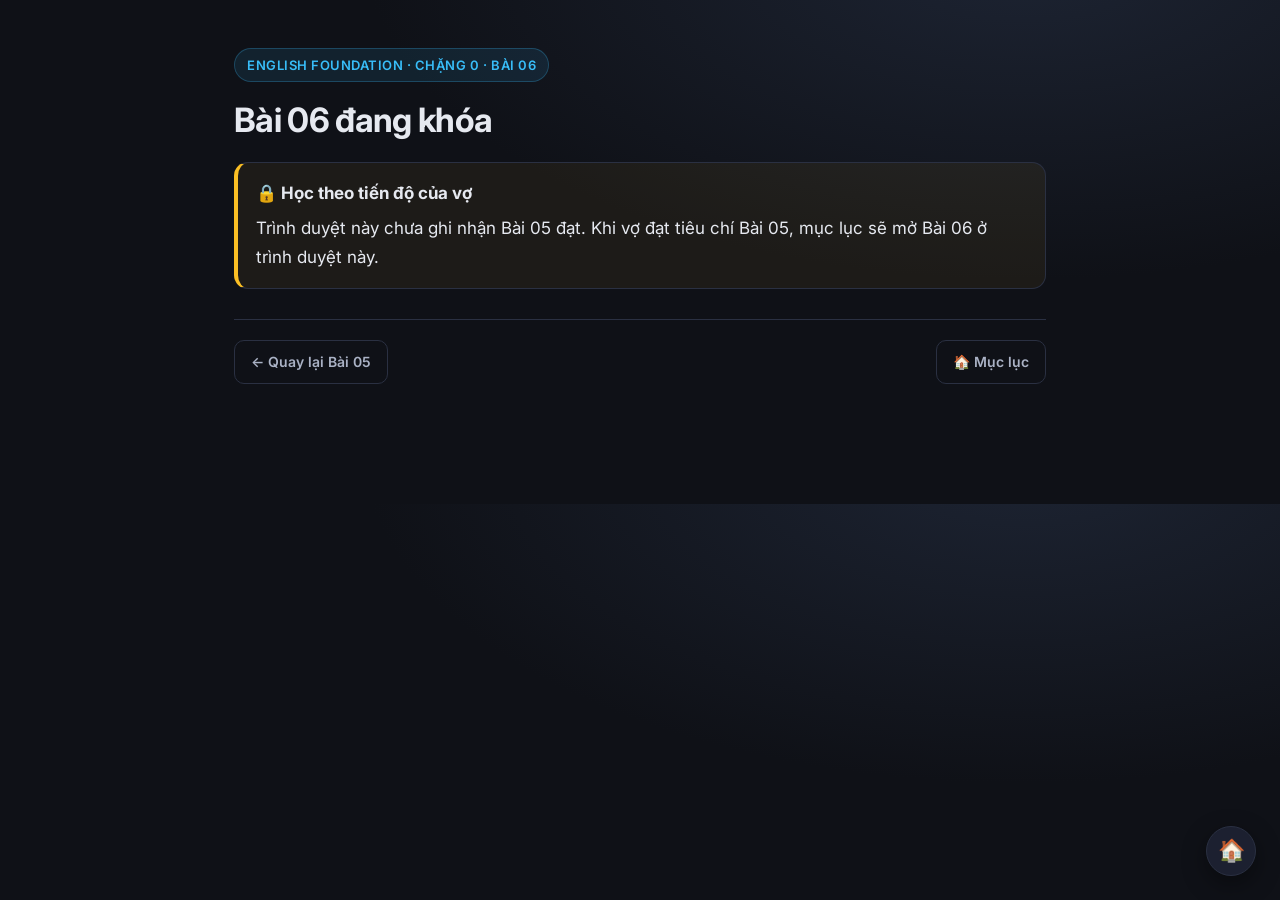
<file: lessons/0006-basic-sentence-in-context.html>
<!doctype html>
<html lang="vi">
  <head>
    <meta charset="UTF-8" />
    <meta name="viewport" content="width=device-width, initial-scale=1.0" />
    <title>Bài 06 · Cấu trúc câu cơ bản trong ngữ cảnh</title>
    <link rel="preconnect" href="https://fonts.googleapis.com" />
    <link
      href="https://fonts.googleapis.com/css2?family=Inter:wght@400;500;600;700&family=JetBrains+Mono:wght@400;600&display=swap"
      rel="stylesheet"
    />
    <link rel="stylesheet" href="lesson.css" />
  </head>
  <body>
    <main class="wrap">
      <section id="locked-message" aria-labelledby="locked-title">
        <span class="lesson-tag">English Foundation · Chặng 0 · Bài 06</span>
        <h1 id="locked-title">Bài 06 đang khóa</h1>
        <div class="callout warn">
          <div class="ct">🔒 Học theo tiến độ của vợ</div>
          <p>
            Trình duyệt này chưa ghi nhận Bài 05 đạt. Khi vợ đạt tiêu chí Bài
            05, mục lục sẽ mở Bài 06 ở trình duyệt này.
          </p>
        </div>
        <nav class="navbar" aria-label="Điều hướng bài học">
          <a href="0005-subject-verb-object-complement.html"
            >← Quay lại Bài 05</a
          >
          <a href="index.html">🏠 Mục lục</a>
        </nav>
      </section>

      <article id="lesson" hidden>
        <header>
          <span class="lesson-tag">Chặng 0 · Bài 06</span>
          <h1>Ghép câu đúng vào tình huống</h1>
          <p class="subtitle">
            Dùng khung S + V, S + V + O, S + V + C và S + V + O + C để kể chuyện
            đời thường.
          </p>
          <p class="meta-line">
            ⏱ 30–40 phút · 🎯 Chọn đúng khung, sắp xếp từ và tự viết câu có đủ
            ý.
          </p>
        </header>

        <div class="callout bridge">
          <div class="ct">🌉 Nối từ Bài 05</div>
          <p>
            Ở Bài 05, vợ đã tập tách câu thành Subject, Verb, Object và
            Complement. Bây giờ mình không chỉ gọi tên thành phần; ta chọn khung
            đủ để người nghe hiểu trọn ý. Ví dụ <code>I work</code> đã đủ ý, còn
            <code>I study</code> thường khiến người nghe muốn hỏi “study what?”
            — mình thêm Object: <code>I study English.</code>
          </p>
        </div>

        <section aria-labelledby="patterns-title">
          <h2 id="patterns-title">
            1. Chọn khung theo động từ và điều muốn kể
          </h2>
          <table class="data">
            <thead>
              <tr>
                <th>Khung</th>
                <th>Dùng khi…</th>
                <th>Ví dụ đời thường</th>
              </tr>
            </thead>
            <tbody>
              <tr>
                <td><strong>S + V</strong></td>
                <td>Hành động đã đủ ý; không cần vật chịu tác động</td>
                <td>I work during the day.</td>
              </tr>
              <tr>
                <td><strong>S + V + O</strong></td>
                <td>Động từ hướng tới người/vật/việc gì đó</td>
                <td>I study English every evening.</td>
              </tr>
              <tr>
                <td><strong>S + V + C</strong></td>
                <td>Linking verb nối chủ ngữ với mô tả/tên gọi</td>
                <td>My husband is kind.</td>
              </tr>
              <tr>
                <td><strong>S + V + O + C</strong></td>
                <td>Hành động tác động lên O và phần cuối mô tả/gọi tên O</td>
                <td>They call me Nga.</td>
              </tr>
            </tbody>
          </table>
          <div class="callout why">
            <div class="ct">
              💡 Vì sao không dùng một khung cho mọi động từ?
            </div>
            <p>
              Động từ <vợ>laugh</vợ> có thể đứng một mình:
              <code>The baby laughed.</code> Động từ <vợ>study</vợ> trong nghĩa
              “học một môn” thường đi với nội dung được học:
              <code>I study English.</code> Nhưng một số động từ như
              <vợ>study</vợ> cũng có thể không nêu Object khi ngữ cảnh đã rõ:
              <code>I study every evening.</code> Còn <vợ>be</vợ> cần thông tin
              nối với chủ ngữ: <code>I am tired.</code> Vì vậy, học động từ cùng
              kiểu câu thường dùng và đọc cả tình huống.
            </p>
          </div>
          <p>
            British Council giải thích mệnh đề có Subject và Verb, rồi có thể
            thêm Object, Complement hoặc trạng ngữ; loại động từ ảnh hưởng khung
            câu. Xem
            <a
              href="https://learnenglish.britishcouncil.org/free-resources/grammar/english-grammar-reference/clause-structure-verb-patterns"
              target="_blank"
              rel="noreferrer"
              >Clause structure and verb patterns</a
            >. Cambridge cũng ghi nhận trật tự thông thường trong câu kể là
            Subject + Verb + thành phần khác; xem
            <a
              href="https://dictionary.cambridge.org/grammar/british-grammar/clause-types"
              target="_blank"
              rel="noreferrer"
              >Clause types</a
            >.
          </p>
        </section>

        <section aria-labelledby="method-title">
          <h2 id="method-title">2. Quy trình ghép câu trong 3 bước</h2>
          <ol>
            <li><strong>Chọn người/vật mình nói về</strong> — Subject.</li>
            <li>
              <strong>Chọn hành động/trạng thái</strong> — Verb, rồi hỏi động từ
              ấy có cần phần sau không.
            </li>
            <li>
              <strong>Thêm đúng phần cần thiết</strong> — Object nếu có thứ nhận
              hành động; Complement nếu cần mô tả/gọi tên; cuối cùng thêm thời
              gian/nơi chốn nếu muốn.
            </li>
          </ol>
          <div class="code-block">
            <span class="code-label">Cùng kể một buổi tối</span>
            <pre><code><span class="cmt">// Khung S + V: kể việc đã đủ ý</span>
I <span class="fn">relax</span> at home.

<span class="cmt">// Khung S + V + O: thêm thứ mình học</span>
I <span class="fn">study</span> <span class="tbl">English</span> after dinner.

<span class="cmt">// Khung S + V + C: mô tả chủ ngữ</span>
I <span class="kw">am</span> <span class="str">tired</span> after work.

<span class="cmt">// Khung S + V + O + C: mô tả người nhận tác động</span>
My family <span class="fn">makes</span> <span class="tbl">me</span> <span class="str">happy</span>.</code></pre>
          </div>
        </section>

        <section aria-labelledby="quiz-a-title">
          <h2 id="quiz-a-title">3. Bài tập A · chọn khung câu (12 câu)</h2>
          <p>
            Đọc cả câu rồi chọn mô tả chính xác nhất. Nghĩ về phần nào cần thiết
            để ý câu trọn vẹn.
          </p>
          <div class="quiz" id="quiz-a">
            <h3>🧠 Câu này đang dùng khung nào?</h3>
            <div class="q">Câu 1. I <strong>work</strong> during the day.</div>
            <button
              class="opt"
              type="button"
              data-correct="true"
              data-explain="Work có thể đủ ý không cần Object; during the day chỉ thêm thời gian."
            >
              A. S + V (+ thời gian)
            </button>
            <button
              class="opt"
              type="button"
              data-correct="false"
              data-explain="Câu không có Object nhận hành động."
            >
              B. S + V + O
            </button>
            <button
              class="opt"
              type="button"
              data-correct="false"
              data-explain="Không có Complement mô tả Subject."
            >
              C. S + V + C
            </button>
            <div class="feedback"></div>

            <div class="q">
              Câu 2. Nga studies <strong>English</strong> every evening.
            </div>
            <button
              class="opt"
              type="button"
              data-correct="false"
              data-explain="English là Object nên câu không chỉ là S + V."
            >
              A. S + V
            </button>
            <button
              class="opt"
              type="button"
              data-correct="true"
              data-explain="English là thứ được học: S + V + O."
            >
              B. S + V + O
            </button>
            <button
              class="opt"
              type="button"
              data-correct="false"
              data-explain="English không mô tả Nga; nó là Object của studies."
            >
              C. S + V + C
            </button>
            <div class="feedback"></div>

            <div class="q">Câu 3. My husband is <strong>kind</strong>.</div>
            <button
              class="opt"
              type="button"
              data-correct="true"
              data-explain="Kind mô tả Subject sau linking verb is: S + V + C."
            >
              A. S + V + C
            </button>
            <button
              class="opt"
              type="button"
              data-correct="false"
              data-explain="Kind không phải vật nhận hành động."
            >
              B. S + V + O
            </button>
            <button
              class="opt"
              type="button"
              data-correct="false"
              data-explain="Kind là phần cần để mô tả chồng, không phải trạng ngữ thời gian."
            >
              C. S + V (+ thời gian)
            </button>
            <div class="feedback"></div>

            <div class="q">Câu 4. They call <strong>me Nga</strong>.</div>
            <button
              class="opt"
              type="button"
              data-correct="false"
              data-explain="Câu có thêm Object me và Complement Nga."
            >
              A. S + V
            </button>
            <button
              class="opt"
              type="button"
              data-correct="false"
              data-explain="Ngoài Object me, câu còn có Complement Nga."
            >
              B. S + V + O
            </button>
            <button
              class="opt"
              type="button"
              data-correct="true"
              data-explain="Me là Object, Nga gọi tên lại me: S + V + O + C."
            >
              C. S + V + O + C
            </button>
            <div class="feedback"></div>

            <div class="q">Câu 5. The baby <strong>laughed</strong>.</div>
            <button
              class="opt"
              type="button"
              data-correct="true"
              data-explain="Laugh có thể dùng không Object: S + V."
            >
              A. S + V
            </button>
            <button
              class="opt"
              type="button"
              data-correct="false"
              data-explain="Câu không nêu thứ gì bị cười."
            >
              B. S + V + O
            </button>
            <button
              class="opt"
              type="button"
              data-correct="false"
              data-explain="Không có từ nào mô tả Subject sau linking verb."
            >
              C. S + V + C
            </button>
            <div class="feedback"></div>

            <div class="q">
              Câu 6. This soup tastes <strong>delicious</strong>.
            </div>
            <button
              class="opt"
              type="button"
              data-correct="false"
              data-explain="Delicious không phải món ăn thứ hai bị nếm; nó mô tả soup."
            >
              A. S + V + O
            </button>
            <button
              class="opt"
              type="button"
              data-correct="true"
              data-explain="Tastes là linking verb ở đây; delicious là Complement: S + V + C."
            >
              B. S + V + C
            </button>
            <button
              class="opt"
              type="button"
              data-correct="false"
              data-explain="Delicious là phần cần để nói soup có vị thế nào."
            >
              C. Chỉ S + V
            </button>
            <div class="feedback"></div>

            <div class="q">
              Câu 7. I read <strong>a book</strong> before bed.
            </div>
            <button
              class="opt"
              type="button"
              data-correct="false"
              data-explain="A book là Object; câu có nhiều hơn S + V."
            >
              A. S + V
            </button>
            <button
              class="opt"
              type="button"
              data-correct="true"
              data-explain="A book nhận hành động read: S + V + O; before bed thêm thời gian."
            >
              B. S + V + O (+ thời gian)
            </button>
            <button
              class="opt"
              type="button"
              data-correct="false"
              data-explain="A book không mô tả I; nó là vật được đọc."
            >
              C. S + V + C
            </button>
            <div class="feedback"></div>

            <div class="q">Câu 8. We made <strong>the room quiet</strong>.</div>
            <button
              class="opt"
              type="button"
              data-correct="false"
              data-explain="Quiet mô tả Object the room; câu có cả O và C."
            >
              A. S + V + O
            </button>
            <button
              class="opt"
              type="button"
              data-correct="true"
              data-explain="The room là Object, quiet là Object Complement: S + V + O + C."
            >
              B. S + V + O + C
            </button>
            <button
              class="opt"
              type="button"
              data-correct="false"
              data-explain="Room không phải Subject; We mới là Subject."
            >
              C. S + V + C
            </button>
            <div class="feedback"></div>

            <div class="q">
              Câu 9. Nga <strong>arrived</strong> at work early.
            </div>
            <button
              class="opt"
              type="button"
              data-correct="true"
              data-explain="Arrived không cần Object; at work và early thêm nơi chốn/thời gian."
            >
              A. S + V (+ nơi chốn/thời gian)
            </button>
            <button
              class="opt"
              type="button"
              data-correct="false"
              data-explain="At work không phải Object nhận hành động; đây là cụm nơi chốn."
            >
              B. S + V + O
            </button>
            <button
              class="opt"
              type="button"
              data-correct="false"
              data-explain="Early không mô tả Nga sau linking verb."
            >
              C. S + V + C
            </button>
            <div class="feedback"></div>

            <div class="q">
              Câu 10. I feel <strong>tired</strong> after work.
            </div>
            <button
              class="opt"
              type="button"
              data-correct="false"
              data-explain="Tired không phải Object; nó mô tả I."
            >
              A. S + V + O
            </button>
            <button
              class="opt"
              type="button"
              data-correct="true"
              data-explain="Feel nối I với trạng thái tired: S + V + C; after work thêm thời gian."
            >
              B. S + V + C (+ thời gian)
            </button>
            <button
              class="opt"
              type="button"
              data-correct="false"
              data-explain="Tired là Complement cần để nêu trạng thái, không chỉ là S + V."
            >
              C. Chỉ S + V
            </button>
            <div class="feedback"></div>

            <div class="q">
              Câu 11. My family makes <strong>me happy</strong>.
            </div>
            <button
              class="opt"
              type="button"
              data-correct="true"
              data-explain="Me là Object, happy mô tả me: S + V + O + C."
            >
              A. S + V + O + C
            </button>
            <button
              class="opt"
              type="button"
              data-correct="false"
              data-explain="Happy không phải Object; nó mô tả Object me."
            >
              B. S + V + O
            </button>
            <button
              class="opt"
              type="button"
              data-correct="false"
              data-explain="Me là Object bị tác động, không phải Subject."
            >
              C. S + V + C
            </button>
            <div class="feedback"></div>

            <div class="q">Câu 12. I am <strong>at home</strong> now.</div>
            <button
              class="opt"
              type="button"
              data-correct="false"
              data-explain="At home không phải vật nhận hành động."
            >
              A. S + V + O
            </button>
            <button
              class="opt"
              type="button"
              data-correct="true"
              data-explain="At home hoàn tất ý về vị trí của I sau am: Complement; now thêm thời gian."
            >
              B. S + V + C (+ thời gian)
            </button>
            <button
              class="opt"
              type="button"
              data-correct="false"
              data-explain="Bỏ at home thì câu không cho biết trạng thái/vị trí được nói tới."
            >
              C. Chỉ S + V
            </button>
            <div class="feedback"></div>
          </div>
          <button
            id="check-a"
            type="button"
            style="
              margin-top: 12px;
              padding: 10px 14px;
              border: 1px solid #38bdf8;
              border-radius: 10px;
              background: rgba(56, 189, 248, 0.14);
              color: #e6e9f0;
              font:
                500 14px Inter,
                sans-serif;
              cursor: pointer;
            "
          >
            Chấm bài A · 12 câu
          </button>
          <button
            id="retry-a"
            type="button"
            style="
              margin-top: 12px;
              padding: 10px 14px;
              border: 1px solid #2a3042;
              border-radius: 10px;
              background: #171a23;
              color: #e6e9f0;
              font:
                500 14px Inter,
                sans-serif;
              cursor: pointer;
            "
          >
            Làm lại bài A
          </button>
          <p id="result-a" role="status" aria-live="polite"></p>
        </section>

        <section aria-labelledby="quiz-b-title">
          <h2 id="quiz-b-title">4. Bài tập B · sắp xếp thành câu (8 câu)</h2>
          <p>
            Chọn thứ tự từ tự nhiên và đúng khung. Gợi ý: câu kể cơ bản thường
            bắt đầu bằng Subject rồi đến Verb.
          </p>
          <div class="quiz" id="quiz-b">
            <h3>🧩 Đặt từ vào đúng chỗ</h3>
            <div class="q">Câu 1. (I / English / study / every evening)</div>
            <button
              class="opt"
              type="button"
              data-correct="true"
              data-explain="S + V + O: I study English every evening."
            >
              A. I study English every evening.
            </button>
            <button
              class="opt"
              type="button"
              data-correct="false"
              data-explain="Câu kể không đặt Object English trước chủ ngữ trong mẫu cơ bản."
            >
              B. English I every evening study.
            </button>
            <button
              class="opt"
              type="button"
              data-correct="false"
              data-explain="Thiếu chủ ngữ trước động từ study."
            >
              C. Study I English every evening.
            </button>
            <div class="feedback"></div>

            <div class="q">Câu 2. (my husband / kind / is)</div>
            <button
              class="opt"
              type="button"
              data-correct="false"
              data-explain="Tính từ kind đứng sau động từ nối is ở câu này."
            >
              A. My husband kind is.
            </button>
            <button
              class="opt"
              type="button"
              data-correct="true"
              data-explain="S + linking verb + C: My husband is kind."
            >
              B. My husband is kind.
            </button>
            <button
              class="opt"
              type="button"
              data-correct="false"
              data-explain="Thiếu linking verb is."
            >
              C. Is kind my husband.
            </button>
            <div class="feedback"></div>

            <div class="q">Câu 3. (they / me / call / Nga)</div>
            <button
              class="opt"
              type="button"
              data-correct="false"
              data-explain="Me là Object sau động từ call, không đặt trước động từ trong câu kể cơ bản."
            >
              A. They me call Nga.
            </button>
            <button
              class="opt"
              type="button"
              data-correct="true"
              data-explain="S + V + O + C: They call me Nga."
            >
              B. They call me Nga.
            </button>
            <button
              class="opt"
              type="button"
              data-correct="false"
              data-explain="Câu thiếu Object me."
            >
              C. They call Nga me.
            </button>
            <div class="feedback"></div>

            <div class="q">Câu 4. (the baby / at night / sleeps)</div>
            <button
              class="opt"
              type="button"
              data-correct="true"
              data-explain="Subject + Verb + thông tin thời gian: The baby sleeps at night."
            >
              A. The baby sleeps at night.
            </button>
            <button
              class="opt"
              type="button"
              data-correct="false"
              data-explain="Subject phải đứng trước Verb trong câu kể cơ bản."
            >
              B. Sleeps the baby at night.
            </button>
            <button
              class="opt"
              type="button"
              data-correct="false"
              data-explain="Thiếu động từ sleeps sau chủ ngữ."
            >
              C. The baby at night.
            </button>
            <div class="feedback"></div>

            <div class="q">Câu 5. (I / tired / am / after work)</div>
            <button
              class="opt"
              type="button"
              data-correct="false"
              data-explain="Am cần đứng sau Subject I, trước Complement tired."
            >
              A. I tired am after work.
            </button>
            <button
              class="opt"
              type="button"
              data-correct="true"
              data-explain="I am tired là S + V + C; after work bổ sung thời gian."
            >
              B. I am tired after work.
            </button>
            <button
              class="opt"
              type="button"
              data-correct="false"
              data-explain="Tired không phải động từ chính có thể đứng một mình sau I ở đây."
            >
              C. I tired after work am.
            </button>
            <div class="feedback"></div>

            <div class="q">Câu 6. (my family / me / makes / happy)</div>
            <button
              class="opt"
              type="button"
              data-correct="true"
              data-explain="S + V + O + C: My family makes me happy."
            >
              A. My family makes me happy.
            </button>
            <button
              class="opt"
              type="button"
              data-correct="false"
              data-explain="Happy mô tả me nên đứng sau Object me."
            >
              B. My family makes happy me.
            </button>
            <button
              class="opt"
              type="button"
              data-correct="false"
              data-explain="Thiếu động từ makes để nối các thành phần."
            >
              C. My family me happy.
            </button>
            <div class="feedback"></div>

            <div class="q">Câu 7. (Nga / early / arrives / at work)</div>
            <button
              class="opt"
              type="button"
              data-correct="false"
              data-explain="Verb arrives đứng sau Subject Nga."
            >
              A. At work early Nga arrives.
            </button>
            <button
              class="opt"
              type="button"
              data-correct="true"
              data-explain="Nga arrives là S + V; at work và early thêm thông tin."
            >
              B. Nga arrives at work early.
            </button>
            <button
              class="opt"
              type="button"
              data-correct="false"
              data-explain="Thiếu Subject trước động từ arrives."
            >
              C. Arrives Nga at work early.
            </button>
            <div class="feedback"></div>

            <div class="q">Câu 8. (the soup / delicious / tastes)</div>
            <button
              class="opt"
              type="button"
              data-correct="true"
              data-explain="The soup tastes delicious: S + linking Verb + Complement."
            >
              A. The soup tastes delicious.
            </button>
            <button
              class="opt"
              type="button"
              data-correct="false"
              data-explain="Tastes nối Subject với Complement và đứng trước delicious."
            >
              B. The soup delicious tastes.
            </button>
            <button
              class="opt"
              type="button"
              data-correct="false"
              data-explain="Cần Subject the soup trước Verb tastes."
            >
              C. Delicious tastes the soup.
            </button>
            <div class="feedback"></div>
          </div>
          <button
            id="check-b"
            type="button"
            style="
              margin-top: 12px;
              padding: 10px 14px;
              border: 1px solid #38bdf8;
              border-radius: 10px;
              background: rgba(56, 189, 248, 0.14);
              color: #e6e9f0;
              font:
                500 14px Inter,
                sans-serif;
              cursor: pointer;
            "
          >
            Chấm bài B · 8 câu
          </button>
          <button
            id="retry-b"
            type="button"
            style="
              margin-top: 12px;
              padding: 10px 14px;
              border: 1px solid #2a3042;
              border-radius: 10px;
              background: #171a23;
              color: #e6e9f0;
              font:
                500 14px Inter,
                sans-serif;
              cursor: pointer;
            "
          >
            Làm lại bài B
          </button>
          <p id="result-b" role="status" aria-live="polite"></p>
        </section>

        <section aria-labelledby="writing-title">
          <h2 id="writing-title">5. Bài tập C · viết năm câu của vợ</h2>
          <p>
            Mỗi câu dùng một khung. Viết câu thật về công việc, việc học và gia
            đình; website xem khung cơ bản, chồng sẽ xem thêm nghĩa và độ tự
            nhiên.
          </p>
          <form id="lesson-form">
            <label for="sentence-1"><strong>Câu 1 · S + V</strong></label>
            <p class="tiny">
              Một việc vợ làm, không cần nêu vật nhận hành động. Ví dụ: “I work
              every day.”
            </p>
            <textarea
              id="sentence-1"
              rows="2"
              required
              placeholder="I … every day."
              style="
                display: block;
                width: 100%;
                margin: 8px 0 18px;
                padding: 12px 14px;
                border: 1px solid #2a3042;
                border-radius: 10px;
                background: #171a23;
                color: #e6e9f0;
                font: inherit;
              "
            ></textarea>
            <label for="sentence-2"><strong>Câu 2 · S + V + O</strong></label>
            <p class="tiny">
              Một việc học/làm vợ hướng tới thứ gì. Ví dụ: “I study English
              every evening.”
            </p>
            <textarea
              id="sentence-2"
              rows="2"
              required
              placeholder="I … English … ."
              style="
                display: block;
                width: 100%;
                margin: 8px 0 18px;
                padding: 12px 14px;
                border: 1px solid #2a3042;
                border-radius: 10px;
                background: #171a23;
                color: #e6e9f0;
                font: inherit;
              "
            ></textarea>
            <label for="sentence-3"><strong>Câu 3 · S + V + C</strong></label>
            <p class="tiny">
              Mô tả vợ hoặc chồng bằng tính từ. Ví dụ: “My husband is kind.”
            </p>
            <textarea
              id="sentence-3"
              rows="2"
              required
              placeholder="I am … ."
              style="
                display: block;
                width: 100%;
                margin: 8px 0 18px;
                padding: 12px 14px;
                border: 1px solid #2a3042;
                border-radius: 10px;
                background: #171a23;
                color: #e6e9f0;
                font: inherit;
              "
            ></textarea>
            <label for="sentence-4"
              ><strong>Câu 4 · S + V + O + C</strong></label
            >
            <p class="tiny">
              Dùng call để gọi tên lại Object. Ví dụ: “They call me Nga.”
            </p>
            <textarea
              id="sentence-4"
              rows="2"
              required
              placeholder="They call me … ."
              style="
                display: block;
                width: 100%;
                margin: 8px 0 18px;
                padding: 12px 14px;
                border: 1px solid #2a3042;
                border-radius: 10px;
                background: #171a23;
                color: #e6e9f0;
                font: inherit;
              "
            ></textarea>
            <label for="sentence-5"
              ><strong
                >Câu 5 · chọn khung phù hợp với tình huống của vợ</strong
              ></label
            >
            <p class="tiny">
              Viết một câu khác về gia đình hoặc việc học; chọn khung phù hợp
              nhất trong bốn mẫu.
            </p>
            <textarea
              id="sentence-5"
              rows="2"
              required
              placeholder="Write one more sentence about your life."
              style="
                display: block;
                width: 100%;
                margin: 8px 0 18px;
                padding: 12px 14px;
                border: 1px solid #2a3042;
                border-radius: 10px;
                background: #171a23;
                color: #e6e9f0;
                font: inherit;
              "
            ></textarea>
            <button
              id="check-writing"
              type="button"
              style="
                padding: 10px 14px;
                border: 1px solid #a78bfa;
                border-radius: 10px;
                background: rgba(167, 139, 250, 0.13);
                color: #e6e9f0;
                font:
                  500 14px Inter,
                  sans-serif;
                cursor: pointer;
              "
            >
              Kiểm tra khung 5 câu
            </button>
            <p id="writing-result" role="status" aria-live="polite"></p>
            <button
              type="submit"
              style="
                padding: 12px 16px;
                border: 1px solid #38bdf8;
                border-radius: 10px;
                background: rgba(56, 189, 248, 0.14);
                color: #e6e9f0;
                font:
                  600 15px Inter,
                  sans-serif;
                cursor: pointer;
              "
            >
              Nộp bài · lưu tiến độ
            </button>
            <p
              id="result"
              class="feedback"
              role="status"
              aria-live="polite"
            ></p>
            <label for="share-output"
              ><strong>Bản tóm tắt để gửi chồng</strong></label
            >
            <textarea
              id="share-output"
              rows="12"
              readonly
              placeholder="Sau khi nộp, kết quả sẽ hiện ở đây."
              style="
                display: block;
                width: 100%;
                margin: 8px 0;
                padding: 12px 14px;
                border: 1px solid #2a3042;
                border-radius: 10px;
                background: #171a23;
                color: #e6e9f0;
                font: inherit;
              "
            ></textarea>
            <button
              id="copy-submission"
              type="button"
              style="
                padding: 10px 14px;
                border: 1px solid #2a3042;
                border-radius: 10px;
                background: #171a23;
                color: #e6e9f0;
                font:
                  500 14px Inter,
                  sans-serif;
                cursor: pointer;
              "
            >
              Sao chép bài làm
            </button>
          </form>
        </section>

        <section>
          <div class="callout tip">
            <div class="ct">✅ Tiêu chí hoàn thành</div>
            <ul class="checklist">
              <li>Bài A: ít nhất 9/12.</li>
              <li>Bài B: ít nhất 6/8.</li>
              <li>
                Bài C: ít nhất 4/5 câu qua kiểm tra mẫu; chồng sẽ đọc lại nội
                dung thật.
              </li>
            </ul>
          </div>
          <h2>6. Câu hỏi tư duy</h2>
          <p>
            Vì sao câu <code>I work</code> đã đủ ý, còn sau
            <code>I study</code> người nghe thường muốn biết thêm điều gì?
          </p>
        </section>

        <div class="next-box">
          <div class="nl">→ Bài tiếp theo · chưa soạn</div>
          <div class="nt">Bài 07 · Âm và cách tra từ điển</div>
          <p class="nd">
            Ta sẽ luyện nghe và tra phát âm để đọc từ mới đúng hơn, rồi dùng
            phát âm để nói câu rõ ràng.
          </p>
        </div>
        <nav class="navbar" aria-label="Điều hướng bài học">
          <a href="0005-subject-verb-object-complement.html">← Bài 05</a>
          <a href="index.html">🏠 Mục lục</a>
          <span class="disabled">Sau →</span>
        </nav>
        <p class="try-it">
          💬 Nếu bài nào khó, vợ cứ hỏi chồng. Câu tự viết sẽ được chồng xem kỹ
          chứ không chỉ dựa vào khuôn máy chấm.
        </p>
        <h1><strong>Mình yêu vợ thúi nhất trên đời ❤️</strong></h1>
      </article>
    </main>
    <script src="lesson-enhance.js"></script>
    <script>
      (() => {
        const STORAGE_KEY = "ielts-foundation-progress-v1";
        const PREVIOUS_LESSON_ID = "lesson05-subject-verb-object-complement";
        const CURRENT_LESSON_ID = "lesson06-basic-sentence-in-context";
        const PASSING = { a: 9, b: 6, writing: 4 };
        const WRITING_RULES = [
          /^i\s+(?:work|laugh|smile|sleep|run|walk|arrive|go|come)(?:\s+(?:every|during|at|in|on|after|before|outside|home)\b.*)?$/,
          /^(?:i|nga|dong|my husband|my wife)\s+(?:study|studies|learn|learns|read|reads|watch|watches|like|likes|love|loves|need|needs|want|wants|speak|speaks|eat|eats|cook|cooks|help|helps|practice|practices|listen|listens)\s+\S+/,
          /^(?:i am|nga is|dong is|my husband is|my wife is|they are|we are)\s+(?:kind|happy|tired|smart|handsome|beautiful|helpful|busy|ready|a\s+\w+|at\s+\w+|in\s+\w+)/,
          /^(?:they|we|i|he|she)\s+(?:call|calls|make|makes|find|finds)\s+(?:me|us|him|her|them)\s+\S+/,
          /^(?:(?:i|nga|dong|my husband|my wife)\s+(?:am|is|are|work|works|study|studies|read|reads|like|likes|help|helps|make|makes|call|calls|feel|feels|look|looks|go|goes|arrive|arrives)\s+\S+)(?:\s+.*)?$/,
        ];

        function loadProgress() {
          try {
            return JSON.parse(localStorage.getItem(STORAGE_KEY) || "{}");
          } catch {
            return {};
          }
        }

        function saveProgress(progress) {
          localStorage.setItem(STORAGE_KEY, JSON.stringify(progress));
        }

        function unlockLesson(progress) {
          const completed = progress.completedLessonIds || [];
          const prior = progress.lesson05 || {};
          if (
            (prior.completed || prior.reviewedComplete) &&
            !completed.includes(PREVIOUS_LESSON_ID)
          ) {
            completed.push(PREVIOUS_LESSON_ID);
          }
          progress.completedLessonIds = completed;
          saveProgress(progress);
          const unlocked = completed.includes(PREVIOUS_LESSON_ID);
          document.getElementById("locked-message").hidden = unlocked;
          document.getElementById("lesson").hidden = !unlocked;
          return unlocked;
        }

        function collectQuestions(quiz) {
          const groups = [];
          let current = null;
          quiz.querySelectorAll(".q, .opt").forEach((node) => {
            if (node.classList.contains("q")) {
              current = { options: [] };
              groups.push(current);
            } else if (current) {
              current.options.push(node);
            }
          });
          return groups;
        }

        function scoreQuiz(questions) {
          if (
            questions.some(
              (question) =>
                !question.options.some((option) =>
                  option.classList.contains("picked"),
                ),
            )
          )
            return null;
          return questions.reduce((score, question) => {
            const selected = question.options.find((option) =>
              option.classList.contains("picked"),
            );
            return score + (selected?.dataset.correct === "true" ? 1 : 0);
          }, 0);
        }

        function checkWriting(fields) {
          const sentences = fields.map((field) =>
            field.value.trim().replace(/[.!?]+$/, ""),
          );
          if (sentences.some((sentence) => !sentence)) return null;
          const normalized = sentences.map((sentence) =>
            sentence.replace(/\s+/g, " ").toLowerCase(),
          );
          return {
            sentences,
            results: normalized.map((sentence, index) =>
              index === 4
                ? WRITING_RULES.slice(0, 4).some((rule) => rule.test(sentence))
                : WRITING_RULES[index].test(sentence),
            ),
          };
        }

        function showFeedback(id, message, success) {
          const output = document.getElementById(id);
          output.textContent = message;
          output.className = "feedback show " + (success ? "good" : "bad");
        }

        function initialize() {
          const progress = loadProgress();
          if (!unlockLesson(progress)) return;
          const saved = progress.lesson06 || {};
          const quizA = collectQuestions(document.getElementById("quiz-a"));
          const quizB = collectQuestions(document.getElementById("quiz-b"));
          const fields = [1, 2, 3, 4, 5].map((number) =>
            document.getElementById("sentence-" + number),
          );
          fields.forEach((field, index) => {
            field.value = saved.sentences?.[index] || "";
          });

          [quizA, quizB].forEach((questions, sectionIndex) => {
            const savedAnswers =
              sectionIndex === 0 ? saved.answersA : saved.answersB;
            questions.forEach((question, questionIndex) => {
              const option = question.options[savedAnswers?.[questionIndex]];
              if (option) {
                option.classList.add("picked");
                option.click();
              }
              question.options.forEach((answerOption, answerIndex) => {
                answerOption.addEventListener("click", () => {
                  answerOption.classList.add("picked");
                  const latest = loadProgress();
                  latest.lesson06 = latest.lesson06 || {};
                  const key = sectionIndex === 0 ? "answersA" : "answersB";
                  latest.lesson06[key] = latest.lesson06[key] || {};
                  latest.lesson06[key][questionIndex] = answerIndex;
                  latest.lesson06.submitted = false;
                  saveProgress(latest);
                });
              });
            });
          });

          fields.forEach((field) =>
            field.addEventListener("input", () => {
              const latest = loadProgress();
              latest.lesson06 = latest.lesson06 || {};
              latest.lesson06.sentences = fields.map((item) =>
                item.value.trim(),
              );
              latest.lesson06.submitted = false;
              saveProgress(latest);
            }),
          );

          document.getElementById("check-a").addEventListener("click", () => {
            const score = scoreQuiz(quizA);
            if (score === null) {
              showFeedback(
                "result-a",
                "Vợ hãy chọn đủ 12 đáp án ở bài A nhé.",
                false,
              );
              return;
            }
            const latest = loadProgress();
            latest.lesson06 = { ...latest.lesson06, scoreA: score };
            saveProgress(latest);
            showFeedback(
              "result-a",
              "Bài A: " + score + "/12. Mục tiêu là ít nhất 9/12.",
              score >= PASSING.a,
            );
          });

          document.getElementById("retry-a").addEventListener("click", () => {
            const latest = loadProgress();
            latest.lesson06 = latest.lesson06 || {};
            delete latest.lesson06.answersA;
            delete latest.lesson06.scoreA;
            latest.lesson06.submitted = false;
            saveProgress(latest);
            window.location.reload();
          });

          document.getElementById("check-b").addEventListener("click", () => {
            const score = scoreQuiz(quizB);
            if (score === null) {
              showFeedback(
                "result-b",
                "Vợ hãy chọn đủ 8 đáp án ở bài B nhé.",
                false,
              );
              return;
            }
            const latest = loadProgress();
            latest.lesson06 = { ...latest.lesson06, scoreB: score };
            saveProgress(latest);
            showFeedback(
              "result-b",
              "Bài B: " + score + "/8. Mục tiêu là ít nhất 6/8.",
              score >= PASSING.b,
            );
          });

          document.getElementById("retry-b").addEventListener("click", () => {
            const latest = loadProgress();
            latest.lesson06 = latest.lesson06 || {};
            delete latest.lesson06.answersB;
            delete latest.lesson06.scoreB;
            latest.lesson06.submitted = false;
            saveProgress(latest);
            window.location.reload();
          });

          document
            .getElementById("check-writing")
            .addEventListener("click", () => {
              const writing = checkWriting(fields);
              if (!writing) {
                showFeedback(
                  "writing-result",
                  "Vợ hãy viết đủ năm câu rồi kiểm tra nhé.",
                  false,
                );
                return;
              }
              const labels = [
                "S + V",
                "S + V + O",
                "S + V + C",
                "S + V + O + C",
                "khung tự chọn",
              ];
              const notes = writing.results.map(
                (ok, index) =>
                  (ok ? "✓" : "↻") +
                  " Câu " +
                  (index + 1) +
                  " · " +
                  labels[index] +
                  (ok
                    ? " qua kiểm tra khung; chồng vẫn xem nghĩa."
                    : " cần xem lại cấu trúc."),
              );
              const latest = loadProgress();
              latest.lesson06 = {
                ...latest.lesson06,
                sentences: writing.sentences,
                sentenceFeedback: notes,
              };
              saveProgress(latest);
              showFeedback(
                "writing-result",
                notes.join("   "),
                writing.results.filter(Boolean).length >= PASSING.writing,
              );
            });

          document
            .getElementById("lesson-form")
            .addEventListener("submit", (event) => {
              event.preventDefault();
              const scoreA = scoreQuiz(quizA);
              const scoreB = scoreQuiz(quizB);
              if (scoreA === null || scoreB === null) {
                showFeedback(
                  "result",
                  "Vợ hãy làm đủ bài A (12 câu) và bài B (8 câu) trước nhé.",
                  false,
                );
                return;
              }
              const writing = checkWriting(fields);
              if (!writing) {
                showFeedback(
                  "result",
                  "Vợ hãy viết đủ năm câu trước khi nộp nhé.",
                  false,
                );
                return;
              }
              const writingScore = writing.results.filter(Boolean).length;
              const labels = [
                "S + V",
                "S + V + O",
                "S + V + C",
                "S + V + O + C",
                "khung tự chọn",
              ];
              const notes = writing.results.map(
                (ok, index) =>
                  (ok ? "✓" : "↻") +
                  " Câu " +
                  (index + 1) +
                  " · " +
                  labels[index] +
                  (ok ? " qua kiểm tra khung." : " cần sửa khung."),
              );
              const passed =
                scoreA >= PASSING.a &&
                scoreB >= PASSING.b &&
                writingScore >= PASSING.writing;
              const latest = loadProgress();
              const completed = latest.completedLessonIds || [];
              if (passed && !completed.includes(CURRENT_LESSON_ID))
                completed.push(CURRENT_LESSON_ID);
              latest.completedLessonIds = completed;
              latest.lesson06 = {
                ...latest.lesson06,
                scoreA,
                totalA: quizA.length,
                scoreB,
                totalB: quizB.length,
                sentences: writing.sentences,
                sentenceFeedback: notes,
                writingScore,
                submitted: true,
                completed: Boolean(passed || latest.lesson06?.completed),
                submittedAt: new Date().toISOString(),
              };
              saveProgress(latest);
              document.getElementById("share-output").value = [
                "Bài 06 — Cấu trúc câu cơ bản trong ngữ cảnh",
                "Bài A: " + scoreA + "/12",
                "Bài B: " + scoreB + "/8",
                ...notes,
                ...writing.sentences.map(
                  (sentence, index) => index + 1 + ". " + sentence,
                ),
                "Câu hỏi tư duy: Vì sao “I work” đủ ý nhưng “I study” thường cần thêm Object?",
              ].join("\n");
              showFeedback(
                "result-a",
                "Bài A: " + scoreA + "/12.",
                scoreA >= PASSING.a,
              );
              showFeedback(
                "result-b",
                "Bài B: " + scoreB + "/8.",
                scoreB >= PASSING.b,
              );
              showFeedback(
                "writing-result",
                notes.join("   "),
                writingScore >= PASSING.writing,
              );
              showFeedback(
                "result",
                passed
                  ? "Vợ đạt tiêu chí tự chấm Bài 06. Tiến độ đã lưu trên trình duyệt này."
                  : "Bài đã lưu. Mục tiêu đạt: A ≥9/12, B ≥6/8 và ít nhất 4/5 câu qua kiểm tra khung.",
                passed,
              );
            });

          document
            .getElementById("copy-submission")
            .addEventListener("click", async () => {
              const summary = document.getElementById("share-output");
              if (!summary.value) {
                showFeedback(
                  "result",
                  "Vợ hãy nộp bài trước rồi sao chép kết quả nhé.",
                  false,
                );
                return;
              }
              try {
                await navigator.clipboard.writeText(summary.value);
                showFeedback(
                  "result",
                  "Đã sao chép bài làm. Vợ dán vào cuộc trò chuyện để chồng chữa kỹ nhé.",
                  true,
                );
              } catch {
                summary.focus();
                summary.select();
                showFeedback(
                  "result",
                  "Vợ sao chép phần đã chọn rồi dán vào cuộc trò chuyện nhé.",
                  false,
                );
              }
            });
        }

        initialize();
      })();
    </script>
  </body>
</html>
</file>
<file: lessons/lesson.css>
/* ===== lesson.css — style dùng chung cho mọi bài học SQL ===== */
:root {
  --bg: #0f1117;
  --bg-soft: #171a23;
  --bg-card: #1c2030;
  --border: #2a3042;
  --text: #e6e9f0;
  --text-soft: #aab2c5;
  --text-dim: #6b7690;
  --accent: #38bdf8; /* xanh dương sáng — màu chủ đạo */
  --accent-2: #a78bfa; /* tím — phụ */
  --green: #4ade80;
  --amber: #fbbf24;
  --red: #f87171;
  --pink: #f472b6;
  --radius: 14px;
  --mono:
    "JetBrains Mono", "SF Mono", "Fira Code", ui-monospace, Menlo, monospace;
  --sans:
    "Inter", -apple-system, BlinkMacSystemFont, "Segoe UI", Roboto, sans-serif;
}

* {
  box-sizing: border-box;
}

html {
  scroll-behavior: smooth;
}

body {
  margin: 0;
  font-family: var(--sans);
  background: radial-gradient(
    1200px 600px at 80% -10%,
    #1d2433 0%,
    var(--bg) 55%
  );
  color: var(--text);
  line-height: 1.7;
  font-size: 17px;
  -webkit-font-smoothing: antialiased;
}

.wrap {
  max-width: 860px;
  margin: 0 auto;
  padding: 48px 24px 120px;
}

/* ----- header bài học ----- */
.lesson-tag {
  display: inline-flex;
  align-items: center;
  gap: 8px;
  font-size: 13px;
  font-weight: 600;
  letter-spacing: 0.04em;
  text-transform: uppercase;
  color: var(--accent);
  background: rgba(56, 189, 248, 0.1);
  border: 1px solid rgba(56, 189, 248, 0.25);
  padding: 5px 12px;
  border-radius: 999px;
}
h1 {
  font-size: 2.1rem;
  line-height: 1.2;
  margin: 18px 0 8px;
  letter-spacing: -0.02em;
}
.subtitle {
  color: var(--text-soft);
  font-size: 1.1rem;
  margin: 0 0 8px;
}
.meta-line {
  color: var(--text-dim);
  font-size: 0.92rem;
  margin-bottom: 28px;
}

h2 {
  font-size: 1.5rem;
  margin: 44px 0 14px;
  letter-spacing: -0.01em;
  padding-bottom: 8px;
  border-bottom: 1px solid var(--border);
}
h3 {
  font-size: 1.2rem;
  margin: 30px 0 10px;
  color: #f0f2f7;
}
p {
  margin: 14px 0;
  color: var(--text);
}
a {
  color: var(--accent);
  text-decoration: none;
  border-bottom: 1px solid rgba(56, 189, 248, 0.3);
}
a:hover {
  border-bottom-color: var(--accent);
}
strong {
  color: #fff;
  font-weight: 650;
}
ul,
ol {
  padding-left: 22px;
}
li {
  margin: 7px 0;
}
code {
  font-family: var(--mono);
  font-size: 0.9em;
  background: #232838;
  color: #ffd9a8;
  padding: 2px 6px;
  border-radius: 6px;
}

/* ----- khối code + nút copy ----- */
.code-block {
  position: relative;
  margin: 20px 0;
}
/* Thanh header của khối code: nhãn ngôn ngữ bên trái + nút Copy bên phải */
.code-block > .code-label {
  display: flex;
  align-items: center;
  gap: 12px;
  font-family: var(--mono);
  font-size: 12px;
  color: var(--text-dim);
  background: #11141d;
  border: 1px solid var(--border);
  border-bottom: none;
  padding: 6px 10px 6px 14px;
  border-radius: 10px 10px 0 0;
}
pre {
  margin: 0;
  background: #11141d;
  border: 1px solid var(--border);
  border-radius: 10px;
  padding: 18px 18px;
  overflow-x: auto;
  font-family: var(--mono);
  font-size: 14.5px;
  line-height: 1.65;
}
/* Khi có header phía trên: bỏ bo góc trên + viền trên của pre cho liền mạch */
.code-block > .code-label + pre {
  border-top: none;
  border-radius: 0 0 10px 10px;
}
pre code {
  background: none;
  color: #e6e9f0;
  padding: 0;
  font-size: inherit;
}
/* tô màu SQL nhẹ qua class thủ công */
.kw {
  color: #7dd3fc;
  font-weight: 600;
} /* keyword */
.fn {
  color: #c4b5fd;
} /* function */
.str {
  color: #86efac;
} /* string */
.num {
  color: #fca5a5;
} /* number */
.cmt {
  color: #5b6478;
  font-style: italic;
} /* comment tiếng Việt */
.tbl {
  color: #fcd34d;
} /* tên bảng/cột nhấn */

/* Nút Copy nằm GỌN trong thanh header, đẩy sang phải, cách lề một chút */
.copy-btn {
  margin-left: auto;
  flex-shrink: 0;
  line-height: 1;
  font-family: var(--sans);
  font-size: 12px;
  font-weight: 600;
  color: var(--text-soft);
  background: #232838;
  border: 1px solid var(--border);
  padding: 4px 10px;
  border-radius: 7px;
  cursor: pointer;
  transition: all 0.15s;
}
.copy-btn:hover {
  color: #fff;
  border-color: var(--accent);
}
.copy-btn.copied {
  color: var(--green);
  border-color: var(--green);
}

/* ----- callout ----- */
.callout {
  border-radius: var(--radius);
  padding: 16px 18px;
  margin: 22px 0;
  border: 1px solid var(--border);
  background: var(--bg-card);
}
.callout .ct {
  font-weight: 700;
  margin-bottom: 6px;
  display: flex;
  align-items: center;
  gap: 8px;
}
.callout p:first-of-type {
  margin-top: 0;
}
.callout p:last-child {
  margin-bottom: 0;
}
.callout.why {
  border-left: 4px solid var(--accent);
}
.callout.warn {
  border-left: 4px solid var(--amber);
  background: rgba(251, 191, 36, 0.06);
}
.callout.danger {
  border-left: 4px solid var(--red);
  background: rgba(248, 113, 113, 0.06);
}
.callout.tip {
  border-left: 4px solid var(--green);
  background: rgba(74, 222, 128, 0.06);
}
.callout.bridge {
  border-left: 4px solid var(--accent-2);
  background: rgba(167, 139, 250, 0.07);
}

/* ----- bảng minh hoạ dữ liệu ----- */
table.data {
  border-collapse: collapse;
  width: 100%;
  margin: 18px 0;
  font-size: 14.5px;
}
table.data th,
table.data td {
  border: 1px solid var(--border);
  padding: 8px 12px;
  text-align: left;
}
table.data th {
  background: #20283b;
  color: #cbd5e1;
  font-weight: 600;
}
table.data td {
  font-family: var(--mono);
  color: var(--text-soft);
}
table.data tr:nth-child(even) td {
  background: rgba(255, 255, 255, 0.015);
}
.nullcell {
  color: var(--text-dim);
  font-style: italic;
}

/* ----- quiz tương tác ----- */
.quiz {
  background: var(--bg-card);
  border: 1px solid var(--border);
  border-radius: var(--radius);
  padding: 22px;
  margin: 26px 0;
}
.quiz h3 {
  margin-top: 0;
}
.quiz .q {
  font-weight: 600;
  margin: 14px 0 10px;
}
.quiz .opt {
  display: block;
  width: 100%;
  text-align: left;
  margin: 8px 0;
  padding: 12px 14px;
  background: var(--bg-soft);
  border: 1px solid var(--border);
  border-radius: 10px;
  color: var(--text);
  font-family: var(--sans);
  font-size: 15px;
  cursor: pointer;
  transition: all 0.15s;
}
.quiz .opt:hover {
  border-color: var(--accent);
}
.quiz .opt.correct {
  border-color: var(--green);
  background: rgba(74, 222, 128, 0.12);
  color: #d9f9e3;
}
.quiz .opt.wrong {
  border-color: var(--red);
  background: rgba(248, 113, 113, 0.1);
  color: #fbd5d5;
}
.quiz .opt.disabled {
  pointer-events: none;
  opacity: 0.9;
}
.quiz .feedback {
  margin-top: 12px;
  padding: 12px 14px;
  border-radius: 10px;
  font-size: 14.5px;
  display: none;
}
.quiz .feedback.show {
  display: block;
}
.quiz .feedback.good {
  background: rgba(74, 222, 128, 0.1);
  border: 1px solid var(--green);
}
.quiz .feedback.bad {
  background: rgba(248, 113, 113, 0.1);
  border: 1px solid var(--red);
}

/* ----- điều hướng cuối bài ----- */
.next-box {
  margin: 40px 0 10px;
  padding: 20px 22px;
  border-radius: var(--radius);
  background: linear-gradient(
    135deg,
    rgba(56, 189, 248, 0.1),
    rgba(167, 139, 250, 0.08)
  );
  border: 1px solid var(--border);
}
.next-box .nl {
  font-size: 13px;
  text-transform: uppercase;
  letter-spacing: 0.05em;
  color: var(--accent);
  font-weight: 700;
}
.next-box .nt {
  font-size: 1.25rem;
  font-weight: 700;
  margin: 6px 0;
}
.next-box .nd {
  color: var(--text-soft);
  margin: 0;
}

.navbar {
  display: flex;
  justify-content: space-between;
  align-items: center;
  gap: 12px;
  margin-top: 30px;
  padding-top: 20px;
  border-top: 1px solid var(--border);
}
.navbar a {
  display: inline-flex;
  align-items: center;
  gap: 6px;
  padding: 9px 16px;
  border-radius: 10px;
  border: 1px solid var(--border);
  color: var(--text-soft);
  font-size: 14px;
  font-weight: 600;
}
.navbar a:hover {
  color: #fff;
  border-color: var(--accent);
  background: var(--bg-card);
}
.navbar a.disabled {
  opacity: 0.35;
  pointer-events: none;
}

/* ----- nút 🏠 nổi (do lesson-enhance.js chèn) ----- */
.home-fab {
  position: fixed;
  bottom: 24px;
  right: 24px;
  z-index: 50;
  width: 50px;
  height: 50px;
  border-radius: 50%;
  display: flex;
  align-items: center;
  justify-content: center;
  background: var(--bg-card);
  border: 1px solid var(--border);
  font-size: 22px;
  text-decoration: none;
  box-shadow: 0 8px 24px rgba(0, 0, 0, 0.4);
  transition: all 0.15s;
}
.home-fab:hover {
  border-color: var(--accent);
  transform: translateY(-2px);
}

.checklist {
  list-style: none;
  padding-left: 0;
}
.checklist li {
  padding-left: 30px;
  position: relative;
}
.checklist li::before {
  content: "✓";
  position: absolute;
  left: 0;
  color: var(--green);
  font-weight: 700;
}

.try-it {
  font-size: 14px;
  color: var(--text-dim);
  margin-top: 26px;
  padding-top: 16px;
  border-top: 1px dashed var(--border);
}

/* ----- print-friendly ----- */
@media print {
  body {
    background: #fff;
    color: #111;
  }
  .home-fab,
  .copy-btn,
  .navbar {
    display: none;
  }
  pre,
  .callout,
  .quiz,
  table.data th {
    background: #f5f5f5 !important;
    color: #111 !important;
  }
  a {
    color: #06c;
  }
}
</file>
